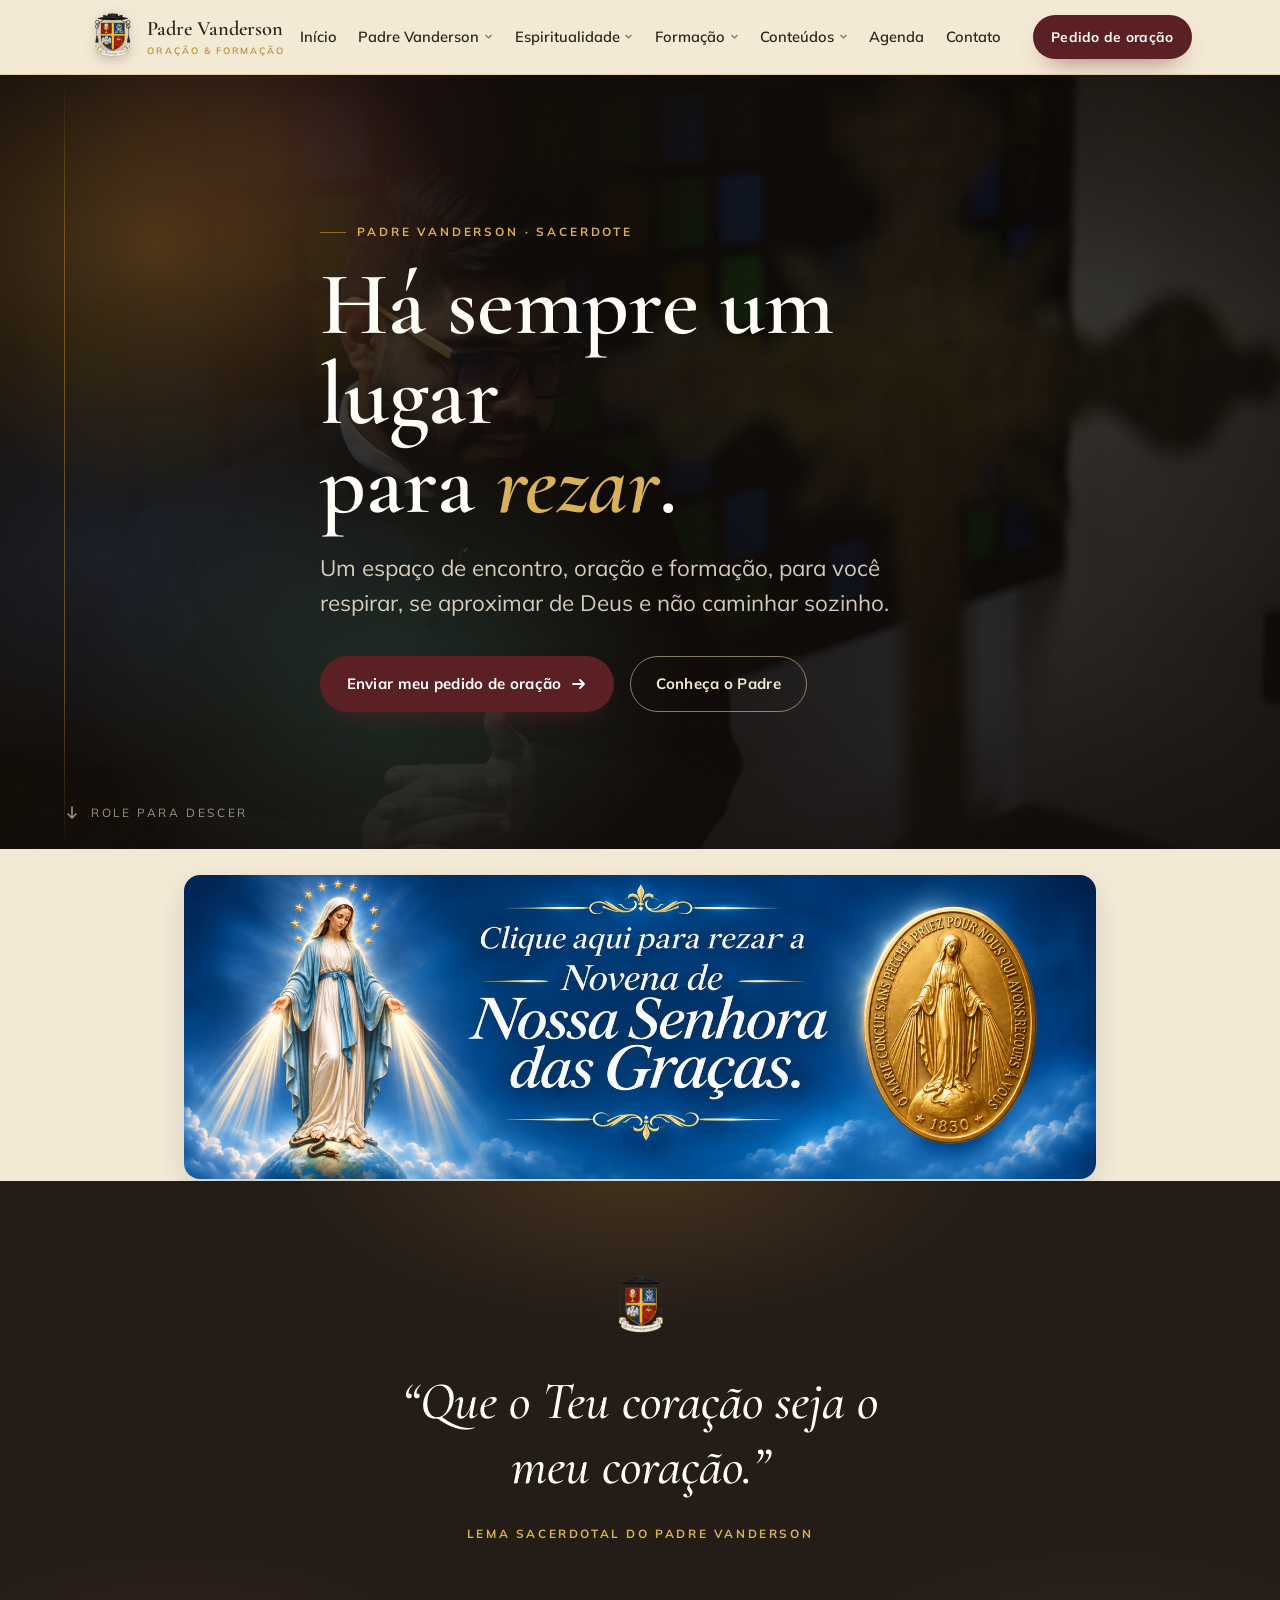
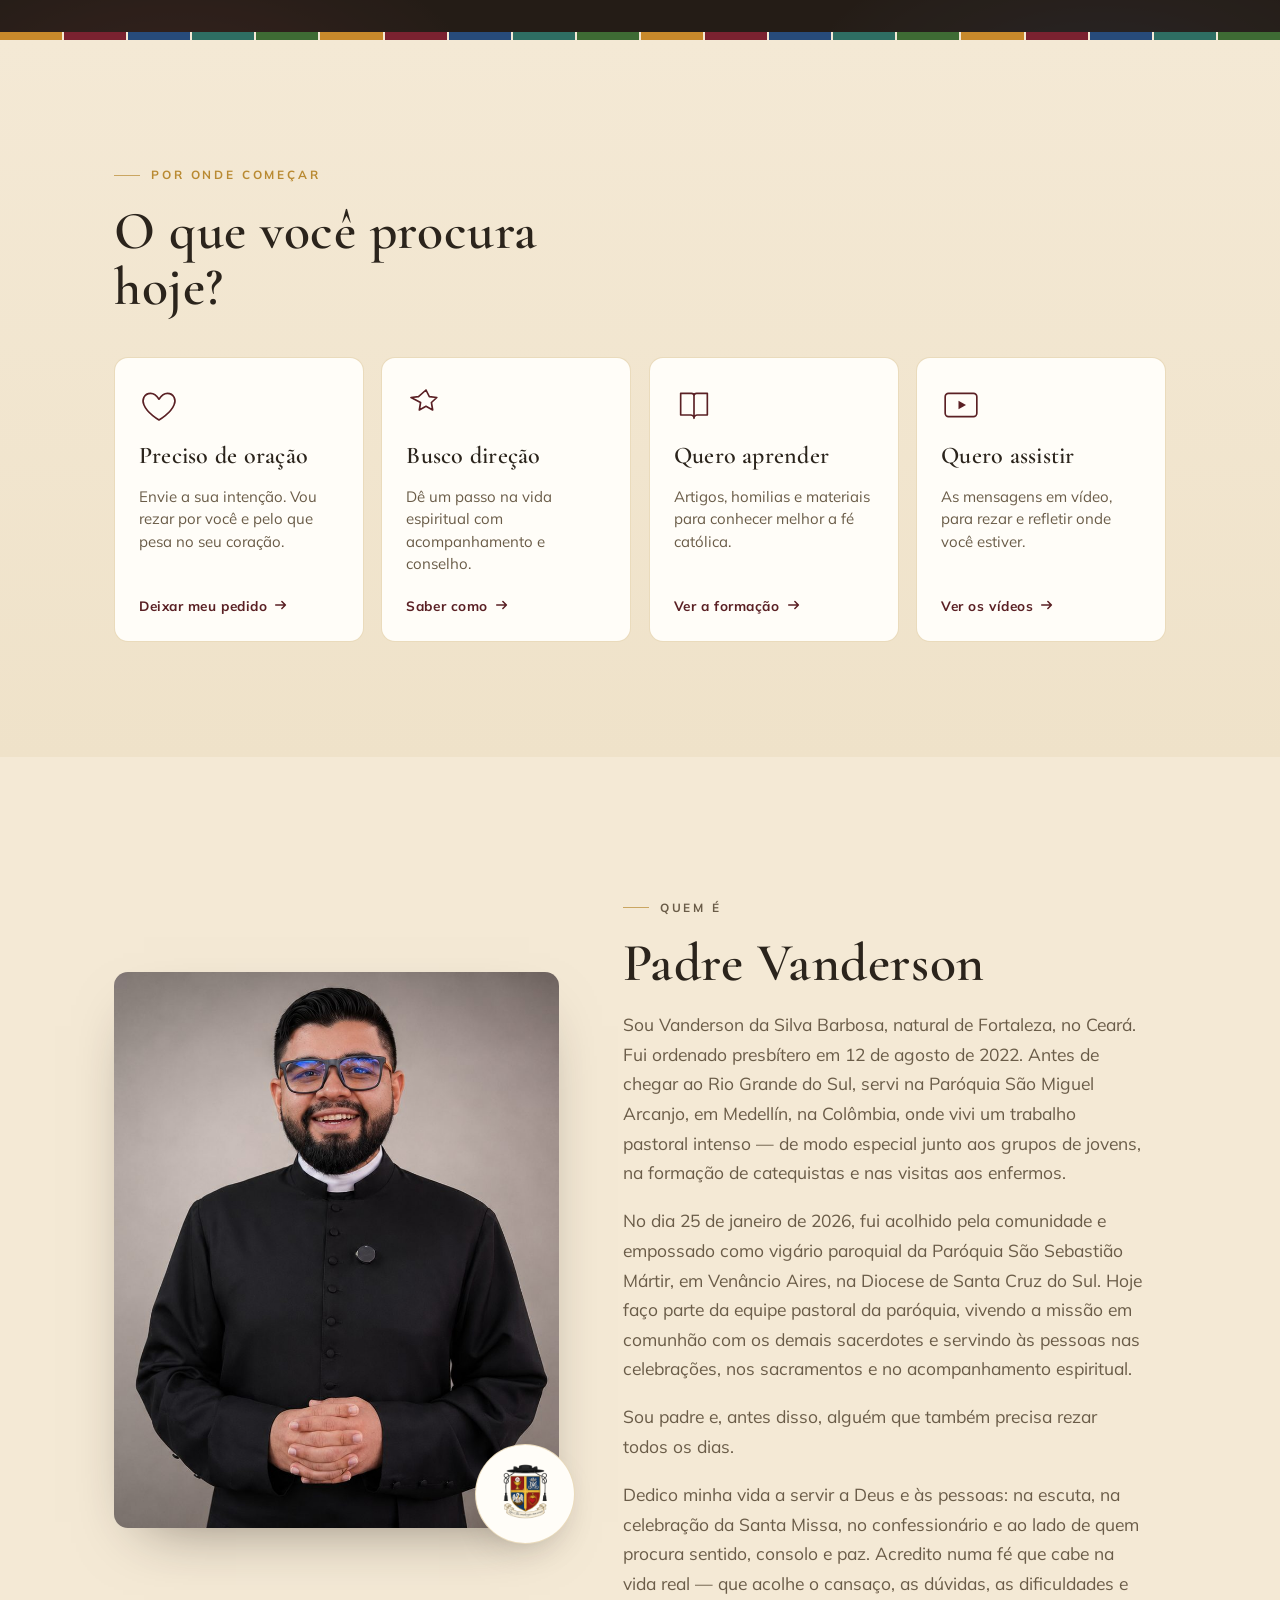
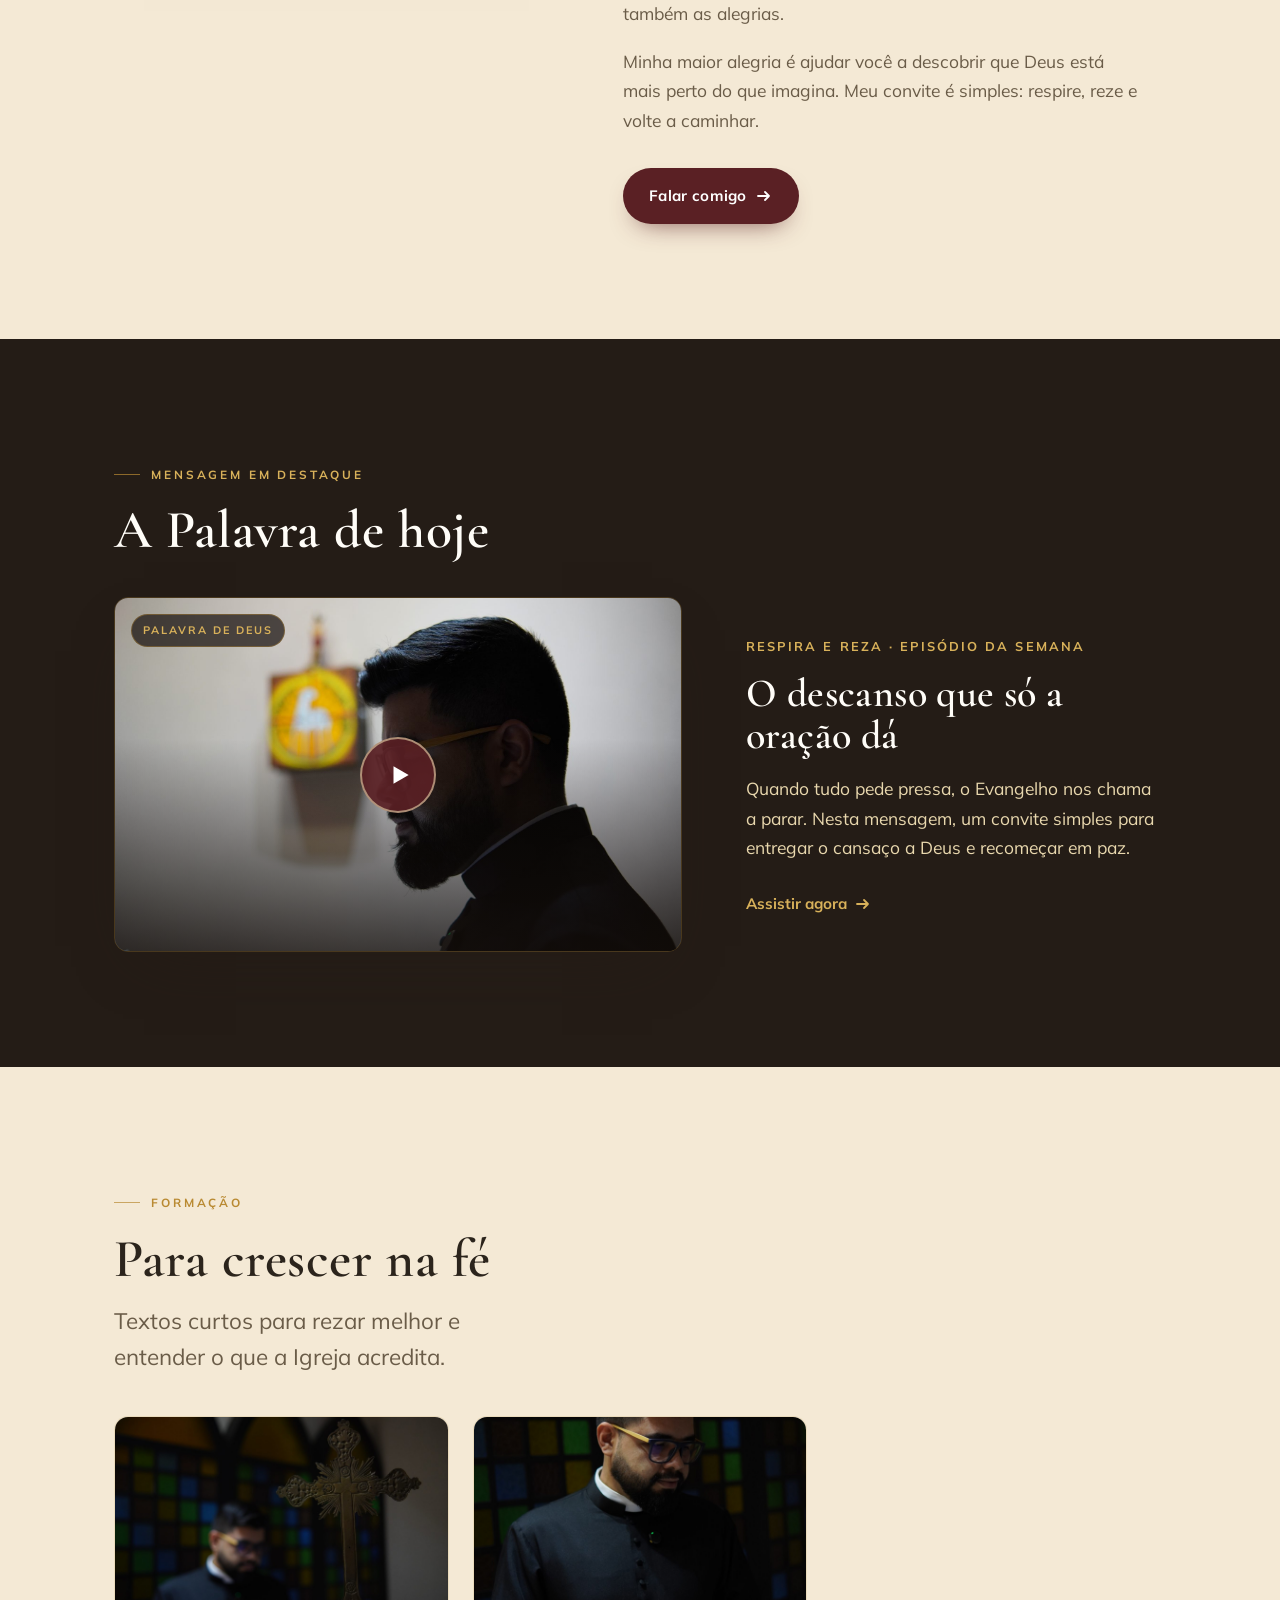
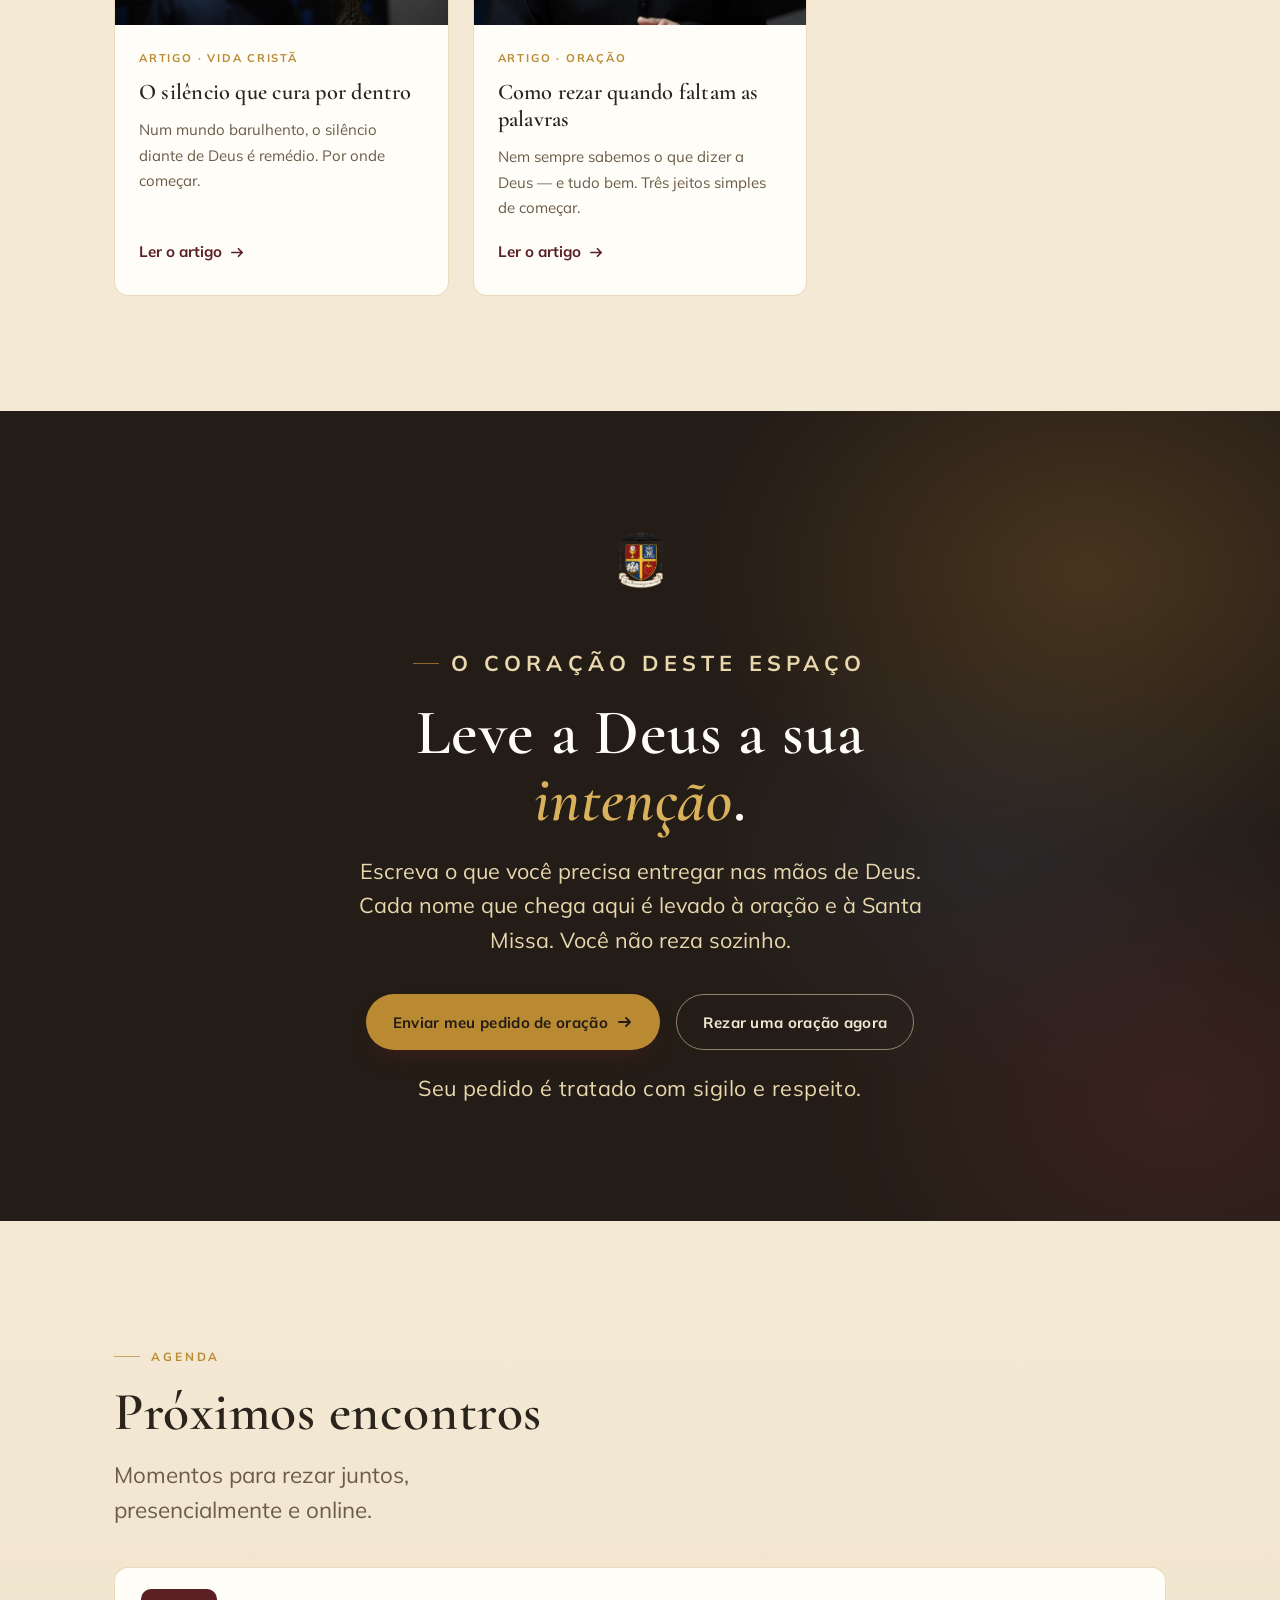
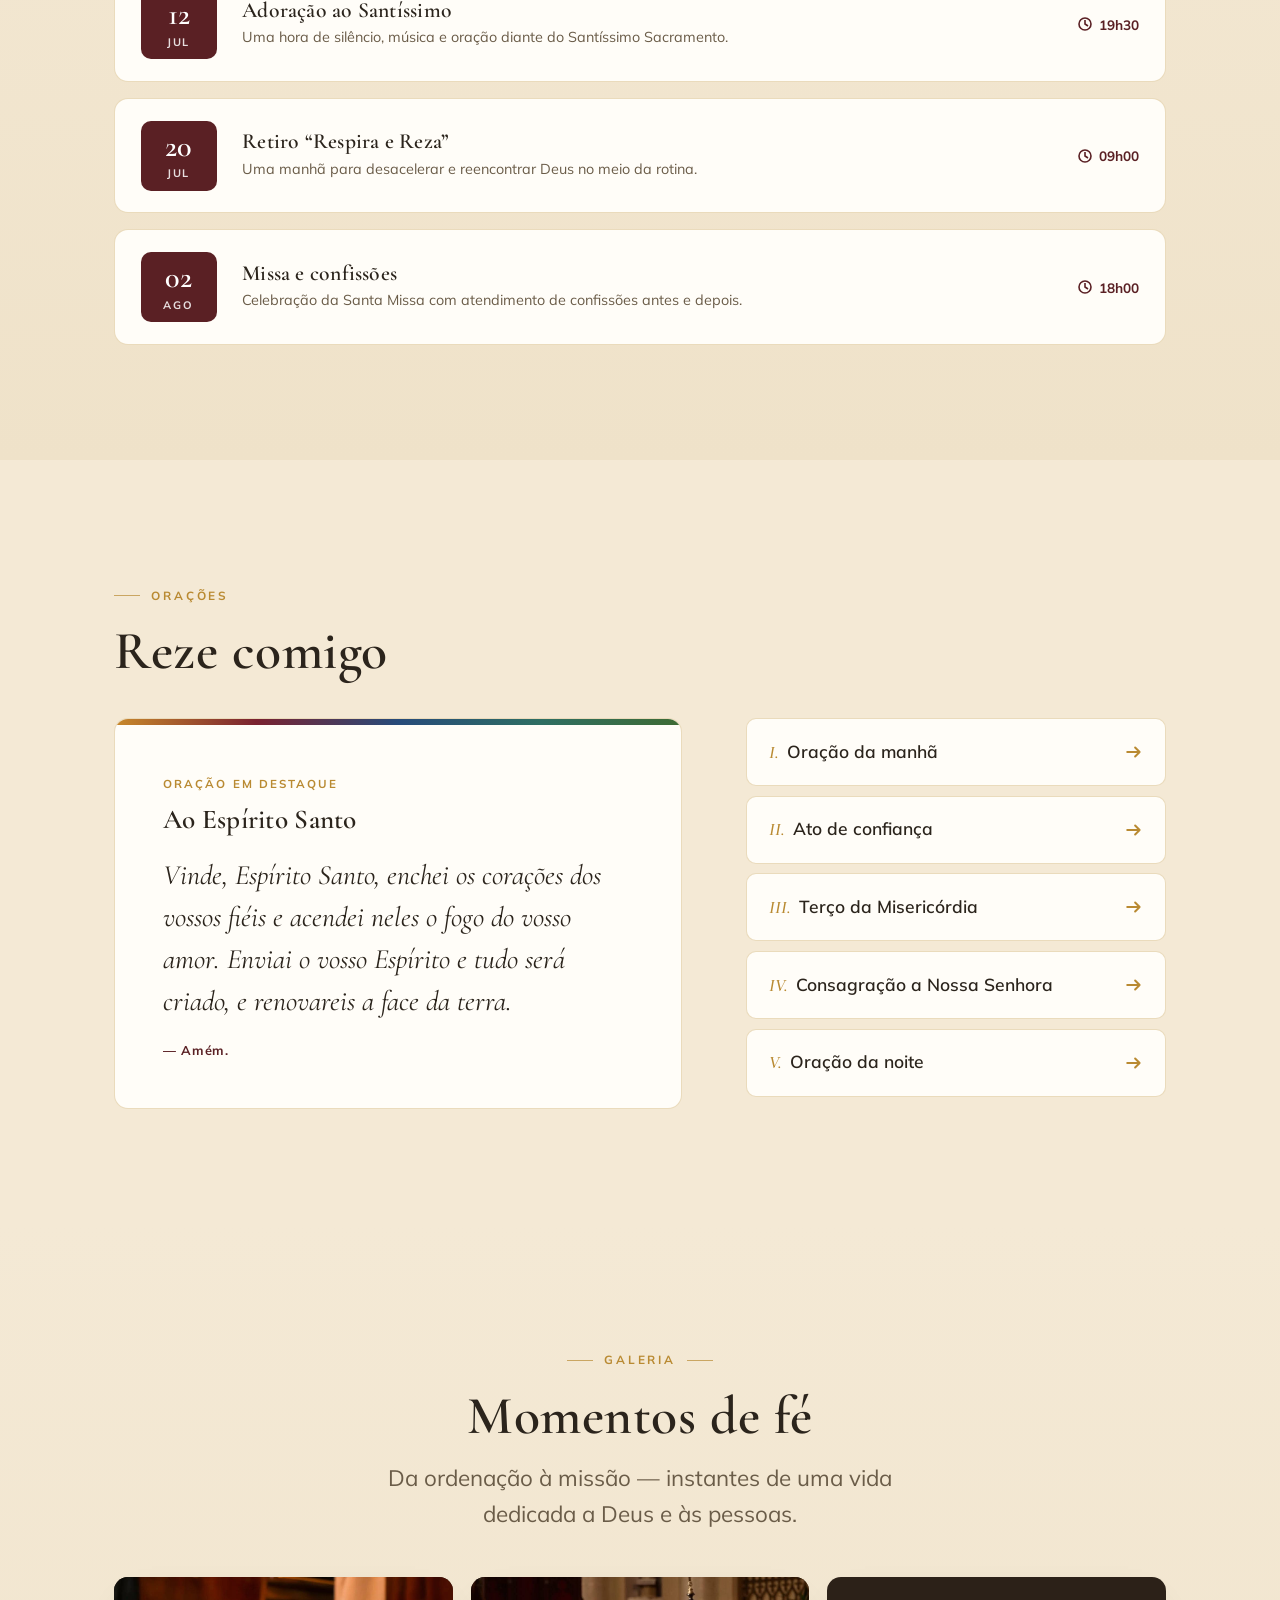
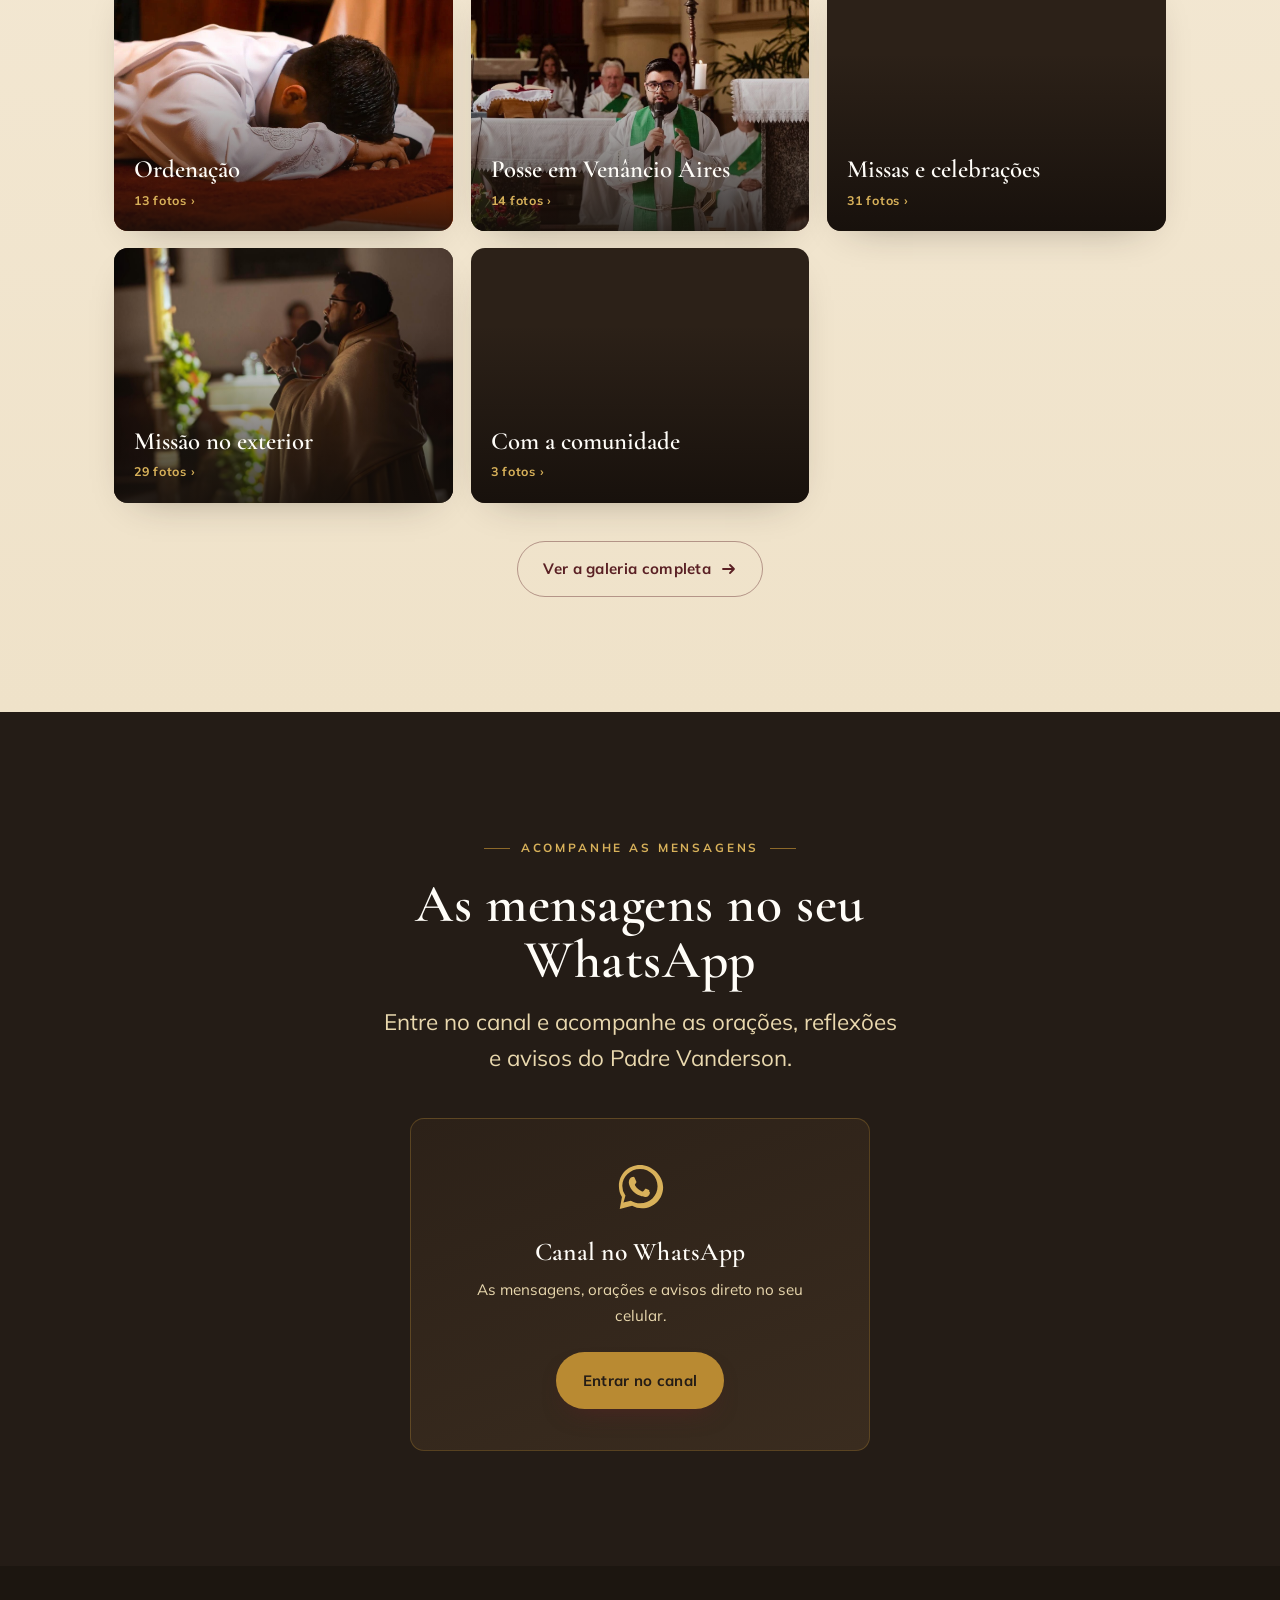
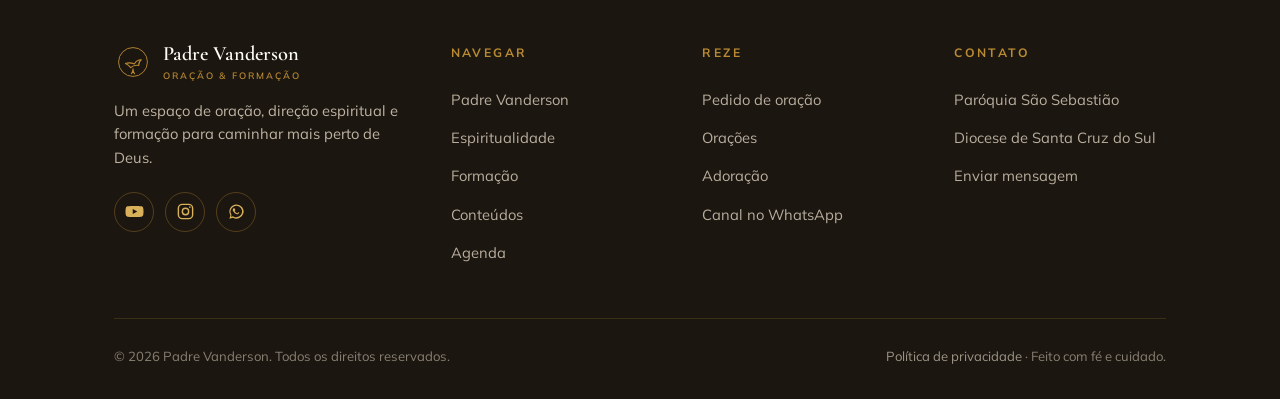
<file: index.html>
<!DOCTYPE html>
<html lang="pt-BR">
<head>
<meta charset="UTF-8">
<meta name="viewport" content="width=device-width, initial-scale=1.0">
<title>Padre Vanderson · Oração, encontro e formação</title>
<meta name="description" content="O espaço do Padre Vanderson: um lugar de oração, direção espiritual e formação para caminhar mais perto de Deus. Deixe aqui o seu pedido de oração.">
<link rel="preconnect" href="https://fonts.googleapis.com">
<link rel="preconnect" href="https://fonts.gstatic.com" crossorigin>
<link href="https://fonts.googleapis.com/css2?family=Cormorant+Garamond:ital,wght@0,500;0,600;1,500;1,600&family=Mulish:wght@400;500;600;700;800&display=swap" rel="stylesheet">
<link rel="stylesheet" href="styles.css">
<link rel="icon" type="image/png" href="assets/img/brasao-escudo.png">
</head>
<body>

<!-- símbolos SVG reutilizáveis -->
<svg width="0" height="0" style="position:absolute" aria-hidden="true">
  <symbol id="dove" viewBox="0 0 100 100">
    <g fill="none" stroke="currentColor" stroke-width="3.2" stroke-linecap="round" stroke-linejoin="round">
      <path d="M22 56c10-4 20-3 30 1 4-9 13-14 23-14-6 4-9 11-9 19-10-2-20 1-27 8-5-6-11-11-17-14z"/>
      <path d="M50 76c0 6-2 12-6 17M50 76c0 6 2 12 6 17M50 76c0 7 0 13 0 19"/>
      <circle cx="70" cy="59" r="1.6" fill="currentColor" stroke="none"/>
    </g>
  </symbol>
  <symbol id="dove-circle" viewBox="0 0 100 100">
    <circle cx="50" cy="50" r="38" fill="none" stroke="currentColor" stroke-width="2.4"/>
    <g fill="none" stroke="currentColor" stroke-width="2.8" stroke-linecap="round" stroke-linejoin="round">
      <path d="M30 54c8-3 16-2 24 1 3-7 10-11 18-11-5 3-7 9-7 15-8-1-16 1-21 6-4-5-9-9-14-11z"/>
      <path d="M50 68c0 5-1 9-4 13M50 68c0 5 1 9 4 13"/>
    </g>
  </symbol>
  <symbol id="crest-line" viewBox="0 0 100 100">
    <g fill="none" stroke="currentColor" stroke-width="3.2" stroke-linecap="round" stroke-linejoin="round">
      <path d="M24 18 H76 V50 C76 71 61 83 50 89 C39 83 24 71 24 50 Z"/>
      <path d="M50 18 V86"/>
      <path d="M25 45 H75"/>
    </g>
  </symbol>
</svg>

<!-- ============================ CABEÇALHO ============================ -->
<header class="site-header" id="topo">
  <nav class="nav" aria-label="Principal">
    <a class="brand" href="#topo" aria-label="Padre Vanderson — início">
      <img class="brand__crest" src="assets/img/brasao.png" alt="Brasão do Padre Vanderson" width="48" height="58">
      <span class="brand__name">Padre Vanderson<small>Oração &amp; Formação</small></span>
    </a>

    <ul class="nav-menu">
      <li><a class="nav-link" href="#topo">Início</a></li>
      <li class="has-drop">
        <a class="nav-link" href="#conheca">Padre Vanderson
          <svg class="chev" viewBox="0 0 12 12" aria-hidden="true"><path d="M2 4l4 4 4-4" fill="none" stroke="currentColor" stroke-width="1.6"/></svg>
        </a>
        <ul class="drop">
          <li><a href="#conheca"><!--@sobre_eyebrow-->Quem é<!--/@--></a></li>
          <li><a href="#conheca">Trajetória vocacional</a></li>
          <li><a href="#conheca">Missão</a></li>
        </ul>
      </li>
      <li class="has-drop">
        <a class="nav-link" href="#oracoes">Espiritualidade
          <svg class="chev" viewBox="0 0 12 12" aria-hidden="true"><path d="M2 4l4 4 4-4" fill="none" stroke="currentColor" stroke-width="1.6"/></svg>
        </a>
        <ul class="drop">
          <li><a href="#acessos">Direção espiritual</a></li>
          <li><a href="#oracoes">Orações</a></li>
          <li><a href="https://consagra.lovable.app/" target="_blank" rel="noopener">Consagração total à Virgem Maria</a></li>
          <li><a href="novena/">Novena a N. Sra. das Graças</a></li>
          <li><a href="pedido.html">Pedido de oração</a></li>
        </ul>
      </li>
      <li class="has-drop">
        <a class="nav-link" href="#formacao">Formação
          <svg class="chev" viewBox="0 0 12 12" aria-hidden="true"><path d="M2 4l4 4 4-4" fill="none" stroke="currentColor" stroke-width="1.6"/></svg>
        </a>
        <ul class="drop">
          <li><a href="#formacao">Artigos</a></li>
          <li><a href="#destaque">Homilias</a></li>
          <li><a href="#formacao">Materiais gratuitos</a></li>
        </ul>
      </li>
      <li class="has-drop">
        <a class="nav-link" href="#destaque">Conteúdos
          <svg class="chev" viewBox="0 0 12 12" aria-hidden="true"><path d="M2 4l4 4 4-4" fill="none" stroke="currentColor" stroke-width="1.6"/></svg>
        </a>
        <ul class="drop">
          <li><a href="https://www.youtube.com/channel/UCvTfDBISUCdvA43TUDEplZA" target="_blank" rel="noopener">Vídeos</a></li>
          <li><a href="#receba">Áudios</a></li>
          <li><a href="#galeria">Fotos</a></li>
        </ul>
      </li>
      <li><a class="nav-link" href="#agenda">Agenda</a></li>
      <li><a class="nav-link" href="#contato">Contato</a></li>
    </ul>

    <div class="nav-cta">
      <a class="btn btn--wine" href="pedido.html">Pedido de oração</a>
    </div>

    <button class="nav-toggle" aria-label="Abrir menu" aria-expanded="false" data-menu-open>
      <svg viewBox="0 0 24 24" fill="none" stroke="currentColor" stroke-width="1.8" aria-hidden="true">
        <path d="M3 6h18M3 12h18M3 18h18" stroke-linecap="round"/>
      </svg>
    </button>
  </nav>
</header>

<!-- menu móvel -->
<div class="mobile-menu" id="mobileMenu" aria-hidden="true">
  <button class="mobile-menu__close" aria-label="Fechar menu" data-menu-close>
    <svg viewBox="0 0 24 24" fill="none" stroke="currentColor" stroke-width="1.8" aria-hidden="true"><path d="M6 6l12 12M18 6L6 18" stroke-linecap="round"/></svg>
  </button>
  <ul>
    <li><a href="#topo" data-menu-close>Início</a></li>
    <li><a href="#conheca" data-menu-close>Padre Vanderson</a>
      <div class="sub"><a href="#conheca" data-menu-close>Quem é</a><a href="#conheca" data-menu-close>Missão</a></div></li>
    <li><a href="#oracoes" data-menu-close>Espiritualidade</a>
      <div class="sub"><a href="#acessos" data-menu-close>Direção espiritual</a><a href="#oracoes" data-menu-close>Orações</a><a href="https://consagra.lovable.app/" target="_blank" rel="noopener" data-menu-close>Consagração total à Virgem Maria</a><a href="novena/" data-menu-close>Novena a N. Sra. das Graças</a><a href="pedido.html" data-menu-close>Pedido de oração</a></div></li>
    <li><a href="#formacao" data-menu-close>Formação</a></li>
    <li><a href="#destaque" data-menu-close>Conteúdos</a>
      <div class="sub"><a href="https://www.youtube.com/channel/UCvTfDBISUCdvA43TUDEplZA" target="_blank" rel="noopener">Vídeos</a><a href="galeria.html">Fotos</a></div></li>
    <li><a href="#agenda" data-menu-close>Agenda</a></li>
    <li><a href="#contato" data-menu-close>Contato</a></li>
  </ul>
  <a class="btn btn--wine" href="pedido.html" data-menu-close>Enviar meu pedido de oração</a>
</div>

<!-- ============================ HERÓI ============================ -->
<section class="hero">
  <div class="hero__media">
    <img src="assets/img/hero.jpg" alt="Padre Vanderson em oração diante do vitral da capela" fetchpriority="high">
  </div>
  <div class="hero__scrim"></div>
  <div class="hero__vitral"></div>
  <div class="hero__caming"></div>

  <div class="container">
    <div class="hero__inner">
      <p class="eyebrow"><!--@hero_eyebrow-->Padre Vanderson · Sacerdote<!--/@--></p>
      <h1 class="hero__title"><!--@hero_title-->Há sempre um lugar<br>para <em>rezar</em>.<!--/@--></h1>
      <p class="hero__sub"><!--@hero_sub-->Um espaço de encontro, oração e formação, para você respirar, se aproximar de Deus e não caminhar sozinho.<!--/@--></p>
      <div class="hero__actions">
        <a class="btn btn--wine" href="pedido.html">Enviar meu pedido de oração
          <svg class="arrow" width="16" height="16" viewBox="0 0 16 16" fill="none" aria-hidden="true"><path d="M2 8h11M9 4l4 4-4 4" stroke="currentColor" stroke-width="1.8" stroke-linecap="round" stroke-linejoin="round"/></svg>
        </a>
        <a class="btn btn--ghost" href="#conheca">Conheça o Padre</a>
      </div>
    </div>
  </div>

  <div class="hero__foot">
    <svg viewBox="0 0 16 16" fill="none" aria-hidden="true"><path d="M8 2v11M4 9l4 4 4-4" stroke="currentColor" stroke-width="1.6" stroke-linecap="round" stroke-linejoin="round"/></svg>
    Role para descer
  </div>
</section>
<section class="section-banner">
  <div class="container">
    <a href="novena/" aria-label="Clique aqui para rezar a Novena de Nossa Senhora das Graças">
      <img src="assets/img/banner-novena.jpg" alt="Clique aqui para rezar a Novena de Nossa Senhora das Graças" loading="lazy">
    </a>
  </div>
</section>

<!-- ============================ GRAVAÇÕES DA NOVENA ============================ -->
<section class="section-videohoje" data-galeria-wrap hidden style="padding:48px 0">
  <div class="container" style="text-align:center">
    <p style="font-family:'Cormorant Garamond',serif;font-size:1.9rem;color:#b3924c;margin:0 0 8px">Gravações da Novena</p>
    <p style="color:#6d6049;margin:0 0 24px">Reveja a oração de cada dia de Nossa Senhora das Graças</p>
    <div id="galeria-novena"></div>
  </div>
</section>

<!-- ============================ LEMA SACERDOTAL ============================ -->
<section class="lema" id="lema">
  <div class="lema__glow"></div>
  <div class="container lema__inner reveal">
    <img class="lema__mark" src="assets/img/brasao.png" alt="" aria-hidden="true">
    <p class="lema__text"><!--@lema_text-->“Que o Teu coração seja o meu coração.”<!--/@--></p>
    <p class="lema__cite"><!--@lema_cite-->Lema sacerdotal do Padre Vanderson<!--/@--></p>
  </div>
</section>

<div class="glass-ribbon" aria-hidden="true"><i></i><i></i><i></i><i></i><i></i><i></i><i></i><i></i><i></i><i></i><i></i><i></i><i></i><i></i><i></i><i></i><i></i><i></i><i></i><i></i></div>

<!-- ============================ ACESSOS RÁPIDOS ============================ -->
<section class="section band-ivory-2" id="acessos">
  <div class="container">
    <div class="section-head reveal">
      <p class="eyebrow">Por onde começar</p>
      <h2 class="h2">O que você procura hoje?</h2>
    </div>
    <div class="quick__grid">
      <a class="qcard reveal" href="pedido.html">
        <svg class="qcard__icon" viewBox="0 0 48 48" fill="none" stroke="currentColor" stroke-width="2" aria-hidden="true"><path d="M24 42s-14-8-18-18C3 18 6 10 14 10c5 0 8 4 10 7 2-3 5-7 10-7 8 0 11 8 8 14-4 10-18 18-18 18z" stroke-linejoin="round"/></svg>
        <h3 class="qcard__title">Preciso de oração</h3>
        <p class="qcard__text">Envie a sua intenção. Vou rezar por você e pelo que pesa no seu coração.</p>
        <span class="qcard__go">Deixar meu pedido <svg class="arrow" width="14" height="14" viewBox="0 0 16 16" fill="none" aria-hidden="true"><path d="M2 8h11M9 4l4 4-4 4" stroke="currentColor" stroke-width="1.8" stroke-linecap="round" stroke-linejoin="round"/></svg></span>
      </a>
      <a class="qcard reveal" href="#acessos">
        <svg class="qcard__icon" viewBox="0 0 48 48" fill="none" stroke="currentColor" stroke-width="2" aria-hidden="true"><path d="M24 6l4 8 9 1-6.5 6 1.5 9-8-4.5-8 4.5 1.5-9L6 15l9-1z" stroke-linejoin="round"/></svg>
        <h3 class="qcard__title">Busco direção</h3>
        <p class="qcard__text">Dê um passo na vida espiritual com acompanhamento e conselho.</p>
        <span class="qcard__go">Saber como <svg class="arrow" width="14" height="14" viewBox="0 0 16 16" fill="none" aria-hidden="true"><path d="M2 8h11M9 4l4 4-4 4" stroke="currentColor" stroke-width="1.8" stroke-linecap="round" stroke-linejoin="round"/></svg></span>
      </a>
      <a class="qcard reveal" href="#formacao">
        <svg class="qcard__icon" viewBox="0 0 48 48" fill="none" stroke="currentColor" stroke-width="2" aria-hidden="true"><path d="M8 10h13a3 3 0 0 1 3 3v27a4 4 0 0 0-4-4H8zM40 10H27a3 3 0 0 0-3 3v27a4 4 0 0 1 4-4h12z" stroke-linejoin="round"/></svg>
        <h3 class="qcard__title">Quero aprender</h3>
        <p class="qcard__text">Artigos, homilias e materiais para conhecer melhor a fé católica.</p>
        <span class="qcard__go">Ver a formação <svg class="arrow" width="14" height="14" viewBox="0 0 16 16" fill="none" aria-hidden="true"><path d="M2 8h11M9 4l4 4-4 4" stroke="currentColor" stroke-width="1.8" stroke-linecap="round" stroke-linejoin="round"/></svg></span>
      </a>
      <a class="qcard reveal" href="#destaque">
        <svg class="qcard__icon" viewBox="0 0 48 48" fill="none" stroke="currentColor" stroke-width="2" aria-hidden="true"><rect x="5" y="10" width="38" height="28" rx="4"/><path d="M21 19l9 5-9 5z" fill="currentColor" stroke="none"/></svg>
        <h3 class="qcard__title">Quero assistir</h3>
        <p class="qcard__text">As mensagens em vídeo, para rezar e refletir onde você estiver.</p>
        <span class="qcard__go">Ver os vídeos <svg class="arrow" width="14" height="14" viewBox="0 0 16 16" fill="none" aria-hidden="true"><path d="M2 8h11M9 4l4 4-4 4" stroke="currentColor" stroke-width="1.8" stroke-linecap="round" stroke-linejoin="round"/></svg></span>
      </a>
    </div>
  </div>
</section>

<!-- ============================ CONHEÇA O PADRE ============================ -->
<section class="section band-ivory" id="conheca">
  <div class="container about__grid">
    <div class="about__media reveal">
      <img src="assets/img/retrato-sorriso.jpg" alt="Retrato do Padre Vanderson sorrindo">
      <span class="badge"><img src="assets/img/brasao.png" alt="" aria-hidden="true"></span>
    </div>
    <div class="about__body reveal">
      <p class="eyebrow">Quem é</p>
      <h2 class="h2">Padre Vanderson</h2>
      <p>Sou Vanderson da Silva Barbosa, natural de Fortaleza, no Ceará. Fui ordenado presbítero em 12 de agosto de 2022. Antes de chegar ao Rio Grande do Sul, servi na Paróquia São Miguel Arcanjo, em Medellín, na Colômbia, onde vivi um trabalho pastoral intenso — de modo especial junto aos grupos de jovens, na formação de catequistas e nas visitas aos enfermos.</p>
<p>No dia 25 de janeiro de 2026, fui acolhido pela comunidade e empossado como vigário paroquial da Paróquia São Sebastião Mártir, em Venâncio Aires, na Diocese de Santa Cruz do Sul. Hoje faço parte da equipe pastoral da paróquia, vivendo a missão em comunhão com os demais sacerdotes e servindo às pessoas nas celebrações, nos sacramentos e no acompanhamento espiritual.</p>
<p>Sou padre e, antes disso, alguém que também precisa rezar todos os dias.</p>
<p>Dedico minha vida a servir a Deus e às pessoas: na escuta, na celebração da Santa Missa, no confessionário e ao lado de quem procura sentido, consolo e paz. Acredito numa fé que cabe na vida real — que acolhe o cansaço, as dúvidas, as dificuldades e também as alegrias.</p>
<p>Minha maior alegria é ajudar você a descobrir que Deus está mais perto do que imagina. Meu convite é simples: respire, reze e volte a caminhar.</p>
      <a class="btn btn--wine" href="pedido.html">Falar comigo
        <svg class="arrow" width="16" height="16" viewBox="0 0 16 16" fill="none" aria-hidden="true"><path d="M2 8h11M9 4l4 4-4 4" stroke="currentColor" stroke-width="1.8" stroke-linecap="round" stroke-linejoin="round"/></svg>
      </a>
    </div>
  </div>
</section>

<!-- ============================ MENSAGEM EM DESTAQUE ============================ -->
<section class="section band-brown" id="destaque">
  <div class="container">
    <div class="section-head reveal">
      <p class="eyebrow"><!--@palavra_eyebrow-->Mensagem em destaque<!--/@--></p>
      <h2 class="h2"><!--@palavra_titulo-->A Palavra de hoje<!--/@--></h2>
    </div>
    <div class="featured__grid">
      <a class="video-card reveal" href="https://www.youtube.com/channel/UCvTfDBISUCdvA43TUDEplZA" target="_blank" rel="noopener" aria-label="Assistir à mensagem em destaque">
        <img src="assets/img/espirito-santo.jpg" alt="Padre Vanderson diante do ícone do Espírito Santo">
        <div class="video-card__scrim"></div>
        <span class="video-card__tag">Palavra de Deus</span>
        <span class="video-card__play"><svg viewBox="0 0 24 24" fill="currentColor" aria-hidden="true"><path d="M6 4l14 8-14 8z"/></svg></span>
      </a>
      <div class="featured__body reveal">
        <span class="kicker"><!--@palavra_kicker-->Respira e Reza · Episódio da semana<!--/@--></span>
        <h3><!--@palavra_h3-->O descanso que só a oração dá<!--/@--></h3>
        <p><!--@palavra_texto-->Quando tudo pede pressa, o Evangelho nos chama a parar. Nesta mensagem, um convite simples para entregar o cansaço a Deus e recomeçar em paz.<!--/@--></p>
        <a class="textlink" href="https://www.youtube.com/channel/UCvTfDBISUCdvA43TUDEplZA" target="_blank" rel="noopener">Assistir agora
          <svg class="arrow" width="16" height="16" viewBox="0 0 16 16" fill="none" aria-hidden="true"><path d="M2 8h11M9 4l4 4-4 4" stroke="currentColor" stroke-width="1.8" stroke-linecap="round" stroke-linejoin="round"/></svg>
        </a>
      </div>
    </div>
  </div>
</section>

<!-- ============================ FORMAÇÃO ============================ -->
<section class="section band-ivory" id="formacao">
  <div class="container">
    <div class="section-head reveal">
      <p class="eyebrow">Formação</p>
      <h2 class="h2">Para crescer na fé</h2>
      <p class="lead">Textos curtos para rezar melhor e entender o que a Igreja acredita.</p>
    </div>
    <div class="cards" id="artigos-home">
      
    </div>
  </div>
</section>

<!-- ============================ PEDIDO DE ORAÇÃO ============================ -->
<section class="section prayer" id="pedido">
  <div class="prayer__vitral"></div>
  <div class="container prayer__inner reveal">
    <img class="prayer__mark" src="assets/img/brasao.png" alt="" aria-hidden="true">
    <p class="eyebrow" style="justify-content:center">O coração deste espaço</p>
    <h2>Leve a Deus a sua <em>intenção</em>.</h2>
    <p>Escreva o que você precisa entregar nas mãos de Deus. Cada nome que chega aqui é levado à oração e à Santa Missa. Você não reza sozinho.</p>
    <div class="prayer__actions">
      <a class="btn btn--gold" href="pedido.html">Enviar meu pedido de oração
        <svg class="arrow" width="16" height="16" viewBox="0 0 16 16" fill="none" aria-hidden="true"><path d="M2 8h11M9 4l4 4-4 4" stroke="currentColor" stroke-width="1.8" stroke-linecap="round" stroke-linejoin="round"/></svg>
      </a>
      <a class="btn btn--ghost" href="#oracoes">Rezar uma oração agora</a>
    </div>
    <p class="prayer__note">Seu pedido é tratado com sigilo e respeito.</p>
  </div>
</section>

<!-- ============================ AGENDA ============================ -->
<section class="section band-ivory-2" id="agenda">
  <div class="container">
    <div class="section-head reveal">
      <p class="eyebrow">Agenda</p>
      <h2 class="h2">Próximos encontros</h2>
      <p class="lead">Momentos para rezar juntos, presencialmente e online.</p>
    </div>
    <div class="agenda__list">
<article class="event reveal">
<div class="event__date"><b>12</b><span>Jul</span></div>
<div class="event__info">
<h3>Adoração ao Santíssimo</h3>
<p>Uma hora de silêncio, música e oração diante do Santíssimo Sacramento.</p>
</div>
<div class="event__meta">
<svg viewBox="0 0 16 16" fill="none" stroke="currentColor" stroke-width="1.6" aria-hidden="true"><path d="M8 4v4l3 2"/><circle cx="8" cy="8" r="6"/></svg>19h30
</div>
</article>
<article class="event reveal">
<div class="event__date"><b>20</b><span>Jul</span></div>
<div class="event__info">
<h3>Retiro “Respira e Reza”</h3>
<p>Uma manhã para desacelerar e reencontrar Deus no meio da rotina.</p>
</div>
<div class="event__meta">
<svg viewBox="0 0 16 16" fill="none" stroke="currentColor" stroke-width="1.6" aria-hidden="true"><path d="M8 4v4l3 2"/><circle cx="8" cy="8" r="6"/></svg>09h00
</div>
</article>
<article class="event reveal">
<div class="event__date"><b>02</b><span>Ago</span></div>
<div class="event__info">
<h3>Missa e confissões</h3>
<p>Celebração da Santa Missa com atendimento de confissões antes e depois.</p>
</div>
<div class="event__meta">
<svg viewBox="0 0 16 16" fill="none" stroke="currentColor" stroke-width="1.6" aria-hidden="true"><path d="M8 4v4l3 2"/><circle cx="8" cy="8" r="6"/></svg>18h00
</div>
</article>

    </div>
  </div>
</section>

<!-- ============================ ORAÇÕES ============================ -->
<section class="section band-ivory" id="oracoes">
  <div class="container">
    <div class="section-head reveal">
      <p class="eyebrow">Orações</p>
      <h2 class="h2">Reze comigo</h2>
    </div>
    <div class="prayers__grid">
      <div class="prayer-feature reveal">
        <span class="tag"><!--@oracoes_destaque_tag-->Oração em destaque<!--/@--></span>
        <h3><!--@oracoes_destaque_titulo-->Ao Espírito Santo<!--/@--></h3>
        <p class="prayer-feature__text">Vinde, Espírito Santo, enchei os corações dos vossos fiéis e acendei neles o fogo do vosso amor. Enviai o vosso Espírito e tudo será criado, e renovareis a face da terra.
          <span>— Amém.</span>
        </p>
      </div>
      <ul class="prayer-list reveal">
<li><a href="#"><span><i class="n">I.</i> Oração da manhã</span><svg viewBox="0 0 16 16" fill="none" stroke="currentColor" stroke-width="1.8" aria-hidden="true"><path d="M2 8h11M9 4l4 4-4 4" stroke-linecap="round" stroke-linejoin="round"/></svg></a></li>
<li><a href="#"><span><i class="n">II.</i> Ato de confiança</span><svg viewBox="0 0 16 16" fill="none" stroke="currentColor" stroke-width="1.8" aria-hidden="true"><path d="M2 8h11M9 4l4 4-4 4" stroke-linecap="round" stroke-linejoin="round"/></svg></a></li>
<li><a href="#"><span><i class="n">III.</i> Terço da Misericórdia</span><svg viewBox="0 0 16 16" fill="none" stroke="currentColor" stroke-width="1.8" aria-hidden="true"><path d="M2 8h11M9 4l4 4-4 4" stroke-linecap="round" stroke-linejoin="round"/></svg></a></li>
<li><a href="#"><span><i class="n">IV.</i> Consagração a Nossa Senhora</span><svg viewBox="0 0 16 16" fill="none" stroke="currentColor" stroke-width="1.8" aria-hidden="true"><path d="M2 8h11M9 4l4 4-4 4" stroke-linecap="round" stroke-linejoin="round"/></svg></a></li>
<li><a href="#"><span><i class="n">V.</i> Oração da noite</span><svg viewBox="0 0 16 16" fill="none" stroke="currentColor" stroke-width="1.8" aria-hidden="true"><path d="M2 8h11M9 4l4 4-4 4" stroke-linecap="round" stroke-linejoin="round"/></svg></a></li>
</ul>
    </div>
  </div>
</section>

<!-- ============================ GALERIA ============================ -->
<section class="section band-ivory-2" id="galeria">
  <div class="container">
    <div class="section-head section-head--center reveal">
      <p class="eyebrow">Galeria</p>
      <h2 class="h2">Momentos de fé</h2>
      <p class="lead">Da ordenação à missão — instantes de uma vida dedicada a Deus e às pessoas.</p>
    </div>
    <div class="gallery__albums reveal" id="galleryAlbums"></div>
    <div class="gallery__more reveal">
      <a class="btn btn--ghost-dark" href="galeria.html">Ver a galeria completa
        <svg class="arrow" width="16" height="16" viewBox="0 0 16 16" fill="none" aria-hidden="true"><path d="M2 8h11M9 4l4 4-4 4" stroke="currentColor" stroke-width="1.8" stroke-linecap="round" stroke-linejoin="round"/></svg>
      </a>
    </div>
    <noscript><p style="text-align:center;color:var(--ink-soft);margin-top:2rem">Ative o JavaScript para ver a galeria de fotos.</p></noscript>
  </div>
</section>

<!-- ============================ RECEBA AS MENSAGENS ============================ -->
<section class="section band-brown" id="receba">
  <div class="container">
    <div class="section-head section-head--center reveal">
      <p class="eyebrow"><!--@whats_eyebrow-->Acompanhe as mensagens<!--/@--></p>
      <h2 class="h2"><!--@whats_titulo-->As mensagens no seu WhatsApp<!--/@--></h2>
      <p class="lead"><!--@whats_lead-->Entre no canal e acompanhe as orações, reflexões e avisos do Padre Vanderson.<!--/@--></p>
    </div>
    <div class="whatsapp-card whatsapp-card--center reveal">
      <svg class="wa" viewBox="0 0 32 32" fill="currentColor" aria-hidden="true"><path d="M16 3C9 3 3.5 8.5 3.5 15.5c0 2.3.6 4.5 1.8 6.4L4 29l7.3-1.9c1.8 1 3.8 1.5 5.9 1.5 6.9 0 12.5-5.5 12.5-12.5S23 3 16 3zm0 22.7c-1.8 0-3.6-.5-5.1-1.4l-.4-.2-4.3 1.1 1.2-4.2-.3-.4a10 10 0 0 1-1.6-5.4C5.6 9.9 10.2 5.3 16 5.3s10.4 4.6 10.4 10.2S21.8 25.7 16 25.7zm5.7-7.6c-.3-.2-1.8-.9-2.1-1-.3-.1-.5-.2-.7.2s-.8 1-1 1.2c-.2.2-.4.2-.7.1-1.8-.9-3-1.6-4.2-3.6-.3-.5.3-.5.8-1.6.1-.2 0-.4 0-.6s-.7-1.7-1-2.3c-.3-.6-.5-.5-.7-.5h-.6c-.2 0-.6.1-.9.4-1.2 1.2-1.5 2.6-1 4.3.9 2.9 3.1 5.2 6.2 6.4 2.6 1 3.1.8 3.7.8.9-.1 1.8-.8 2.1-1.5.3-.7.3-1.4.2-1.5-.1-.2-.3-.3-.6-.5z"/></svg>
      <h3><!--@whats_card_titulo-->Canal no WhatsApp<!--/@--></h3>
      <p><!--@whats_card_texto-->As mensagens, orações e avisos direto no seu celular.<!--/@--></p>
      <a class="btn btn--gold" href="https://whatsapp.com/channel/0029VaDxDVgDzgTH6yd3kF20" target="_blank" rel="noopener">Entrar no canal</a>
    </div>
  </div>
</section>

<!-- ============================ RODAPÉ ============================ -->
<footer class="site-footer" id="contato">
  <div class="container">
    <div class="footer__top">
      <div class="footer__brand">
        <a class="brand" href="#topo" aria-label="Padre Vanderson">
          <svg class="brand__mark" aria-hidden="true"><use href="#dove-circle"></use></svg>
          <span class="brand__name">Padre Vanderson<small>Oração &amp; Formação</small></span>
        </a>
        <p>Um espaço de oração, direção espiritual e formação para caminhar mais perto de Deus.</p>
        <div class="footer__social">
          <a href="https://www.youtube.com/channel/UCvTfDBISUCdvA43TUDEplZA" target="_blank" rel="noopener" aria-label="YouTube"><svg viewBox="0 0 24 24" fill="currentColor" aria-hidden="true"><path d="M23 7.5a3 3 0 0 0-2.1-2.1C19 5 12 5 12 5s-7 0-8.9.4A3 3 0 0 0 1 7.5 31 31 0 0 0 .6 12 31 31 0 0 0 1 16.5a3 3 0 0 0 2.1 2.1C5 19 12 19 12 19s7 0 8.9-.4a3 3 0 0 0 2.1-2.1 31 31 0 0 0 .4-4.5 31 31 0 0 0-.4-4.5zM9.8 15.3V8.7l5.7 3.3z"/></svg></a>
          <a href="https://www.instagram.com/padrevanderson" target="_blank" rel="noopener" aria-label="Instagram"><svg viewBox="0 0 24 24" fill="none" stroke="currentColor" stroke-width="1.8" aria-hidden="true"><rect x="3" y="3" width="18" height="18" rx="5"/><circle cx="12" cy="12" r="4"/><circle cx="17.5" cy="6.5" r="1" fill="currentColor" stroke="none"/></svg></a>
          <a href="https://whatsapp.com/channel/0029VaDxDVgDzgTH6yd3kF20" target="_blank" rel="noopener" aria-label="Canal no WhatsApp"><svg viewBox="0 0 24 24" fill="currentColor" aria-hidden="true"><path d="M12 3a9 9 0 0 0-7.7 13.6L3 21l4.5-1.2A9 9 0 1 0 12 3zm0 16.3c-1.4 0-2.8-.4-4-1.1l-.3-.2-2.7.7.7-2.6-.2-.3A7.3 7.3 0 1 1 12 19.3zm4.1-5.5c-.2-.1-1.3-.7-1.6-.7-.2-.1-.4-.1-.5.1l-.7.9c-.1.2-.3.2-.5.1a6 6 0 0 1-3-2.6c-.2-.4.2-.4.6-1.2v-.5l-.7-1.7c-.2-.4-.4-.4-.5-.4h-.5c-.2 0-.5 0-.7.3-.9.9-1.1 2.1-.4 3.4a8 8 0 0 0 4.6 4c.4.1.8.1 1.1 0 .6-.1 1.3-.6 1.5-1.1.2-.5.2-1 .1-1.1z"/></svg></a>
        </div>
      </div>
      <div class="footer__col">
        <h4>Navegar</h4>
        <ul>
          <li><a href="#conheca">Padre Vanderson</a></li>
          <li><a href="#oracoes">Espiritualidade</a></li>
          <li><a href="#formacao">Formação</a></li>
          <li><a href="#destaque">Conteúdos</a></li>
          <li><a href="#agenda">Agenda</a></li>
        </ul>
      </div>
      <div class="footer__col">
        <h4>Reze</h4>
        <ul>
          <li><a href="pedido.html">Pedido de oração</a></li>
          <li><a href="#oracoes">Orações</a></li>
          <li><a href="#agenda">Adoração</a></li>
          <li><a href="https://whatsapp.com/channel/0029VaDxDVgDzgTH6yd3kF20" target="_blank" rel="noopener">Canal no WhatsApp</a></li>
        </ul>
      </div>
      <div class="footer__col">
        <h4>Contato</h4>
        <ul>
          <li><a href="https://www.instagram.com/paroquiassm/" target="_blank" rel="noopener">Paróquia São Sebastião</a></li>
          <li><a href="https://diocesesantacruz.com.br/" target="_blank" rel="noopener">Diocese de Santa Cruz do Sul</a></li>
          <li><a href="pedido.html">Enviar mensagem</a></li>
        </ul>
      </div>
    </div>
    <div class="footer__bottom">
      <span>© 2026 Padre Vanderson. Todos os direitos reservados.</span>
      <span><a href="#">Política de privacidade</a> · Feito com fé e cuidado.</span>
    </div>
  </div>
</footer>

<script src="videos-data.js"></script>
<script src="galeria-novena.js"></script>
<script src="galeria-data.js"></script>
<script src="artigos-data.js"></script>
<script src="artigos.js"></script>
<script src="main.js"></script>
<script src="https://identity.netlify.com/v1/netlify-identity-widget.js"></script>
<script>if(window.netlifyIdentity){window.netlifyIdentity.on("init",function(u){if(!u){window.netlifyIdentity.on("login",function(){document.location.href="/admin/";});}});}</script>
</body>
</html>
</file>
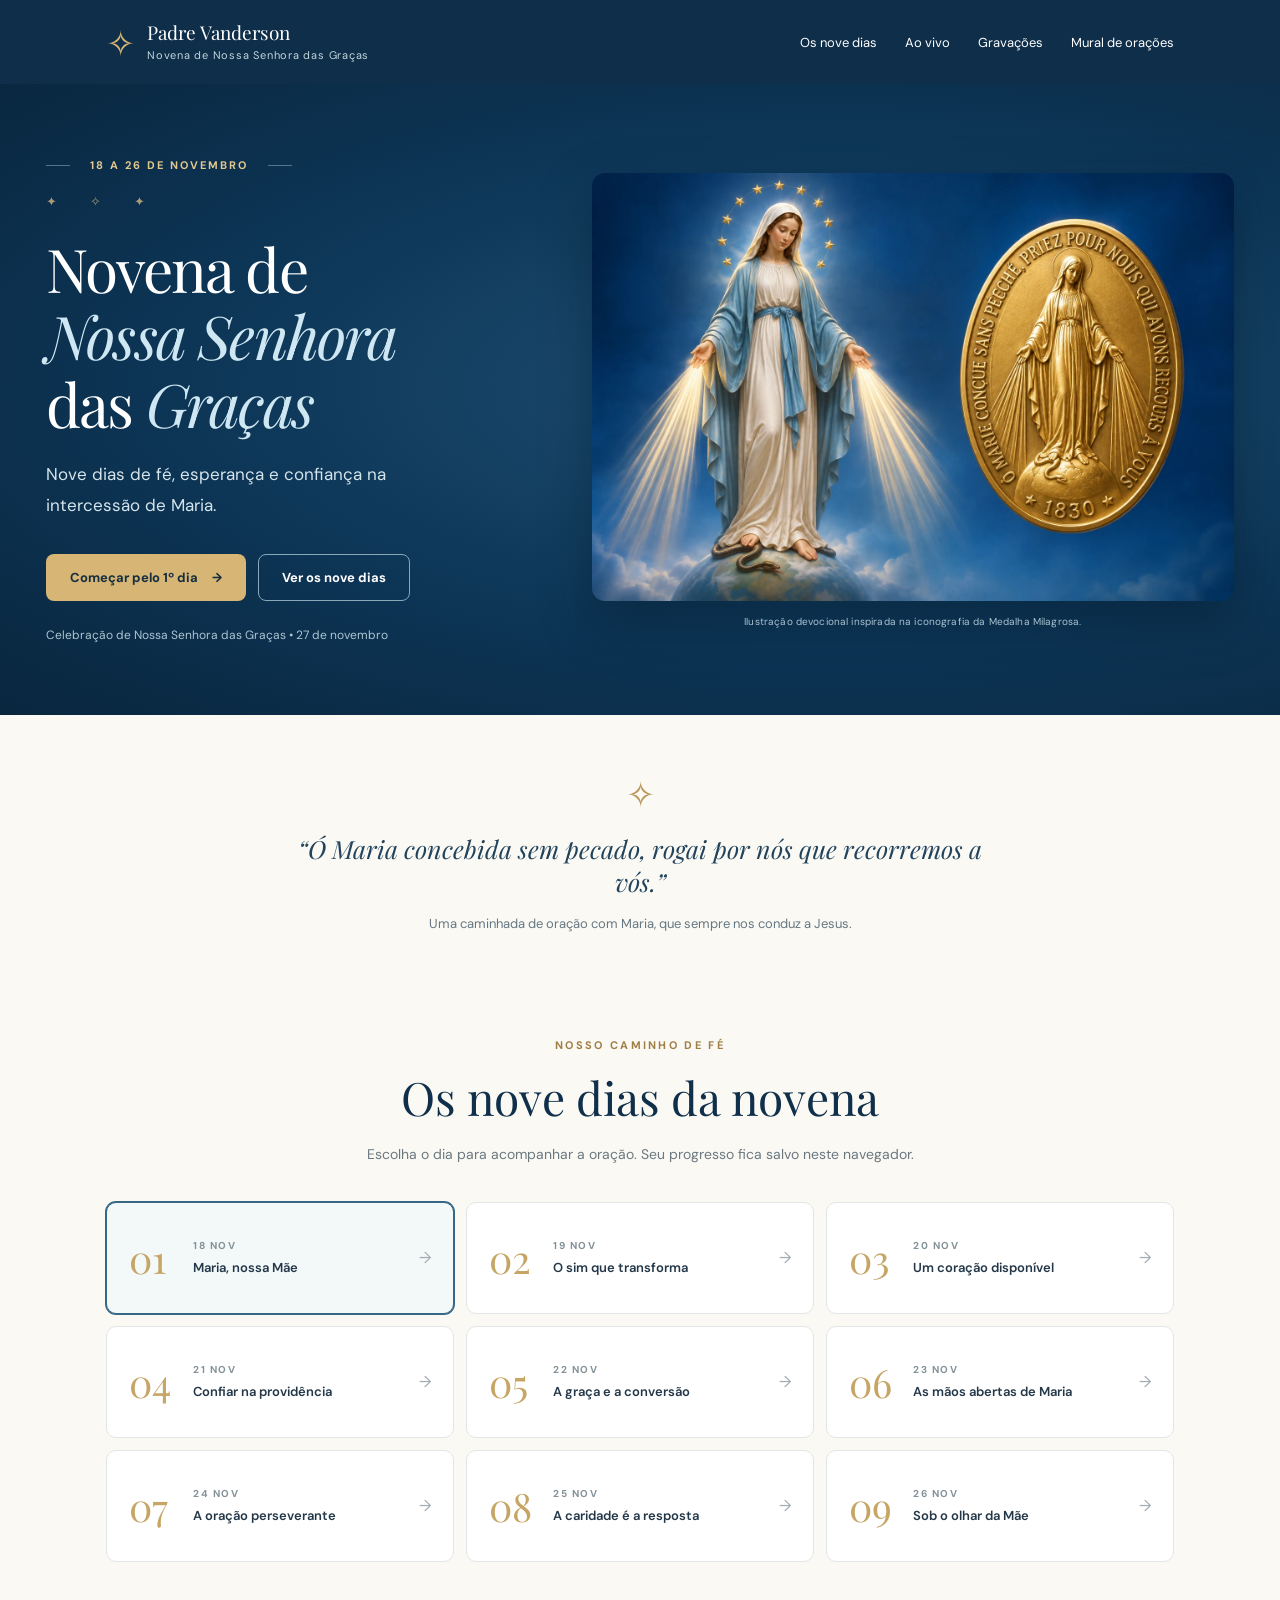
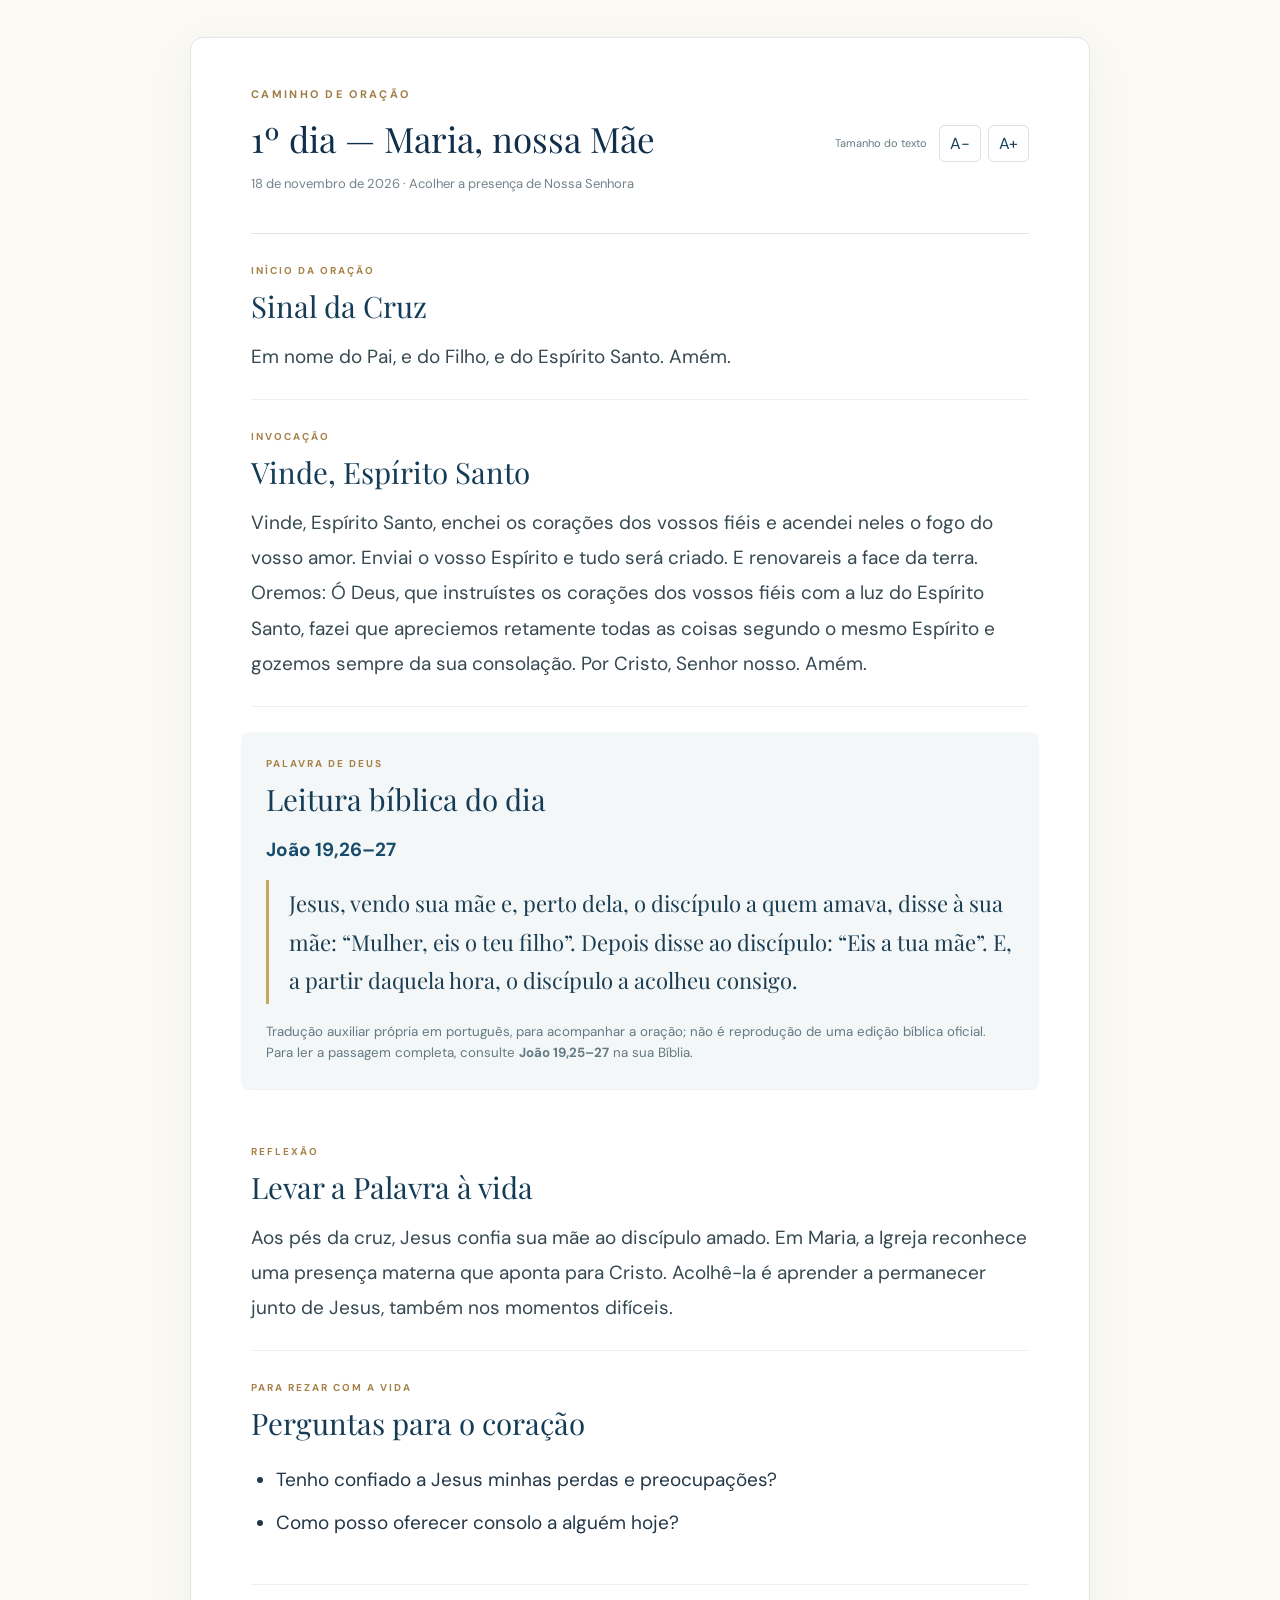
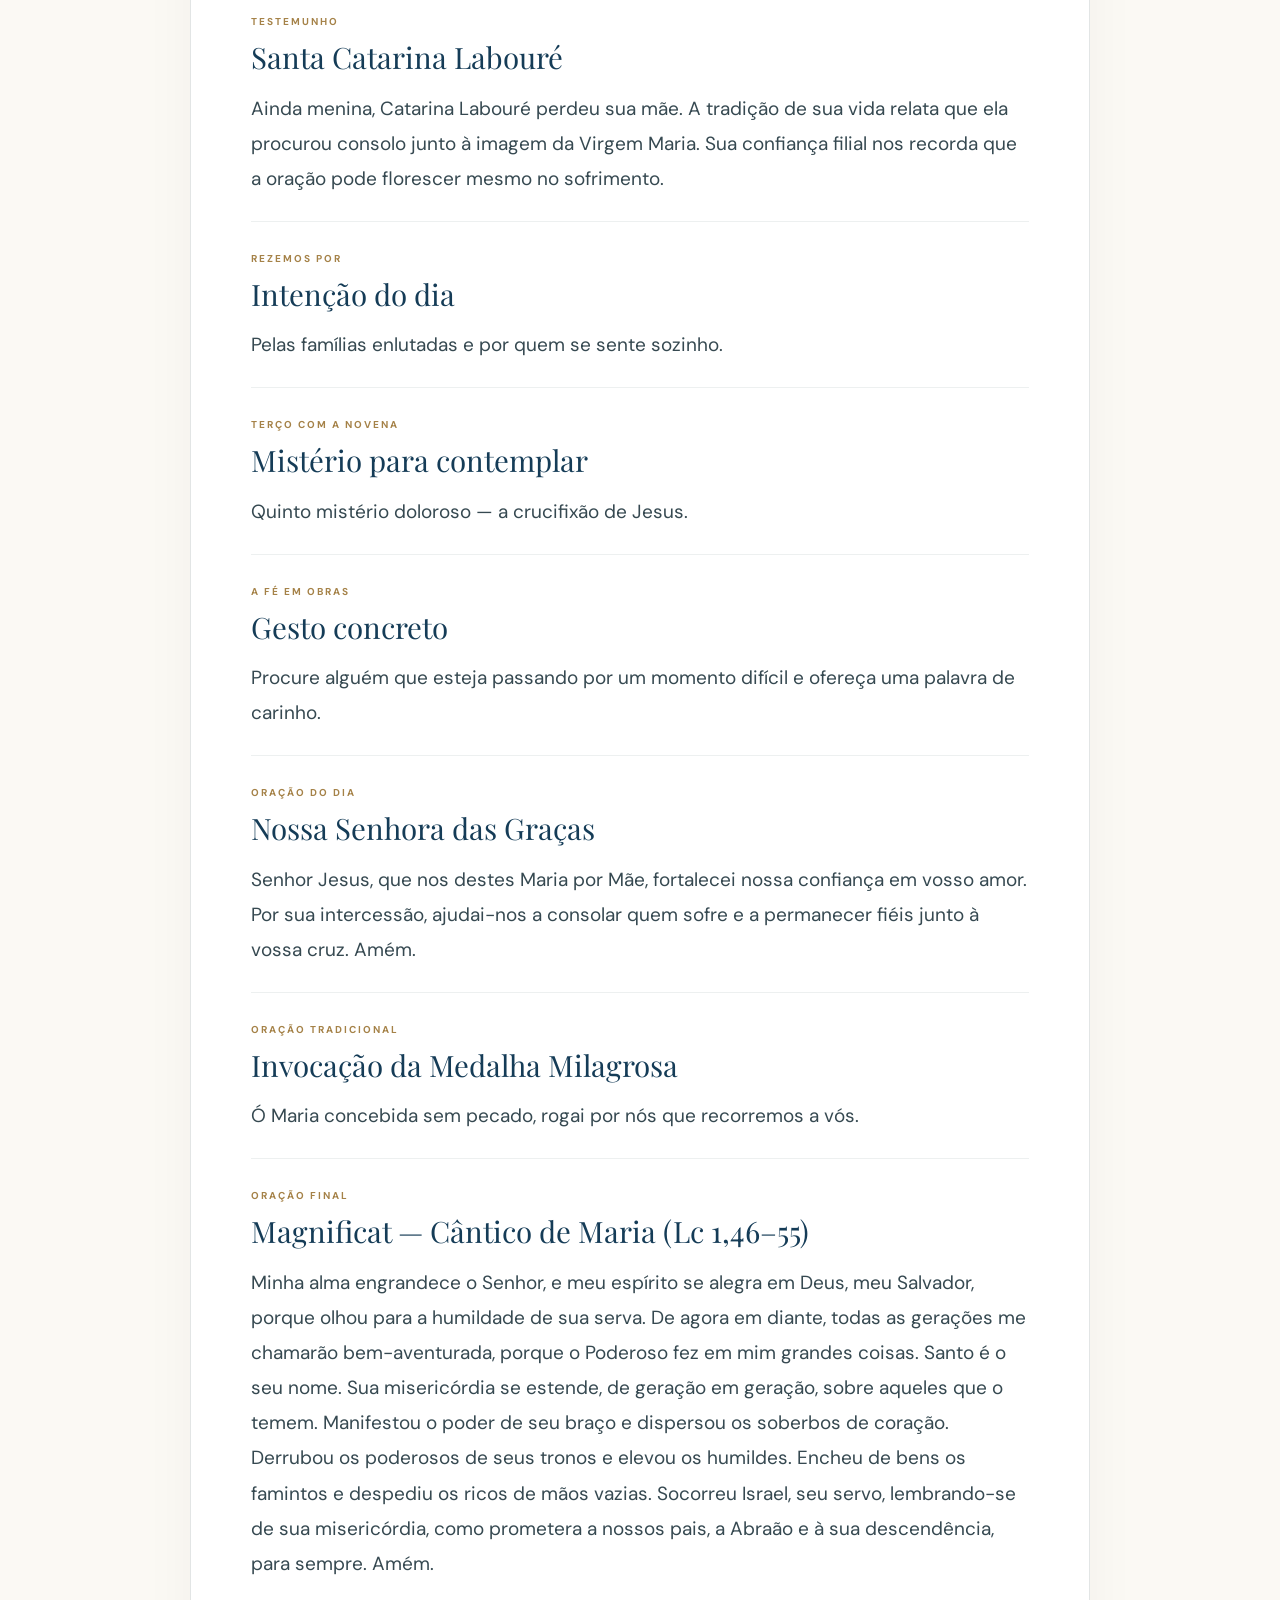
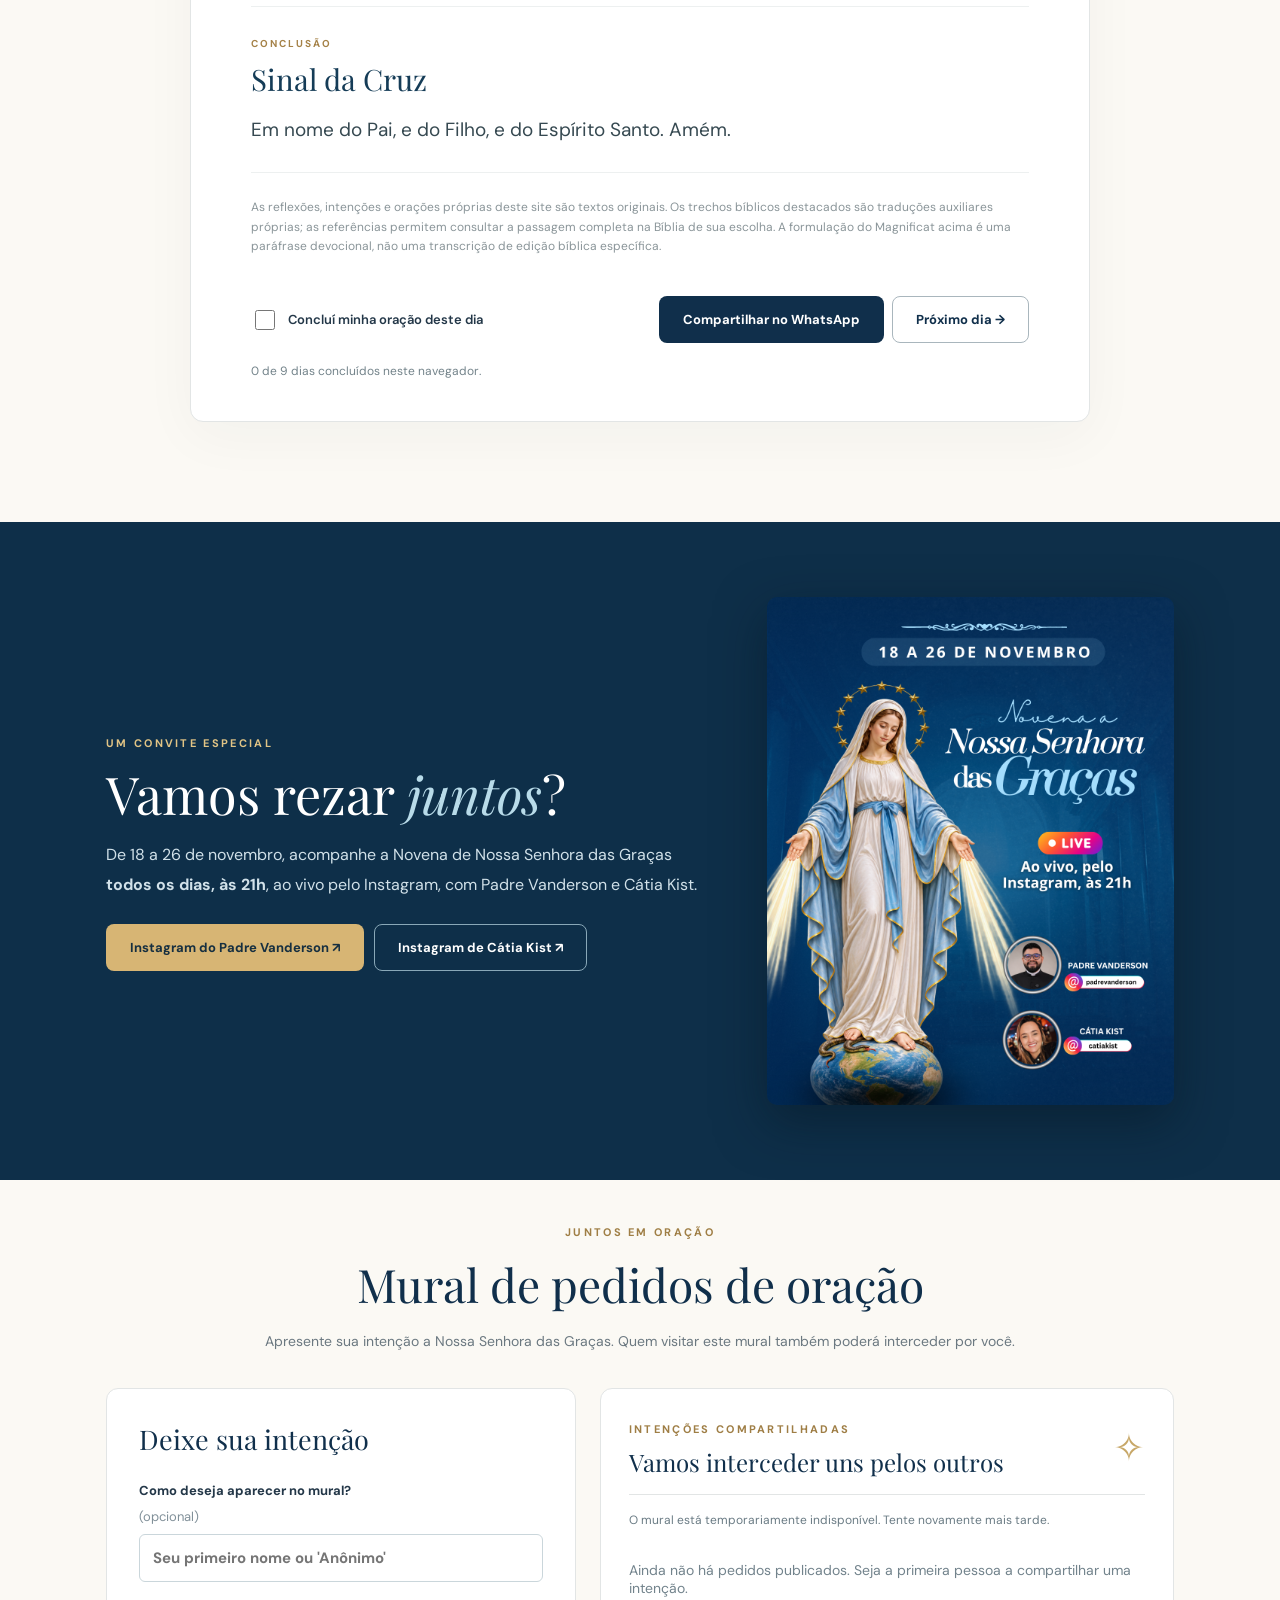
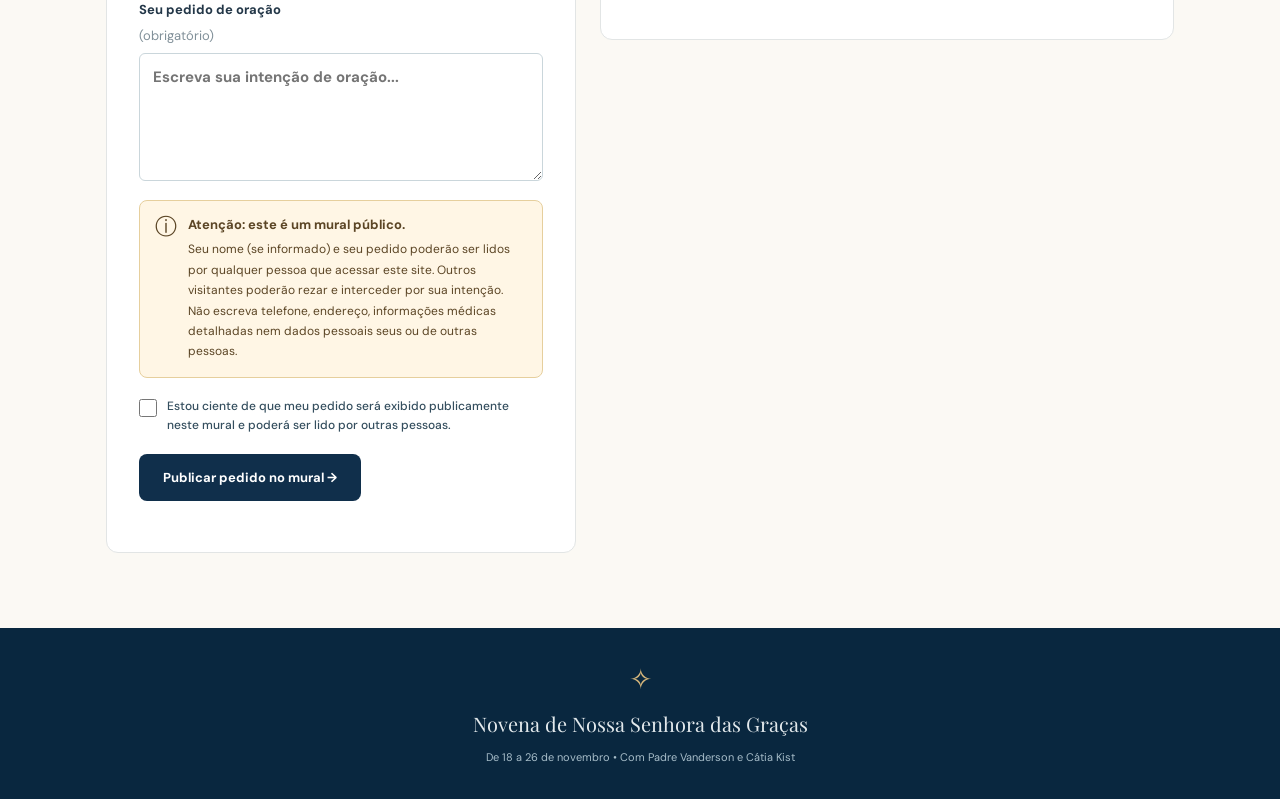
<file: novena/index.html>
<!doctype html>
<html lang="pt-BR">
<head>
  <meta charset="UTF-8" />
  <meta name="viewport" content="width=device-width, initial-scale=1" />
  <meta name="theme-color" content="#103653" />
  <meta name="description" content="Novena de Nossa Senhora das Graças, de 18 a 26 de novembro. Reze os nove dias e acompanhe ao vivo com Padre Vanderson e Cátia Kist, às 21h." />
  <title>Novena de Nossa Senhora das Graças | Padre Vanderson</title>
  <meta property="og:type" content="website" />
  <meta property="og:title" content="Novena de Nossa Senhora das Graças | Padre Vanderson" />
  <meta property="og:description" content="De 18 a 26 de novembro, reze conosco os nove dias da novena e acompanhe as lives às 21h." />
  <!-- Ao publicar, atualize og:image com a URL absoluta de sua hospedagem para melhorar a prévia no WhatsApp. -->
  <meta property="og:image" content="assets/nossa-senhora-medalha-milagrosa.png" />
  <link rel="preconnect" href="https://fonts.googleapis.com" />
  <link rel="preconnect" href="https://fonts.gstatic.com" crossorigin />
  <link href="https://fonts.googleapis.com/css2?family=DM+Sans:wght@400;500;600;700&family=Playfair+Display:ital,wght@0,400;0,500;0,600;1,400;1,500&display=swap" rel="stylesheet" />
  <link rel="stylesheet" href="styles.css" />
  <script src="content.js" defer></script>
  <script src="script.js" defer></script>
</head>
<body>
  <header class="topbar">
    <div class="shell topbar-inner">
      <a class="brand" href="?" aria-label="Página inicial da novena"><span class="brand-mark">✧</span><span>Padre Vanderson <small>Novena de Nossa Senhora das Graças</small></span></a>
      <nav aria-label="Menu"><a href="#dias">Os nove dias</a><a href="#ao-vivo">Ao vivo</a><a href="#gravacoes">Gravações</a><a href="#pedido">Mural de orações</a></nav>
    </div>
  </header>
  <main>
    <section class="hero">
      <div class="shell hero-inner">
        <div class="hero-copy">
          <div class="eyebrow"><span class="eyebrow-line"></span> 18 A 26 DE NOVEMBRO <span class="eyebrow-line"></span></div>
          <div class="hero-ornament" aria-hidden="true">✦ &nbsp; ✧ &nbsp; ✦</div>
          <h1>Novena de<br><em>Nossa Senhora</em><br>das <em>Graças</em></h1>
          <p class="hero-sub">Nove dias de fé, esperança e confiança na intercessão de Maria.</p>
          <div class="hero-actions"><button id="todayButton" class="button button-gold">Rezar o dia de hoje <span aria-hidden="true">→</span></button><a href="#dias" class="button button-outline">Ver os nove dias</a></div>
          <div class="hero-note">Celebração de Nossa Senhora das Graças • 27 de novembro</div>
        </div>
        <figure class="hero-art">
          <picture>
            <source srcset="assets/nossa-senhora-medalha-milagrosa.webp" type="image/webp" />
            <img src="assets/nossa-senhora-medalha-milagrosa.png" width="1536" height="1024" fetchpriority="high" decoding="async" alt="Imagem devocional de Nossa Senhora das Graças, com as mãos abertas irradiando luz, doze estrelas e uma representação dourada da Medalha Milagrosa ao lado." />
          </picture>
          <figcaption>Ilustração devocional inspirada na iconografia da Medalha Milagrosa.</figcaption>
        </figure>
      </div>
    </section>
    <section class="intro shell" aria-label="Convite">
      <div class="intro-symbol">✧</div>
      <p>“Ó Maria concebida sem pecado, rogai por nós que recorremos a vós.”</p>
      <span>Uma caminhada de oração com Maria, que sempre nos conduz a Jesus.</span>
    </section>
    <section id="dias" class="section shell">
      <div class="section-heading"><span class="kicker">NOSSO CAMINHO DE FÉ</span><h2>Os nove dias da novena</h2><p>Escolha o dia para acompanhar a oração. Seu progresso fica salvo neste navegador.</p></div>
      <div id="daysGrid" class="days-grid" aria-label="Selecionar dia"></div>
    </section>
    <section id="oracao" class="prayer-wrap shell" aria-live="polite">
      <div class="prayer-top"><div><span class="kicker">CAMINHO DE ORAÇÃO</span><h2 id="prayerTitle">Primeiro dia</h2><p id="prayerDate"></p></div><div class="font-tools"><span>Tamanho do texto</span><button id="smallerFont" aria-label="Diminuir o texto">A−</button><button id="largerFont" aria-label="Aumentar o texto">A+</button></div></div>
      <div class="prayer-body" id="prayerBody"></div>
      <div class="prayer-footer"><label class="complete"><input id="completed" type="checkbox" /><span>Concluí minha oração deste dia</span></label><div class="prayer-actions"><button id="shareDay" class="button button-blue">Compartilhar no WhatsApp</button><button id="nextDay" class="button button-outline-dark">Próximo dia →</button></div></div>
      <p id="progressText" class="progress-text"></p>
    </section>
    <section id="ao-vivo" class="live-section">
      <div class="shell live-layout"><div class="live-copy"><span class="kicker light">UM CONVITE ESPECIAL</span><h2>Vamos rezar <em>juntos</em>?</h2><p>De 18 a 26 de novembro, acompanhe a Novena de Nossa Senhora das Graças <strong>todos os dias, às 21h</strong>, ao vivo pelo Instagram, com Padre Vanderson e Cátia Kist.</p><div class="live-buttons"><a class="button button-gold" href="https://www.instagram.com/padrevanderson/" target="_blank" rel="noopener noreferrer">Instagram do Padre Vanderson ↗</a><a class="button button-outline" href="https://www.instagram.com/catiakist/" target="_blank" rel="noopener noreferrer">Instagram de Cátia Kist ↗</a></div></div><img src="assets/convite-novena.png" alt="Convite da Novena de Nossa Senhora das Graças, com Padre Vanderson e Cátia Kist: 18 a 26 de novembro, às 21h, pelo Instagram" loading="lazy" /></div>
    </section>
    <section id="gravacoes" class="section shell" data-galeria-wrap hidden>
      <div class="section-heading"><span class="kicker">ASSISTA QUANDO QUISER</span><h2>Gravações da novena</h2><p>Reveja a oração de cada dia. Os vídeos vão sendo publicados conforme a novena avança.</p></div>
      <div id="galeria-novena"></div>
    </section>
    <section id="pedido" class="section shell mural-section">
      <div class="section-heading"><span class="kicker">JUNTOS EM ORAÇÃO</span><h2>Mural de pedidos de oração</h2><p>Apresente sua intenção a Nossa Senhora das Graças. Quem visitar este mural também poderá interceder por você.</p></div>
      <div class="mural-layout">
        <form id="requestForm" class="request-form">
          <h3>Deixe sua intenção</h3>
          <label>Como deseja aparecer no mural? <span>(opcional)</span><input name="nome" maxlength="60" placeholder="Seu primeiro nome ou 'Anônimo'" /></label>
          <label>Seu pedido de oração <span>(obrigatório)</span><textarea name="pedido" minlength="10" maxlength="700" rows="5" required placeholder="Escreva sua intenção de oração..."></textarea></label>
          <div class="public-warning" role="note"><span aria-hidden="true">ⓘ</span><div><strong>Atenção: este é um mural público.</strong><p>Seu nome (se informado) e seu pedido poderão ser lidos por qualquer pessoa que acessar este site. Outros visitantes poderão rezar e interceder por sua intenção. Não escreva telefone, endereço, informações médicas detalhadas nem dados pessoais seus ou de outras pessoas.</p></div></div>
          <label class="consent-check"><input name="consentimento" type="checkbox" required /><span>Estou ciente de que meu pedido será exibido publicamente neste mural e poderá ser lido por outras pessoas.</span></label>
          <div class="hidden-trap" aria-hidden="true"><label>Deixe em branco<input name="website" tabindex="-1" autocomplete="off" /></label></div>
          <button class="button button-blue" type="submit">Publicar pedido no mural →</button>
          <p id="requestStatus" role="status" aria-live="polite"></p>
        </form>
        <div class="mural-board"><div class="mural-header"><div><span class="kicker">INTENÇÕES COMPARTILHADAS</span><h3>Vamos interceder uns pelos outros</h3></div><span class="mural-symbol">✧</span></div><div id="muralStatus" class="mural-info"></div><div id="muralPosts" class="mural-posts"></div></div>
      </div>
    </section>
  </main>
  <footer class="footer"><div class="shell"><span>✧</span><p>Novena de Nossa Senhora das Graças</p><small>De 18 a 26 de novembro • Com Padre Vanderson e Cátia Kist</small></div></footer>
<script src="/videos-data.js"></script>
<script src="/galeria-novena.js"></script>
</body>
</html>
</file>
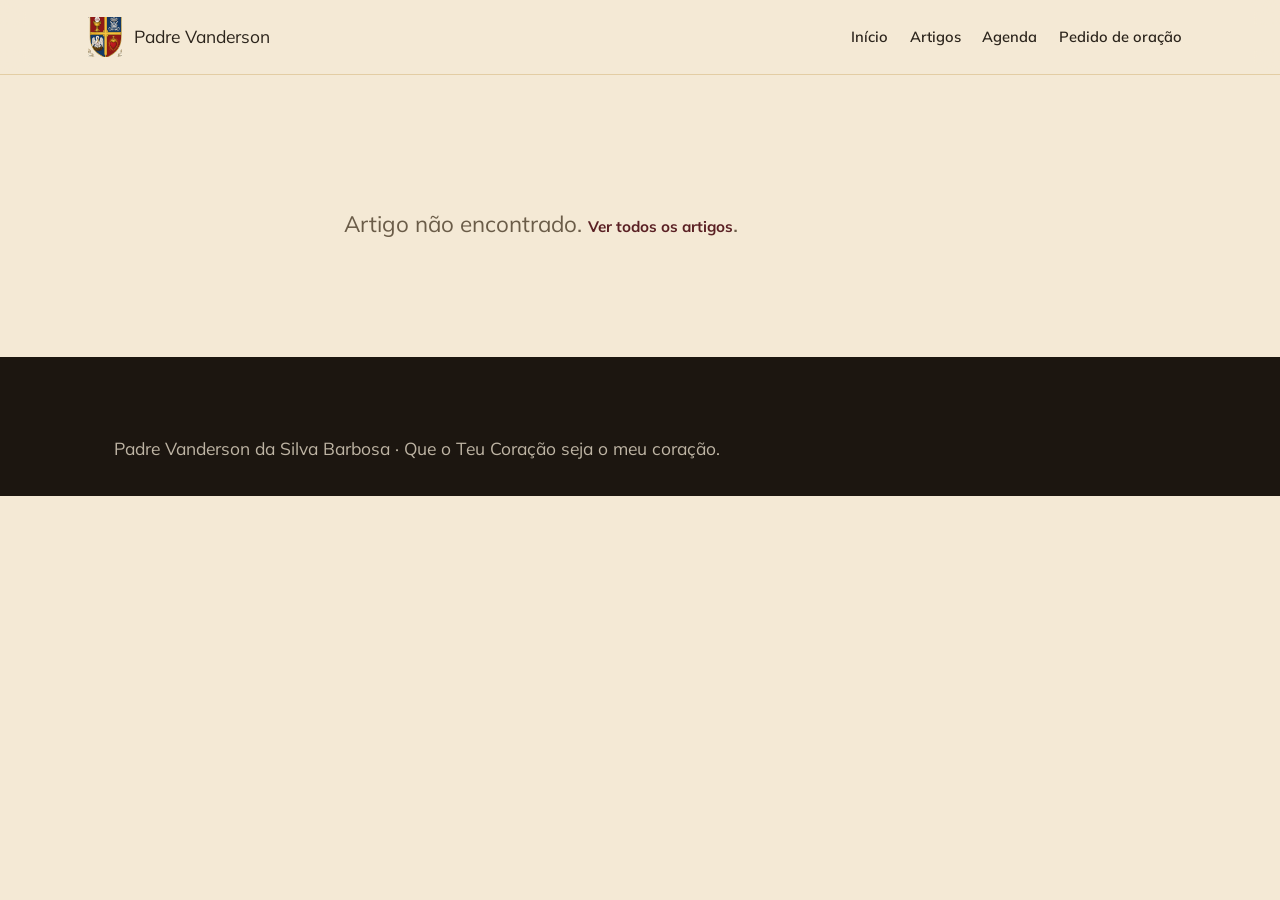
<file: artigo.html>
<!doctype html>
<html lang="pt-BR">
<head>
<meta charset="utf-8">
<meta name="viewport" content="width=device-width, initial-scale=1.0">
<title>Artigo · Padre Vanderson</title>
<link rel="preconnect" href="https://fonts.googleapis.com">
<link rel="preconnect" href="https://fonts.gstatic.com" crossorigin>
<link href="https://fonts.googleapis.com/css2?family=Cormorant+Garamond:ital,wght@0,500;0,600;1,500;1,600&family=Mulish:wght@400;500;600;700;800&display=swap" rel="stylesheet">
<link rel="stylesheet" href="styles.css">
<link rel="icon" type="image/png" href="assets/img/brasao-escudo.png">
</head>
<body>
<header class="site-header">
  <nav class="nav" aria-label="Principal">
    <a class="brand" href="index.html" aria-label="Padre Vanderson — início">
      <img src="assets/img/brasao-escudo.png" alt="" width="34" height="40">
      <span>Padre Vanderson</span>
    </a>
    <ul class="nav-menu">
      <li><a class="nav-link" href="index.html">Início</a></li>
      <li><a class="nav-link" href="artigos.html">Artigos</a></li>
      <li><a class="nav-link" href="index.html#agenda">Agenda</a></li>
      <li><a class="nav-link" href="pedido.html">Pedido de oração</a></li>
    </ul>
  </nav>
</header>
<main>
  <section class="section band-ivory">
    <div class="container container--narrow">
      <article id="artigo-conteudo"><p class="lead">Carregando&hellip;</p></article>
    </div>
  </section>
</main>
<footer class="site-footer"><div class="container"><p>Padre Vanderson da Silva Barbosa &middot; Que o Teu Cora&ccedil;&atilde;o seja o meu cora&ccedil;&atilde;o.</p></div></footer><script src="artigos-data.js"></script><script src="artigos.js"></script><script src="main.js"></script></body></html>
</file>
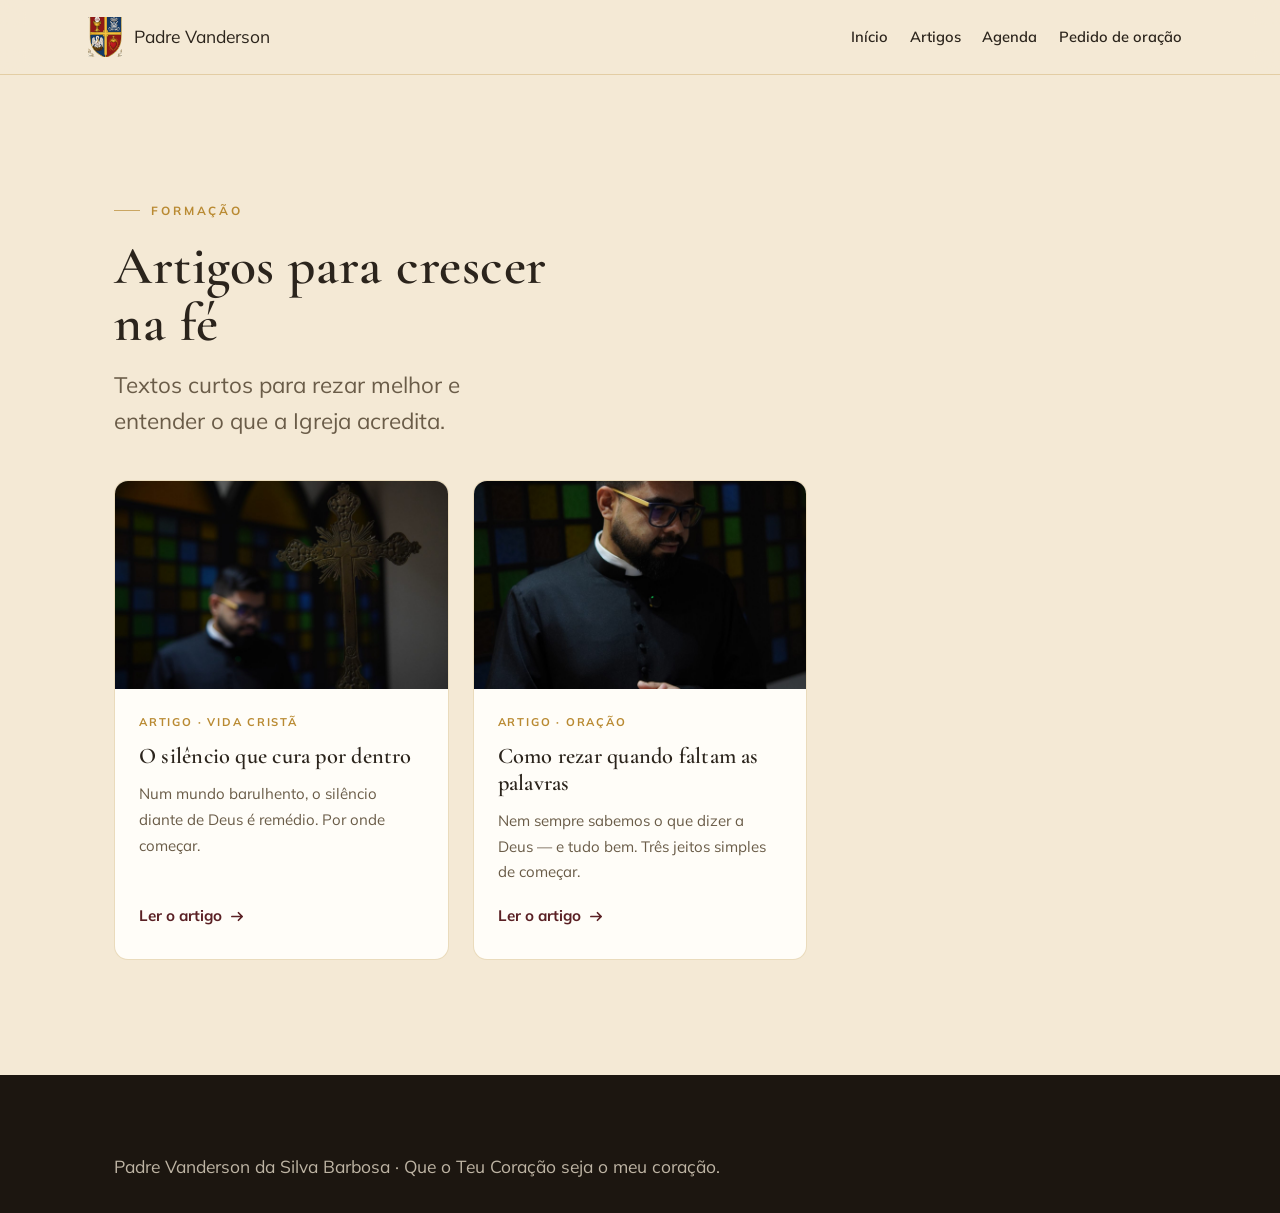
<file: artigos.html>
<!doctype html>
<html lang="pt-BR">
<head>
<meta charset="utf-8">
<meta name="viewport" content="width=device-width, initial-scale=1.0">
<title>Artigos · Padre Vanderson</title>
<link rel="preconnect" href="https://fonts.googleapis.com">
<link rel="preconnect" href="https://fonts.gstatic.com" crossorigin>
<link href="https://fonts.googleapis.com/css2?family=Cormorant+Garamond:ital,wght@0,500;0,600;1,500;1,600&family=Mulish:wght@400;500;600;700;800&display=swap" rel="stylesheet">
<link rel="stylesheet" href="styles.css">
<link rel="icon" type="image/png" href="assets/img/brasao-escudo.png">
</head>
<body>
<header class="site-header">
  <nav class="nav" aria-label="Principal">
    <a class="brand" href="index.html" aria-label="Padre Vanderson — início">
      <img src="assets/img/brasao-escudo.png" alt="" width="34" height="40">
      <span>Padre Vanderson</span>
    </a>
    <ul class="nav-menu">
      <li><a class="nav-link" href="index.html">Início</a></li>
      <li><a class="nav-link" href="artigos.html">Artigos</a></li>
      <li><a class="nav-link" href="index.html#agenda">Agenda</a></li>
      <li><a class="nav-link" href="pedido.html">Pedido de oração</a></li>
    </ul>
  </nav>
</header>
<main>
  <section class="section band-ivory">
    <div class="container">
      <div class="section-head">
        <p class="eyebrow">Formação</p>
        <h2 class="h2">Artigos para crescer na fé</h2>
        <p class="lead">Textos curtos para rezar melhor e entender o que a Igreja acredita.</p>
      </div>
      <div class="cards" id="artigos-lista"></div>
    </div>
  </section>
</main>
<footer class="site-footer"><div class="container"><p>Padre Vanderson da Silva Barbosa &middot; Que o Teu Cora&ccedil;&atilde;o seja o meu cora&ccedil;&atilde;o.</p></div></footer><script src="artigos-data.js"></script><script src="artigos.js"></script><script src="main.js"></script></body></html>
</file>
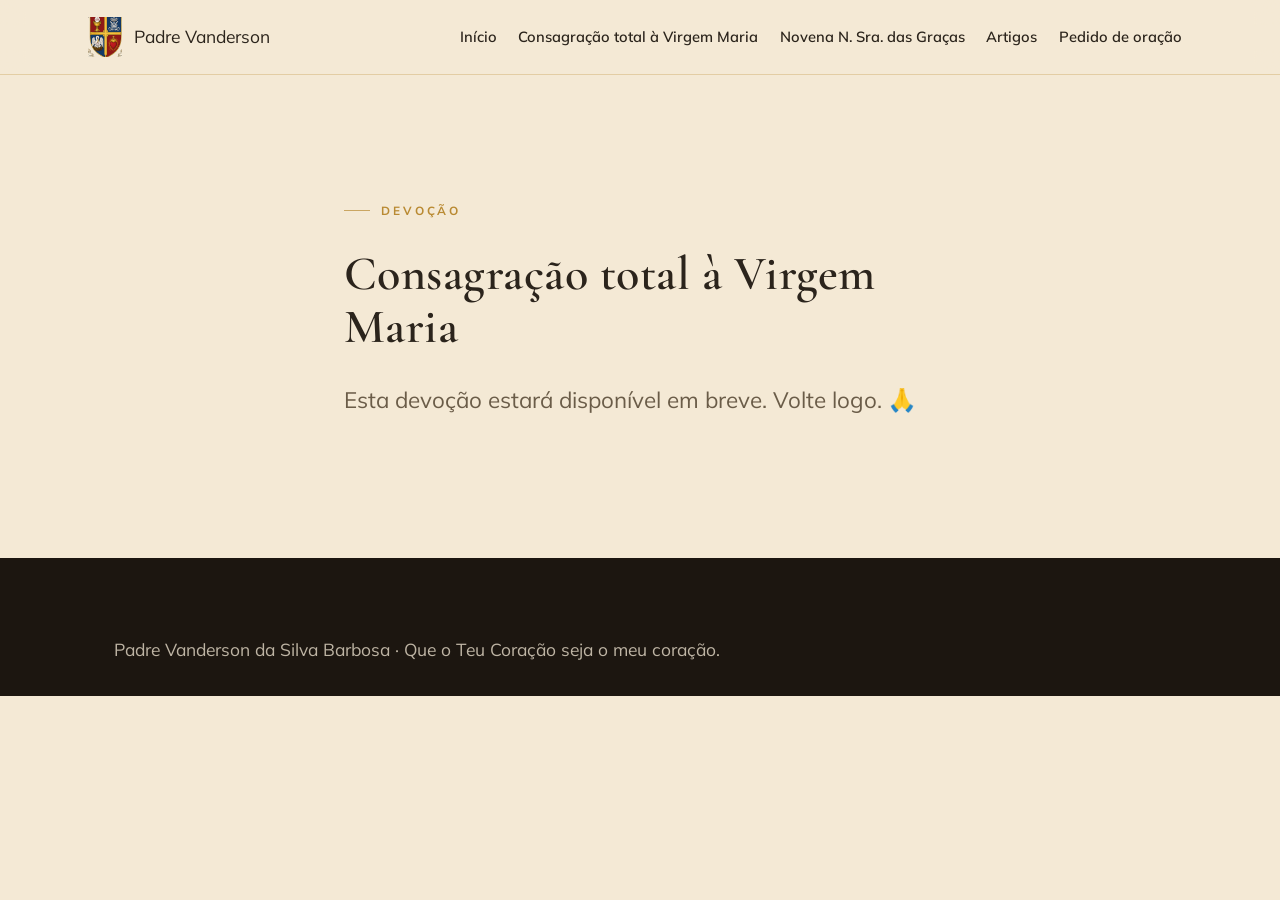
<file: consagracao-sao-miguel.html>
<!doctype html>
<html lang="pt-BR">
<head>
<meta charset="utf-8">
<meta name="viewport" content="width=device-width, initial-scale=1.0">
<title>Consagração total à Virgem Maria · Padre Vanderson</title>
<link rel="preconnect" href="https://fonts.googleapis.com">
<link rel="preconnect" href="https://fonts.gstatic.com" crossorigin>
<link href="https://fonts.googleapis.com/css2?family=Cormorant+Garamond:ital,wght@0,500;0,600;1,500;1,600&family=Mulish:wght@400;500;600;700;800&display=swap" rel="stylesheet">
<link rel="stylesheet" href="styles.css">
<link rel="icon" type="image/png" href="assets/img/brasao-escudo.png">
</head>
<body>
<header class="site-header">
  <nav class="nav" aria-label="Principal">
    <a class="brand" href="index.html" aria-label="Padre Vanderson — início">
      <img src="assets/img/brasao-escudo.png" alt="" width="34" height="40">
      <span>Padre Vanderson</span>
    </a>
    <ul class="nav-menu">
      <li><a class="nav-link" href="index.html">Início</a></li>
      <li><a class="nav-link" href="https://consagra.lovable.app/" target="_blank" rel="noopener">Consagração total à Virgem Maria</a></li>
      <li><a class="nav-link" href="novena/">Novena N. Sra. das Graças</a></li>
      <li><a class="nav-link" href="artigos.html">Artigos</a></li>
      <li><a class="nav-link" href="pedido.html">Pedido de oração</a></li>
    </ul>
  </nav>
</header>
<main>
  <section class="section band-ivory">
    <div class="container container--narrow">
      <article id="devocao"><p class="lead">Carregando&hellip;</p></article>
    </div>
  </section>
</main>
<footer class="site-footer"><div class="container"><p>Padre Vanderson da Silva Barbosa &middot; Que o Teu Cora&ccedil;&atilde;o seja o meu cora&ccedil;&atilde;o.</p></div></footer>
<script src="devocoes-data.js"></script>
<script src="devocoes.js"></script>
<script>renderDevocao('saomiguel');</script>
<script src="main.js"></script>
</body>
</html>
</file>
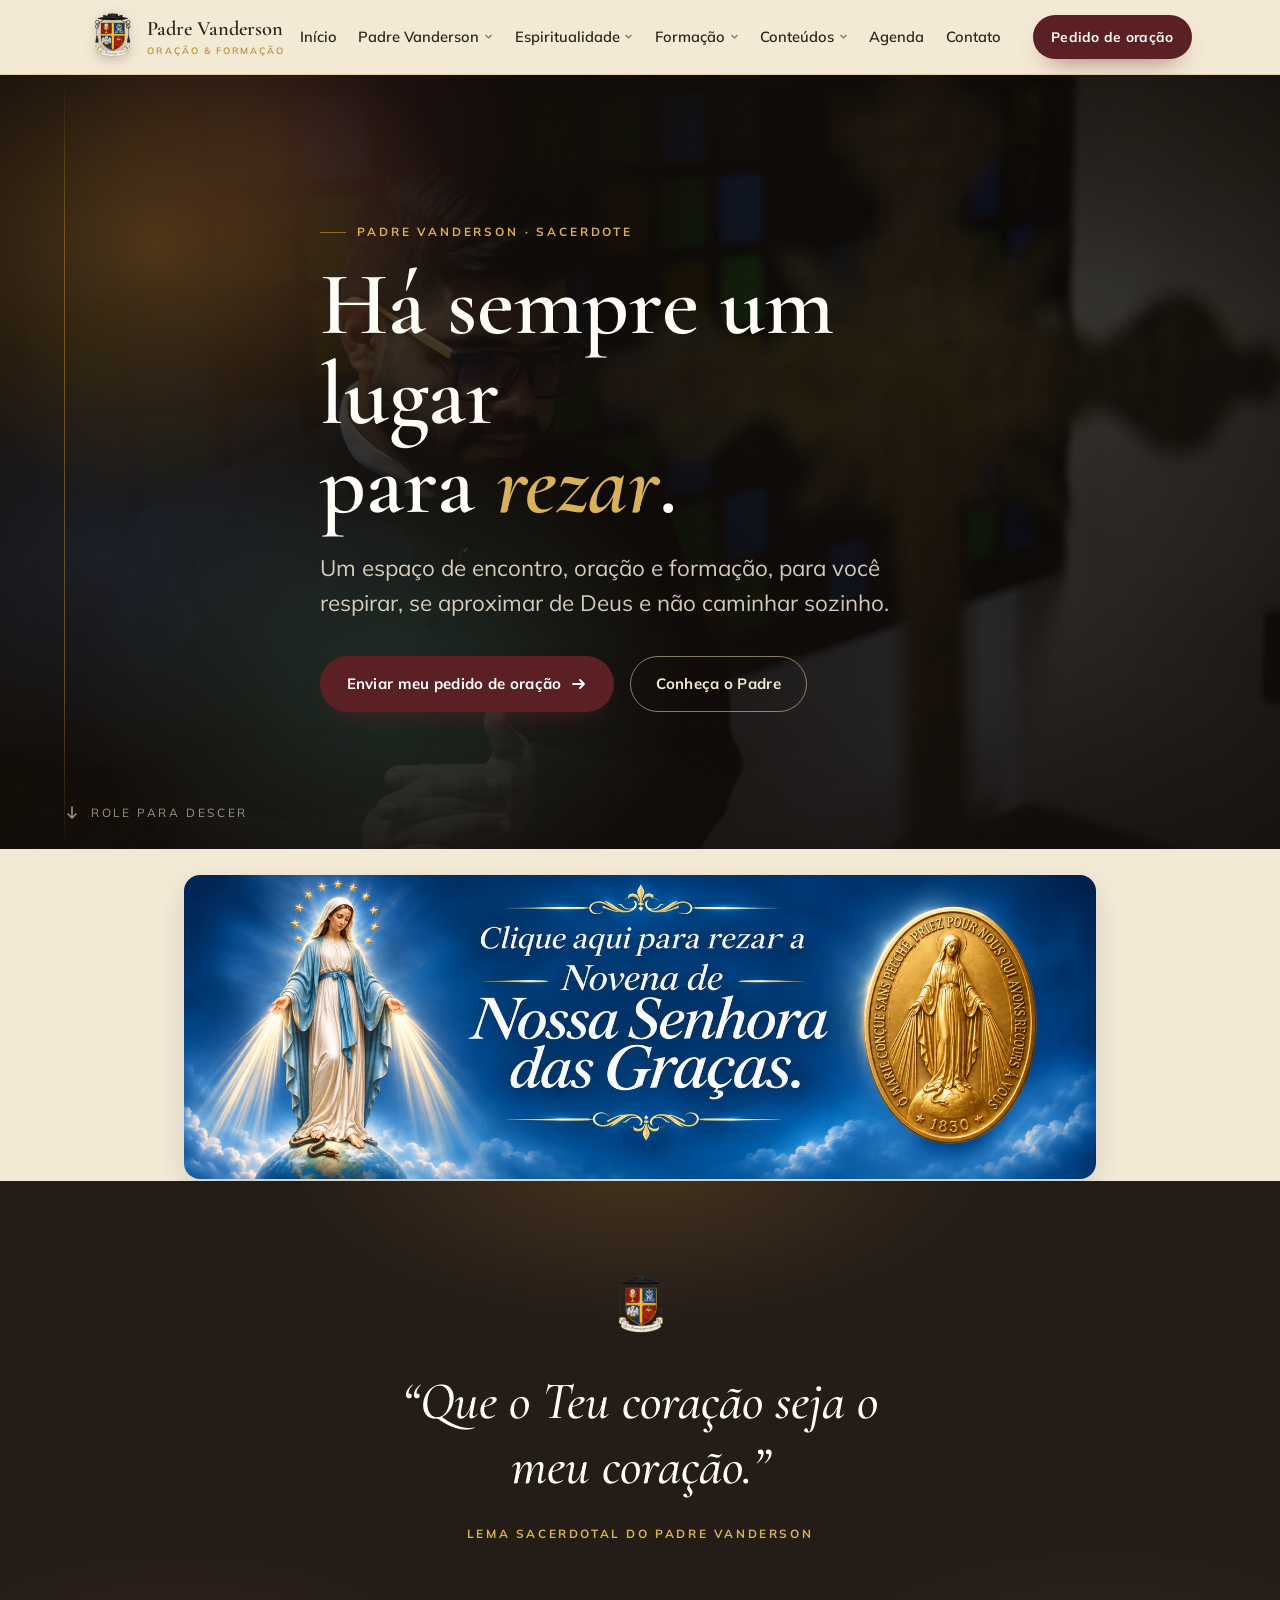
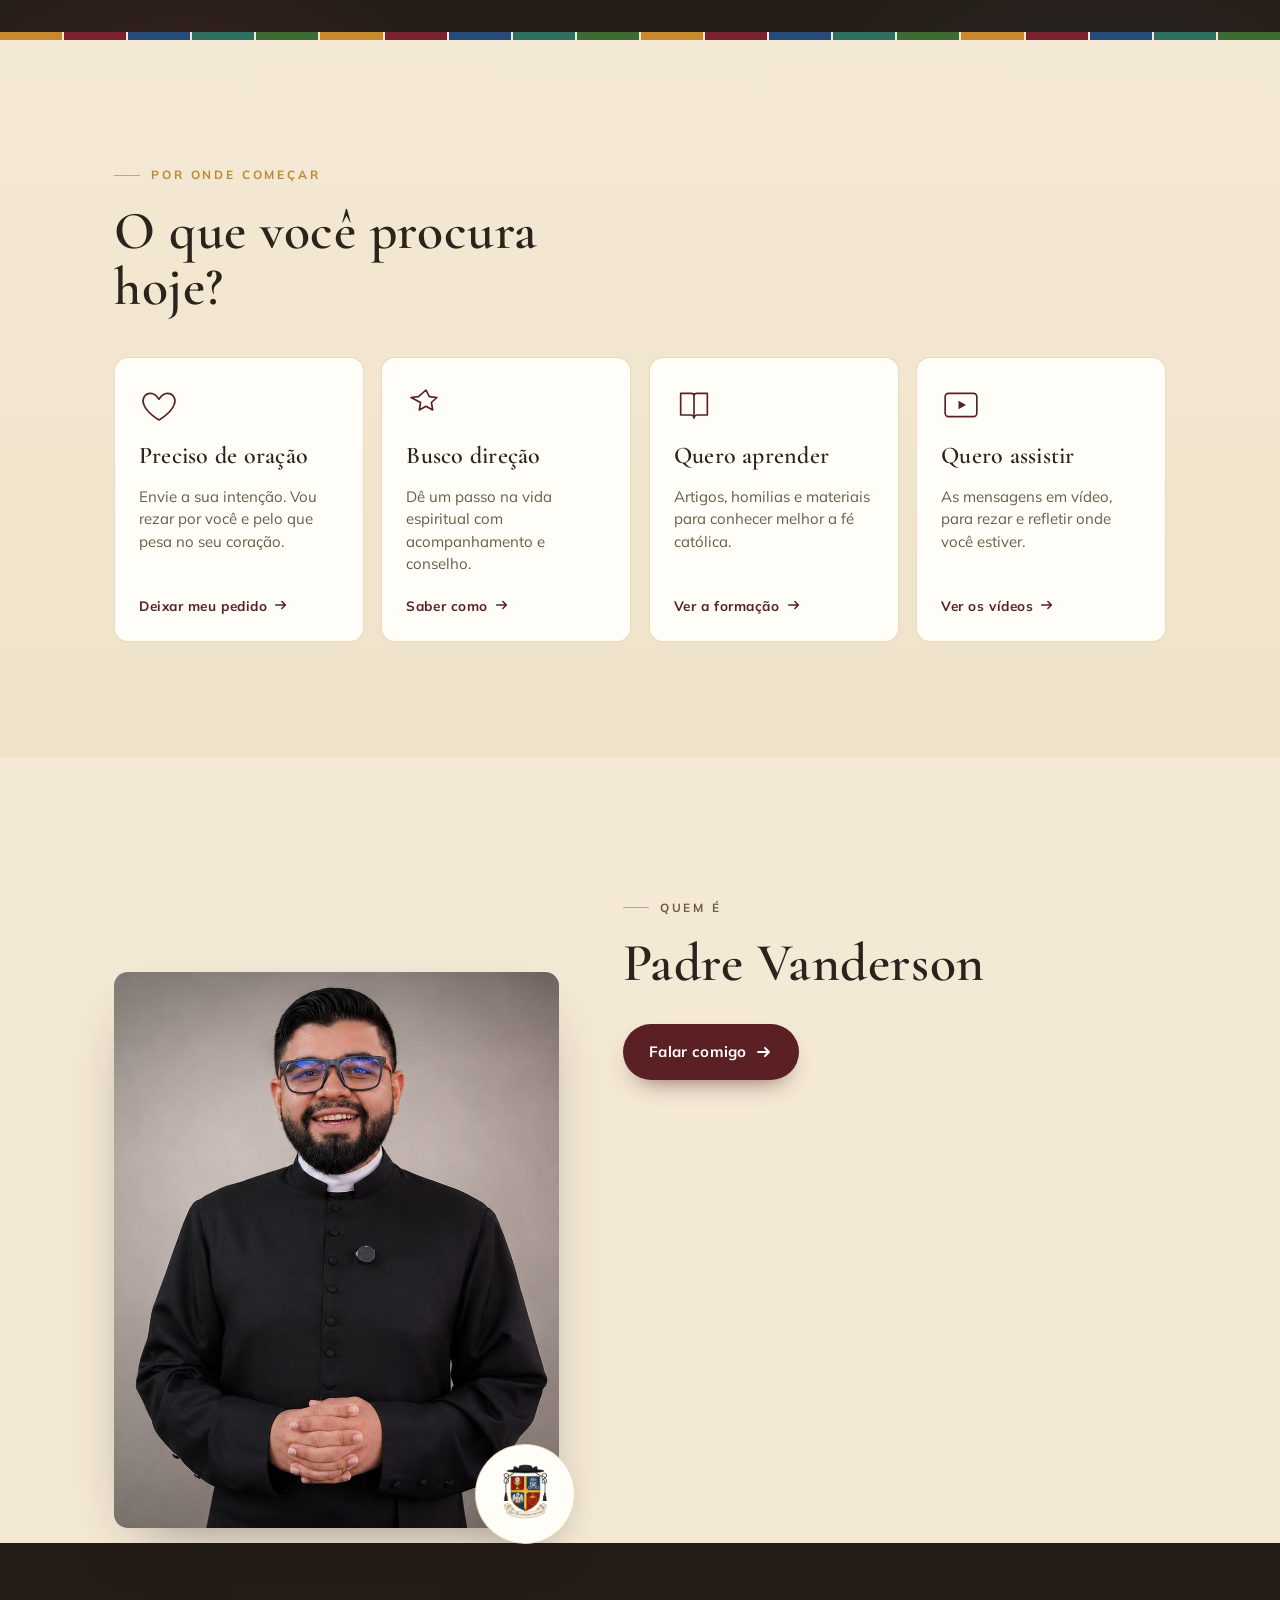
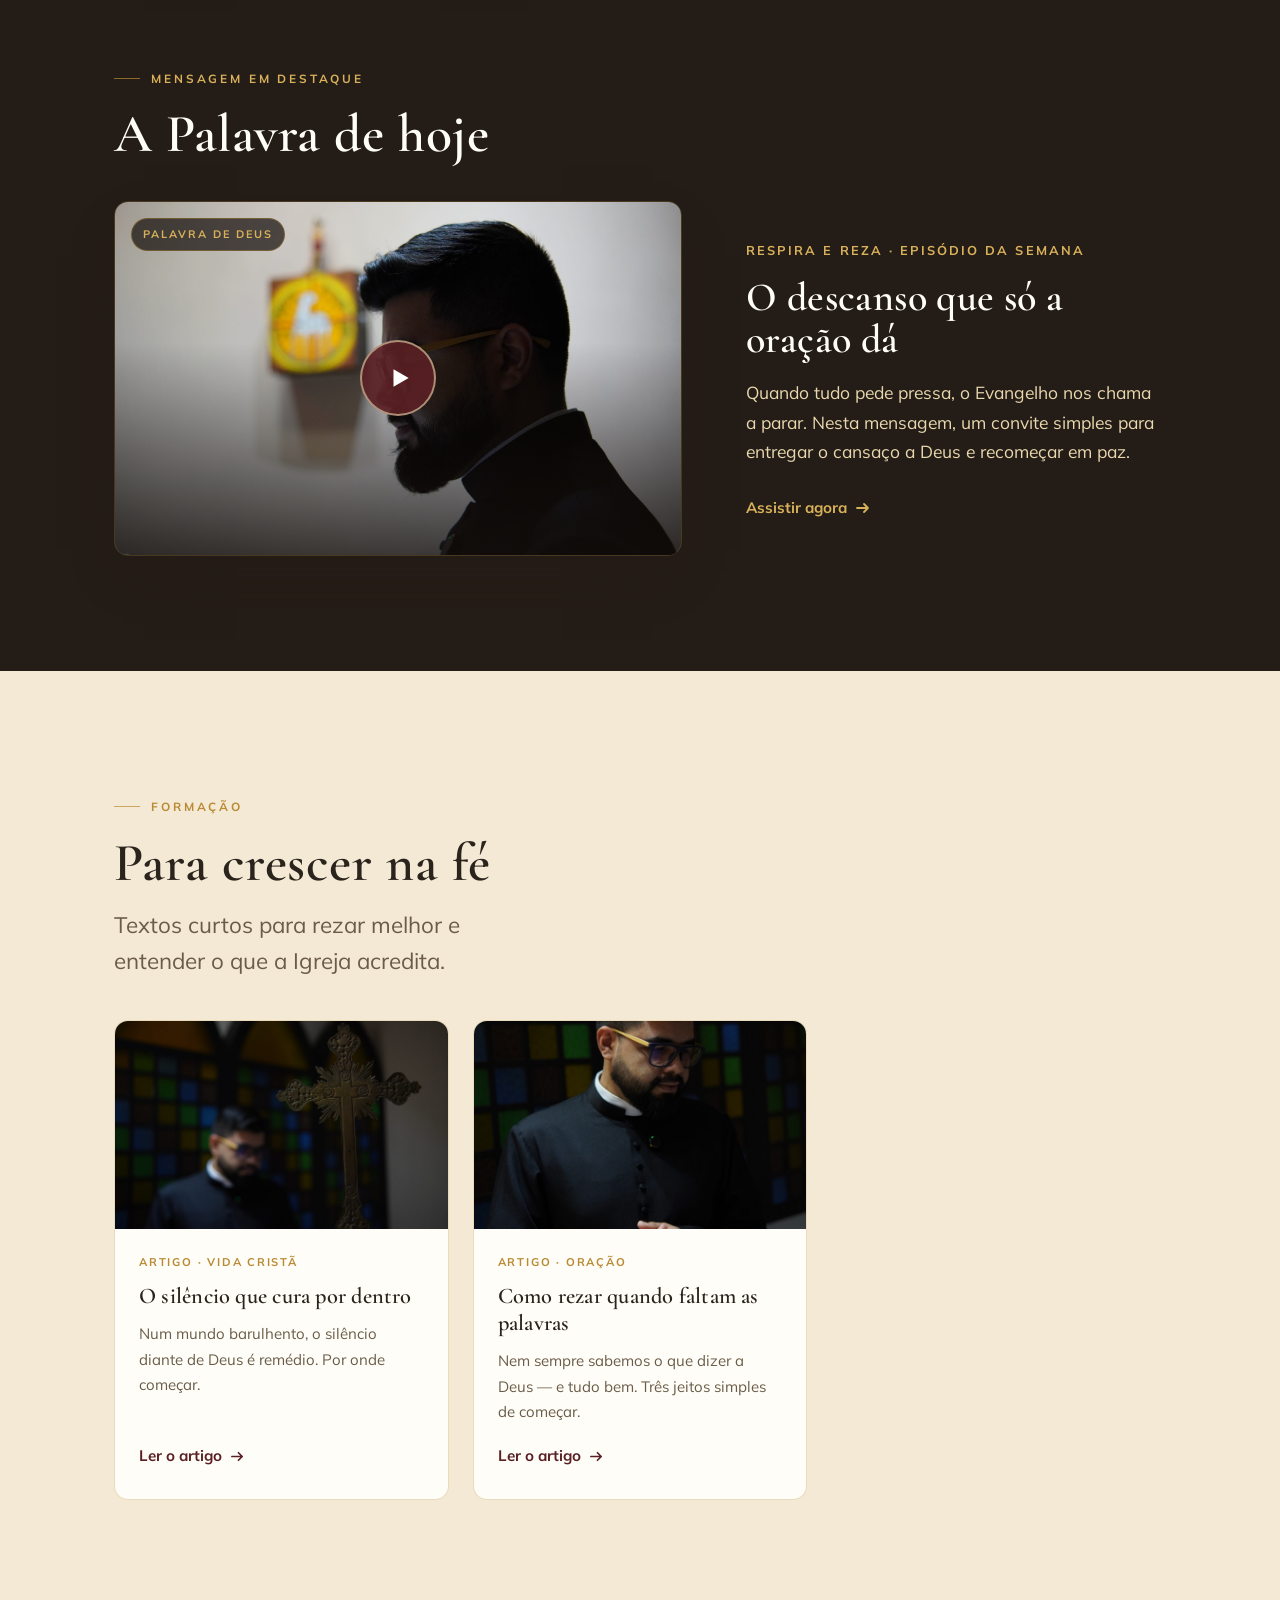
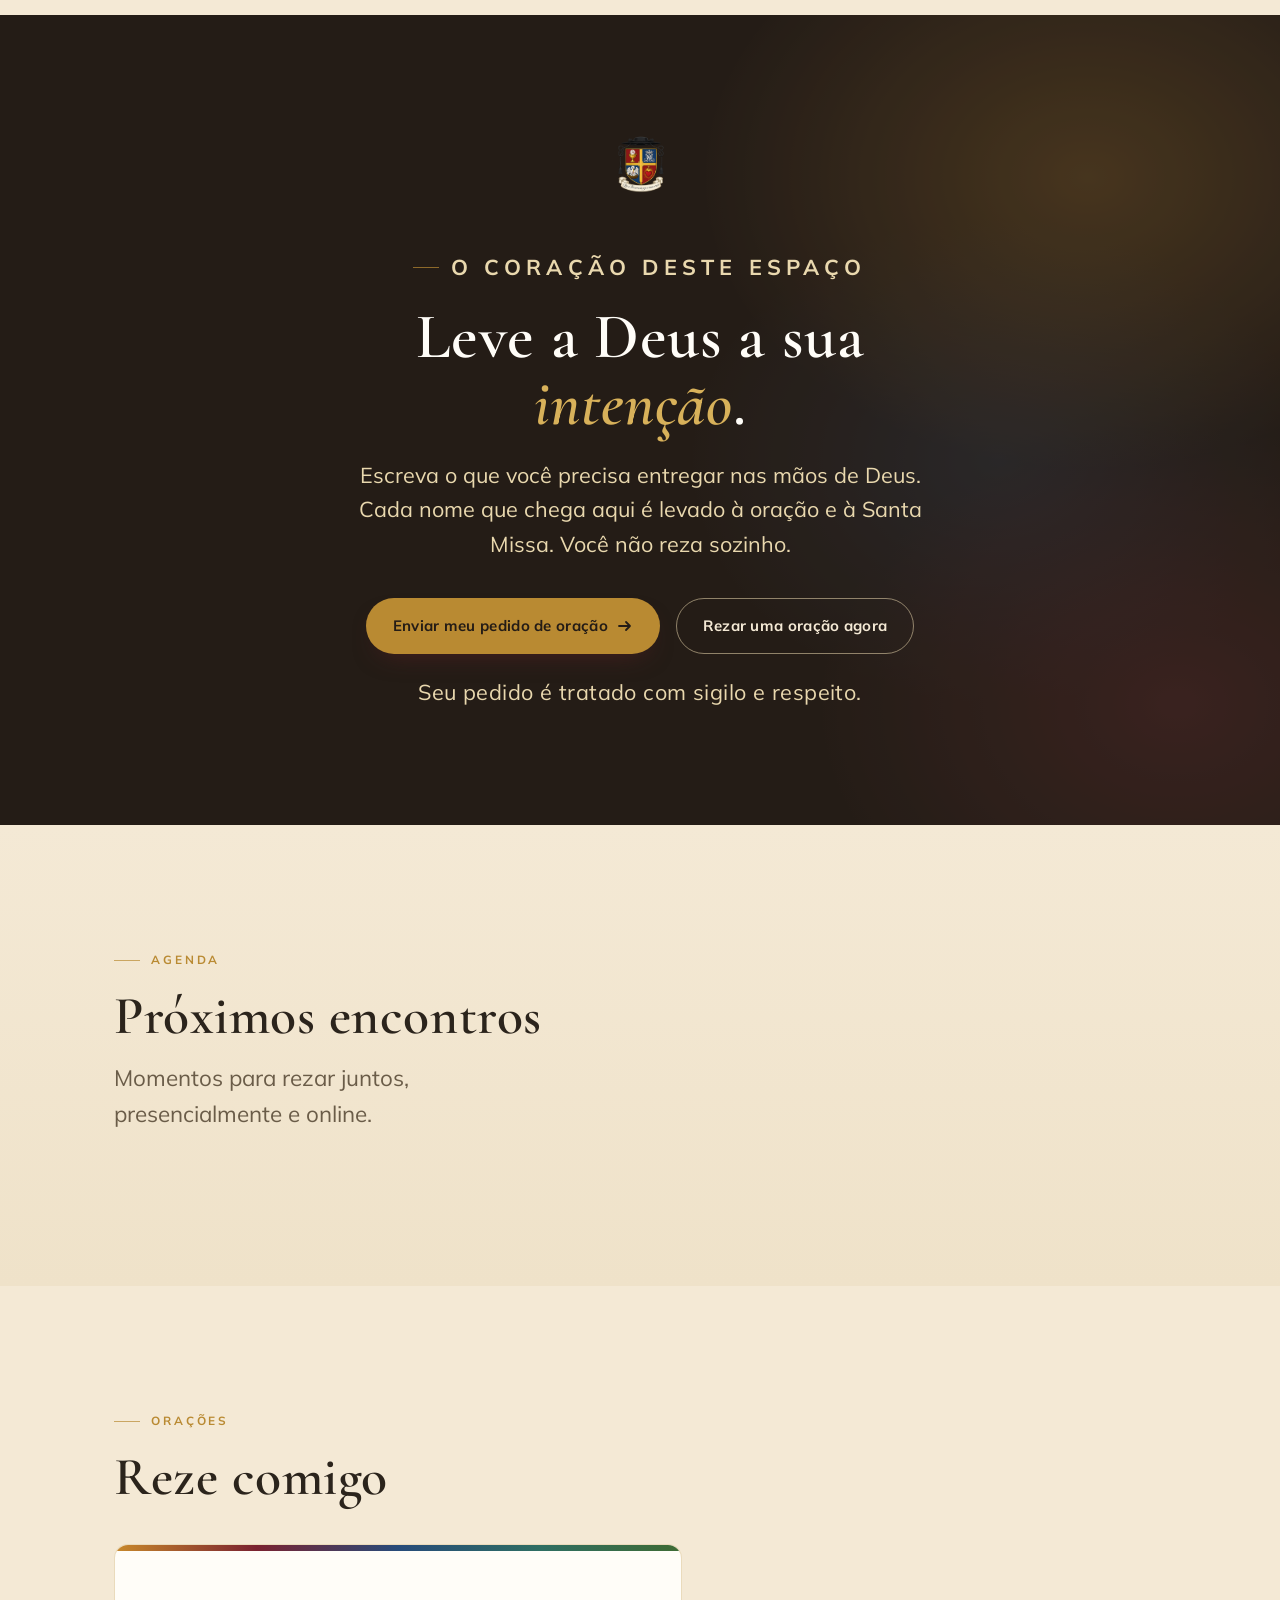
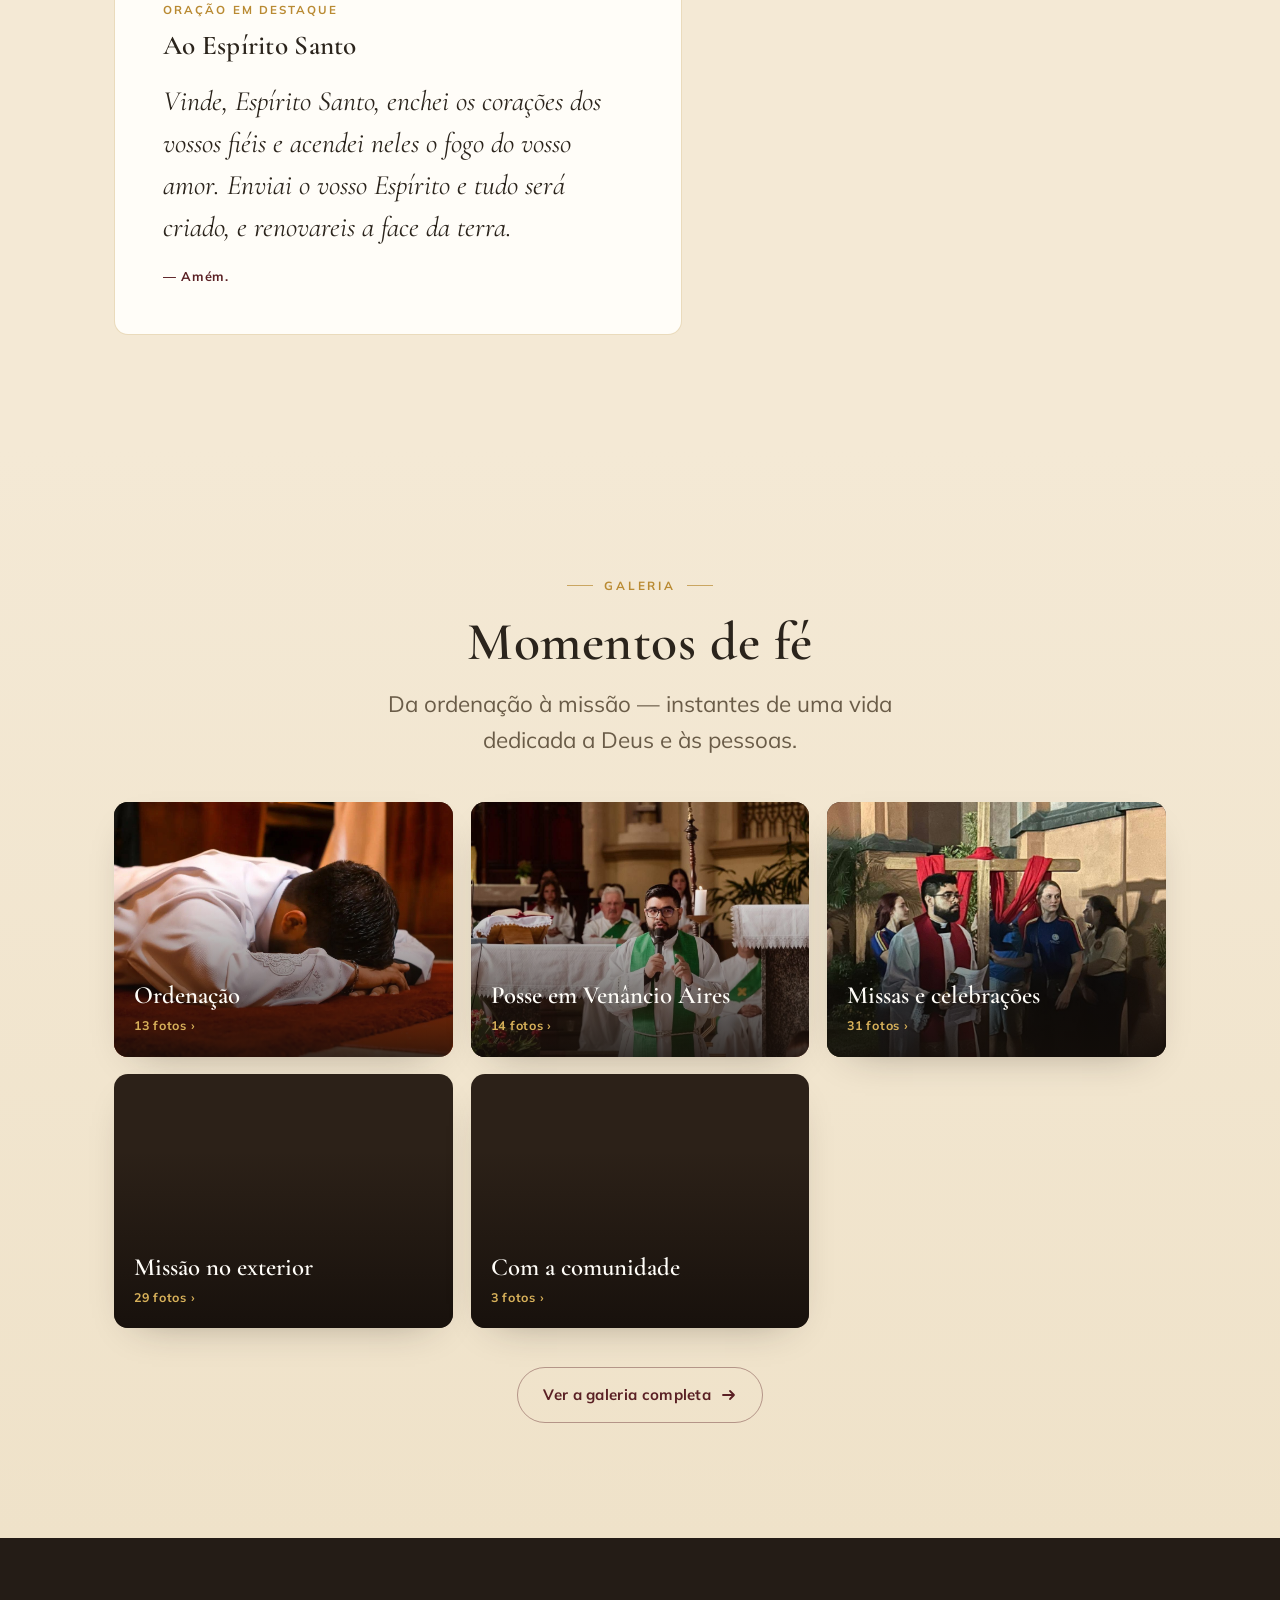
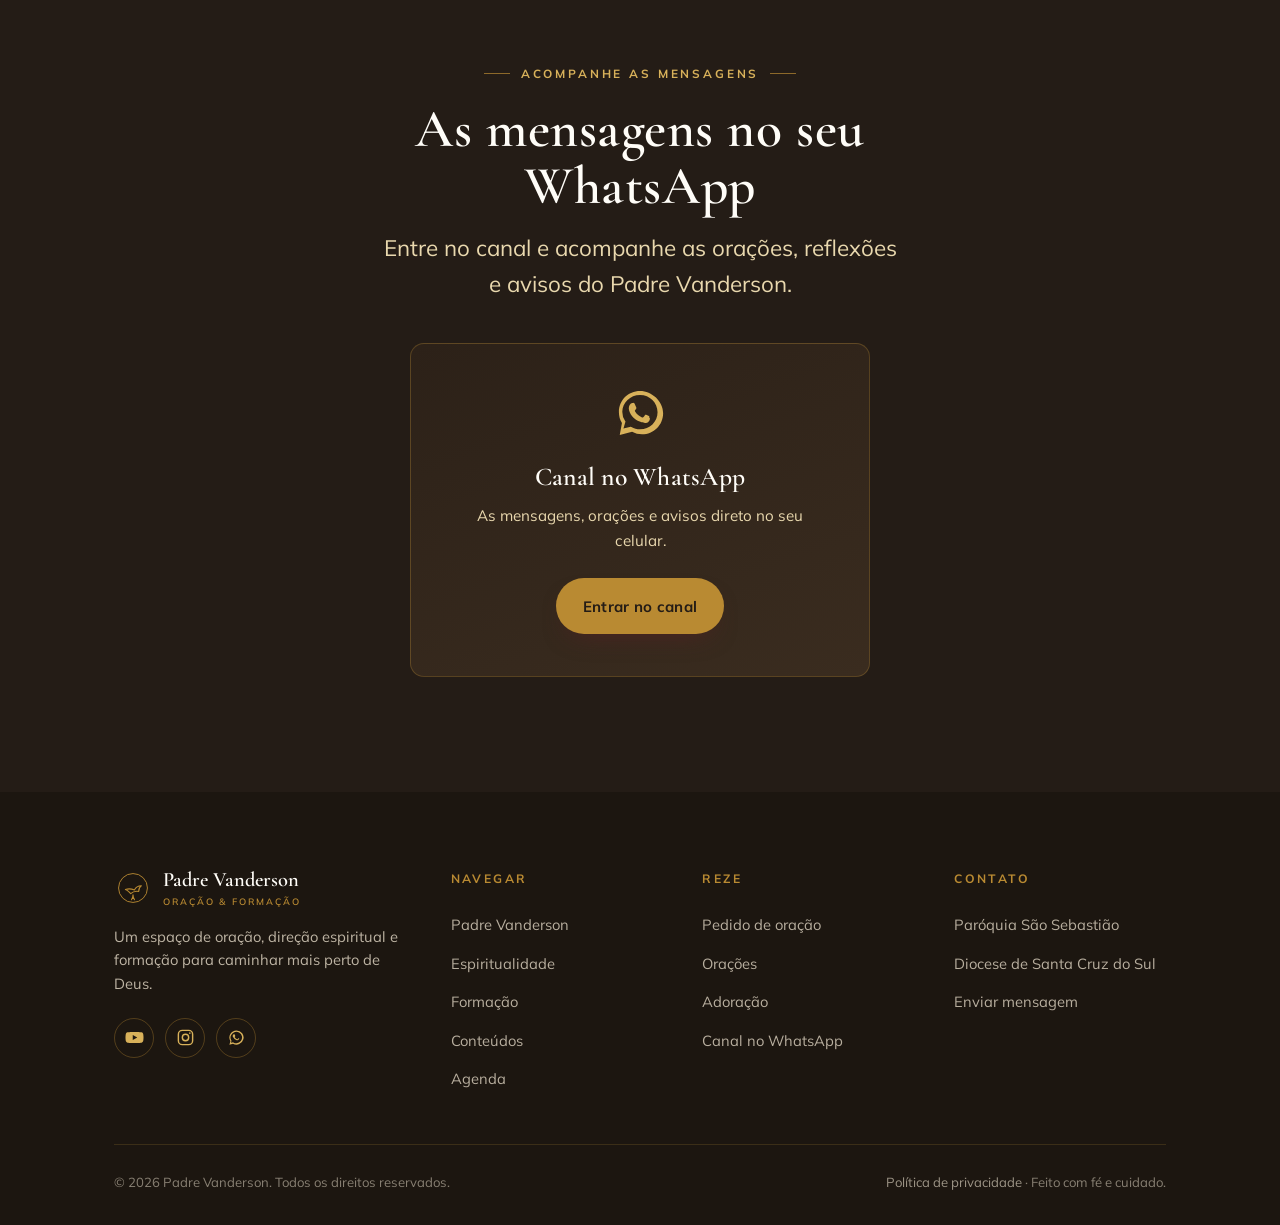
<file: index.src.html>
<!DOCTYPE html>
<html lang="pt-BR">
<head>
<meta charset="UTF-8">
<meta name="viewport" content="width=device-width, initial-scale=1.0">
<title>Padre Vanderson · Oração, encontro e formação</title>
<meta name="description" content="O espaço do Padre Vanderson: um lugar de oração, direção espiritual e formação para caminhar mais perto de Deus. Deixe aqui o seu pedido de oração.">
<link rel="preconnect" href="https://fonts.googleapis.com">
<link rel="preconnect" href="https://fonts.gstatic.com" crossorigin>
<link href="https://fonts.googleapis.com/css2?family=Cormorant+Garamond:ital,wght@0,500;0,600;1,500;1,600&family=Mulish:wght@400;500;600;700;800&display=swap" rel="stylesheet">
<link rel="stylesheet" href="styles.css">
<link rel="icon" type="image/png" href="assets/img/brasao-escudo.png">
</head>
<body>

<!-- símbolos SVG reutilizáveis -->
<svg width="0" height="0" style="position:absolute" aria-hidden="true">
  <symbol id="dove" viewBox="0 0 100 100">
    <g fill="none" stroke="currentColor" stroke-width="3.2" stroke-linecap="round" stroke-linejoin="round">
      <path d="M22 56c10-4 20-3 30 1 4-9 13-14 23-14-6 4-9 11-9 19-10-2-20 1-27 8-5-6-11-11-17-14z"/>
      <path d="M50 76c0 6-2 12-6 17M50 76c0 6 2 12 6 17M50 76c0 7 0 13 0 19"/>
      <circle cx="70" cy="59" r="1.6" fill="currentColor" stroke="none"/>
    </g>
  </symbol>
  <symbol id="dove-circle" viewBox="0 0 100 100">
    <circle cx="50" cy="50" r="38" fill="none" stroke="currentColor" stroke-width="2.4"/>
    <g fill="none" stroke="currentColor" stroke-width="2.8" stroke-linecap="round" stroke-linejoin="round">
      <path d="M30 54c8-3 16-2 24 1 3-7 10-11 18-11-5 3-7 9-7 15-8-1-16 1-21 6-4-5-9-9-14-11z"/>
      <path d="M50 68c0 5-1 9-4 13M50 68c0 5 1 9 4 13"/>
    </g>
  </symbol>
  <symbol id="crest-line" viewBox="0 0 100 100">
    <g fill="none" stroke="currentColor" stroke-width="3.2" stroke-linecap="round" stroke-linejoin="round">
      <path d="M24 18 H76 V50 C76 71 61 83 50 89 C39 83 24 71 24 50 Z"/>
      <path d="M50 18 V86"/>
      <path d="M25 45 H75"/>
    </g>
  </symbol>
</svg>

<!-- ============================ CABEÇALHO ============================ -->
<header class="site-header" id="topo">
  <nav class="nav" aria-label="Principal">
    <a class="brand" href="#topo" aria-label="Padre Vanderson — início">
      <img class="brand__crest" src="assets/img/brasao.png" alt="Brasão do Padre Vanderson" width="48" height="58">
      <span class="brand__name">Padre Vanderson<small>Oração &amp; Formação</small></span>
    </a>

    <ul class="nav-menu">
      <li><a class="nav-link" href="#topo">Início</a></li>
      <li class="has-drop">
        <a class="nav-link" href="#conheca">Padre Vanderson
          <svg class="chev" viewBox="0 0 12 12" aria-hidden="true"><path d="M2 4l4 4 4-4" fill="none" stroke="currentColor" stroke-width="1.6"/></svg>
        </a>
        <ul class="drop">
          <li><a href="#conheca"><!--@sobre_eyebrow-->Quem é<!--/@--></a></li>
          <li><a href="#conheca">Trajetória vocacional</a></li>
          <li><a href="#conheca">Missão</a></li>
        </ul>
      </li>
      <li class="has-drop">
        <a class="nav-link" href="#oracoes">Espiritualidade
          <svg class="chev" viewBox="0 0 12 12" aria-hidden="true"><path d="M2 4l4 4 4-4" fill="none" stroke="currentColor" stroke-width="1.6"/></svg>
        </a>
        <ul class="drop">
          <li><a href="#acessos">Direção espiritual</a></li>
          <li><a href="#oracoes">Orações</a></li>
          <li><a href="https://consagra.lovable.app/" target="_blank" rel="noopener">Consagração total à Virgem Maria</a></li>
          <li><a href="novena/">Novena a N. Sra. das Graças</a></li>
          <li><a href="pedido.html">Pedido de oração</a></li>
        </ul>
      </li>
      <li class="has-drop">
        <a class="nav-link" href="#formacao">Formação
          <svg class="chev" viewBox="0 0 12 12" aria-hidden="true"><path d="M2 4l4 4 4-4" fill="none" stroke="currentColor" stroke-width="1.6"/></svg>
        </a>
        <ul class="drop">
          <li><a href="#formacao">Artigos</a></li>
          <li><a href="#destaque">Homilias</a></li>
          <li><a href="#formacao">Materiais gratuitos</a></li>
        </ul>
      </li>
      <li class="has-drop">
        <a class="nav-link" href="#destaque">Conteúdos
          <svg class="chev" viewBox="0 0 12 12" aria-hidden="true"><path d="M2 4l4 4 4-4" fill="none" stroke="currentColor" stroke-width="1.6"/></svg>
        </a>
        <ul class="drop">
          <li><a href="https://www.youtube.com/channel/UCvTfDBISUCdvA43TUDEplZA" target="_blank" rel="noopener">Vídeos</a></li>
          <li><a href="#receba">Áudios</a></li>
          <li><a href="#galeria">Fotos</a></li>
        </ul>
      </li>
      <li><a class="nav-link" href="#agenda">Agenda</a></li>
      <li><a class="nav-link" href="#contato">Contato</a></li>
    </ul>

    <div class="nav-cta">
      <a class="btn btn--wine" href="pedido.html">Pedido de oração</a>
    </div>

    <button class="nav-toggle" aria-label="Abrir menu" aria-expanded="false" data-menu-open>
      <svg viewBox="0 0 24 24" fill="none" stroke="currentColor" stroke-width="1.8" aria-hidden="true">
        <path d="M3 6h18M3 12h18M3 18h18" stroke-linecap="round"/>
      </svg>
    </button>
  </nav>
</header>

<!-- menu móvel -->
<div class="mobile-menu" id="mobileMenu" aria-hidden="true">
  <button class="mobile-menu__close" aria-label="Fechar menu" data-menu-close>
    <svg viewBox="0 0 24 24" fill="none" stroke="currentColor" stroke-width="1.8" aria-hidden="true"><path d="M6 6l12 12M18 6L6 18" stroke-linecap="round"/></svg>
  </button>
  <ul>
    <li><a href="#topo" data-menu-close>Início</a></li>
    <li><a href="#conheca" data-menu-close>Padre Vanderson</a>
      <div class="sub"><a href="#conheca" data-menu-close>Quem é</a><a href="#conheca" data-menu-close>Missão</a></div></li>
    <li><a href="#oracoes" data-menu-close>Espiritualidade</a>
      <div class="sub"><a href="#acessos" data-menu-close>Direção espiritual</a><a href="#oracoes" data-menu-close>Orações</a><a href="https://consagra.lovable.app/" target="_blank" rel="noopener" data-menu-close>Consagração total à Virgem Maria</a><a href="novena/" data-menu-close>Novena a N. Sra. das Graças</a><a href="pedido.html" data-menu-close>Pedido de oração</a></div></li>
    <li><a href="#formacao" data-menu-close>Formação</a></li>
    <li><a href="#destaque" data-menu-close>Conteúdos</a>
      <div class="sub"><a href="https://www.youtube.com/channel/UCvTfDBISUCdvA43TUDEplZA" target="_blank" rel="noopener">Vídeos</a><a href="galeria.html">Fotos</a></div></li>
    <li><a href="#agenda" data-menu-close>Agenda</a></li>
    <li><a href="#contato" data-menu-close>Contato</a></li>
  </ul>
  <a class="btn btn--wine" href="pedido.html" data-menu-close>Enviar meu pedido de oração</a>
</div>

<!-- ============================ HERÓI ============================ -->
<section class="hero">
  <div class="hero__media">
    <img src="assets/img/hero.jpg" alt="Padre Vanderson em oração diante do vitral da capela" fetchpriority="high">
  </div>
  <div class="hero__scrim"></div>
  <div class="hero__vitral"></div>
  <div class="hero__caming"></div>

  <div class="container">
    <div class="hero__inner">
      <p class="eyebrow"><!--@hero_eyebrow-->Padre Vanderson · Sacerdote<!--/@--></p>
      <h1 class="hero__title"><!--@hero_title-->Há sempre um lugar<br>para <em>rezar</em>.<!--/@--></h1>
      <p class="hero__sub"><!--@hero_sub-->Um espaço de encontro, oração e formação, para você respirar, se aproximar de Deus e não caminhar sozinho.<!--/@--></p>
      <div class="hero__actions">
        <a class="btn btn--wine" href="pedido.html">Enviar meu pedido de oração
          <svg class="arrow" width="16" height="16" viewBox="0 0 16 16" fill="none" aria-hidden="true"><path d="M2 8h11M9 4l4 4-4 4" stroke="currentColor" stroke-width="1.8" stroke-linecap="round" stroke-linejoin="round"/></svg>
        </a>
        <a class="btn btn--ghost" href="#conheca">Conheça o Padre</a>
      </div>
    </div>
  </div>

  <div class="hero__foot">
    <svg viewBox="0 0 16 16" fill="none" aria-hidden="true"><path d="M8 2v11M4 9l4 4 4-4" stroke="currentColor" stroke-width="1.6" stroke-linecap="round" stroke-linejoin="round"/></svg>
    Role para descer
  </div>
</section>
<section class="section-banner">
  <div class="container">
    <a href="novena/" aria-label="Clique aqui para rezar a Novena de Nossa Senhora das Graças">
      <img src="assets/img/banner-novena.jpg" alt="Clique aqui para rezar a Novena de Nossa Senhora das Graças" loading="lazy">
    </a>
  </div>
</section>

<!-- ============================ GRAVAÇÕES DA NOVENA ============================ -->
<section class="section-videohoje" data-galeria-wrap hidden style="padding:48px 0">
  <div class="container" style="text-align:center">
    <p style="font-family:'Cormorant Garamond',serif;font-size:1.9rem;color:#b3924c;margin:0 0 8px">Gravações da Novena</p>
    <p style="color:#6d6049;margin:0 0 24px">Reveja a oração de cada dia de Nossa Senhora das Graças</p>
    <div id="galeria-novena"></div>
  </div>
</section>

<!-- ============================ LEMA SACERDOTAL ============================ -->
<section class="lema" id="lema">
  <div class="lema__glow"></div>
  <div class="container lema__inner reveal">
    <img class="lema__mark" src="assets/img/brasao.png" alt="" aria-hidden="true">
    <p class="lema__text"><!--@lema_text-->“Que o Teu coração seja o meu coração.”<!--/@--></p>
    <p class="lema__cite"><!--@lema_cite-->Lema sacerdotal do Padre Vanderson<!--/@--></p>
  </div>
</section>

<div class="glass-ribbon" aria-hidden="true"><i></i><i></i><i></i><i></i><i></i><i></i><i></i><i></i><i></i><i></i><i></i><i></i><i></i><i></i><i></i><i></i><i></i><i></i><i></i><i></i></div>

<!-- ============================ ACESSOS RÁPIDOS ============================ -->
<section class="section band-ivory-2" id="acessos">
  <div class="container">
    <div class="section-head reveal">
      <p class="eyebrow">Por onde começar</p>
      <h2 class="h2">O que você procura hoje?</h2>
    </div>
    <div class="quick__grid">
      <a class="qcard reveal" href="pedido.html">
        <svg class="qcard__icon" viewBox="0 0 48 48" fill="none" stroke="currentColor" stroke-width="2" aria-hidden="true"><path d="M24 42s-14-8-18-18C3 18 6 10 14 10c5 0 8 4 10 7 2-3 5-7 10-7 8 0 11 8 8 14-4 10-18 18-18 18z" stroke-linejoin="round"/></svg>
        <h3 class="qcard__title">Preciso de oração</h3>
        <p class="qcard__text">Envie a sua intenção. Vou rezar por você e pelo que pesa no seu coração.</p>
        <span class="qcard__go">Deixar meu pedido <svg class="arrow" width="14" height="14" viewBox="0 0 16 16" fill="none" aria-hidden="true"><path d="M2 8h11M9 4l4 4-4 4" stroke="currentColor" stroke-width="1.8" stroke-linecap="round" stroke-linejoin="round"/></svg></span>
      </a>
      <a class="qcard reveal" href="#acessos">
        <svg class="qcard__icon" viewBox="0 0 48 48" fill="none" stroke="currentColor" stroke-width="2" aria-hidden="true"><path d="M24 6l4 8 9 1-6.5 6 1.5 9-8-4.5-8 4.5 1.5-9L6 15l9-1z" stroke-linejoin="round"/></svg>
        <h3 class="qcard__title">Busco direção</h3>
        <p class="qcard__text">Dê um passo na vida espiritual com acompanhamento e conselho.</p>
        <span class="qcard__go">Saber como <svg class="arrow" width="14" height="14" viewBox="0 0 16 16" fill="none" aria-hidden="true"><path d="M2 8h11M9 4l4 4-4 4" stroke="currentColor" stroke-width="1.8" stroke-linecap="round" stroke-linejoin="round"/></svg></span>
      </a>
      <a class="qcard reveal" href="#formacao">
        <svg class="qcard__icon" viewBox="0 0 48 48" fill="none" stroke="currentColor" stroke-width="2" aria-hidden="true"><path d="M8 10h13a3 3 0 0 1 3 3v27a4 4 0 0 0-4-4H8zM40 10H27a3 3 0 0 0-3 3v27a4 4 0 0 1 4-4h12z" stroke-linejoin="round"/></svg>
        <h3 class="qcard__title">Quero aprender</h3>
        <p class="qcard__text">Artigos, homilias e materiais para conhecer melhor a fé católica.</p>
        <span class="qcard__go">Ver a formação <svg class="arrow" width="14" height="14" viewBox="0 0 16 16" fill="none" aria-hidden="true"><path d="M2 8h11M9 4l4 4-4 4" stroke="currentColor" stroke-width="1.8" stroke-linecap="round" stroke-linejoin="round"/></svg></span>
      </a>
      <a class="qcard reveal" href="#destaque">
        <svg class="qcard__icon" viewBox="0 0 48 48" fill="none" stroke="currentColor" stroke-width="2" aria-hidden="true"><rect x="5" y="10" width="38" height="28" rx="4"/><path d="M21 19l9 5-9 5z" fill="currentColor" stroke="none"/></svg>
        <h3 class="qcard__title">Quero assistir</h3>
        <p class="qcard__text">As mensagens em vídeo, para rezar e refletir onde você estiver.</p>
        <span class="qcard__go">Ver os vídeos <svg class="arrow" width="14" height="14" viewBox="0 0 16 16" fill="none" aria-hidden="true"><path d="M2 8h11M9 4l4 4-4 4" stroke="currentColor" stroke-width="1.8" stroke-linecap="round" stroke-linejoin="round"/></svg></span>
      </a>
    </div>
  </div>
</section>

<!-- ============================ CONHEÇA O PADRE ============================ -->
<section class="section band-ivory" id="conheca">
  <div class="container about__grid">
    <div class="about__media reveal">
      <img src="assets/img/retrato-sorriso.jpg" alt="Retrato do Padre Vanderson sorrindo">
      <span class="badge"><img src="assets/img/brasao.png" alt="" aria-hidden="true"></span>
    </div>
    <div class="about__body reveal">
      <p class="eyebrow">Quem é</p>
      <h2 class="h2">Padre Vanderson</h2>
      <!--@@sobre_corpo-->
      <a class="btn btn--wine" href="pedido.html">Falar comigo
        <svg class="arrow" width="16" height="16" viewBox="0 0 16 16" fill="none" aria-hidden="true"><path d="M2 8h11M9 4l4 4-4 4" stroke="currentColor" stroke-width="1.8" stroke-linecap="round" stroke-linejoin="round"/></svg>
      </a>
    </div>
  </div>
</section>

<!-- ============================ MENSAGEM EM DESTAQUE ============================ -->
<section class="section band-brown" id="destaque">
  <div class="container">
    <div class="section-head reveal">
      <p class="eyebrow"><!--@palavra_eyebrow-->Mensagem em destaque<!--/@--></p>
      <h2 class="h2"><!--@palavra_titulo-->A Palavra de hoje<!--/@--></h2>
    </div>
    <div class="featured__grid">
      <a class="video-card reveal" href="https://www.youtube.com/channel/UCvTfDBISUCdvA43TUDEplZA" target="_blank" rel="noopener" aria-label="Assistir à mensagem em destaque">
        <img src="assets/img/espirito-santo.jpg" alt="Padre Vanderson diante do ícone do Espírito Santo">
        <div class="video-card__scrim"></div>
        <span class="video-card__tag">Palavra de Deus</span>
        <span class="video-card__play"><svg viewBox="0 0 24 24" fill="currentColor" aria-hidden="true"><path d="M6 4l14 8-14 8z"/></svg></span>
      </a>
      <div class="featured__body reveal">
        <span class="kicker"><!--@palavra_kicker-->Respira e Reza · Episódio da semana<!--/@--></span>
        <h3><!--@palavra_h3-->O descanso que só a oração dá<!--/@--></h3>
        <p><!--@palavra_texto-->Quando tudo pede pressa, o Evangelho nos chama a parar. Nesta mensagem, um convite simples para entregar o cansaço a Deus e recomeçar em paz.<!--/@--></p>
        <a class="textlink" href="https://www.youtube.com/channel/UCvTfDBISUCdvA43TUDEplZA" target="_blank" rel="noopener">Assistir agora
          <svg class="arrow" width="16" height="16" viewBox="0 0 16 16" fill="none" aria-hidden="true"><path d="M2 8h11M9 4l4 4-4 4" stroke="currentColor" stroke-width="1.8" stroke-linecap="round" stroke-linejoin="round"/></svg>
        </a>
      </div>
    </div>
  </div>
</section>

<!-- ============================ FORMAÇÃO ============================ -->
<section class="section band-ivory" id="formacao">
  <div class="container">
    <div class="section-head reveal">
      <p class="eyebrow">Formação</p>
      <h2 class="h2">Para crescer na fé</h2>
      <p class="lead">Textos curtos para rezar melhor e entender o que a Igreja acredita.</p>
    </div>
    <div class="cards" id="artigos-home">
      
    </div>
  </div>
</section>

<!-- ============================ PEDIDO DE ORAÇÃO ============================ -->
<section class="section prayer" id="pedido">
  <div class="prayer__vitral"></div>
  <div class="container prayer__inner reveal">
    <img class="prayer__mark" src="assets/img/brasao.png" alt="" aria-hidden="true">
    <p class="eyebrow" style="justify-content:center">O coração deste espaço</p>
    <h2>Leve a Deus a sua <em>intenção</em>.</h2>
    <p>Escreva o que você precisa entregar nas mãos de Deus. Cada nome que chega aqui é levado à oração e à Santa Missa. Você não reza sozinho.</p>
    <div class="prayer__actions">
      <a class="btn btn--gold" href="pedido.html">Enviar meu pedido de oração
        <svg class="arrow" width="16" height="16" viewBox="0 0 16 16" fill="none" aria-hidden="true"><path d="M2 8h11M9 4l4 4-4 4" stroke="currentColor" stroke-width="1.8" stroke-linecap="round" stroke-linejoin="round"/></svg>
      </a>
      <a class="btn btn--ghost" href="#oracoes">Rezar uma oração agora</a>
    </div>
    <p class="prayer__note">Seu pedido é tratado com sigilo e respeito.</p>
  </div>
</section>

<!-- ============================ AGENDA ============================ -->
<section class="section band-ivory-2" id="agenda">
  <div class="container">
    <div class="section-head reveal">
      <p class="eyebrow">Agenda</p>
      <h2 class="h2">Próximos encontros</h2>
      <p class="lead">Momentos para rezar juntos, presencialmente e online.</p>
    </div>
    <div class="agenda__list">
<!--LIST:agenda-->

    </div>
  </div>
</section>

<!-- ============================ ORAÇÕES ============================ -->
<section class="section band-ivory" id="oracoes">
  <div class="container">
    <div class="section-head reveal">
      <p class="eyebrow">Orações</p>
      <h2 class="h2">Reze comigo</h2>
    </div>
    <div class="prayers__grid">
      <div class="prayer-feature reveal">
        <span class="tag"><!--@oracoes_destaque_tag-->Oração em destaque<!--/@--></span>
        <h3><!--@oracoes_destaque_titulo-->Ao Espírito Santo<!--/@--></h3>
        <p class="prayer-feature__text">Vinde, Espírito Santo, enchei os corações dos vossos fiéis e acendei neles o fogo do vosso amor. Enviai o vosso Espírito e tudo será criado, e renovareis a face da terra.
          <span>— Amém.</span>
        </p>
      </div>
      <ul class="prayer-list reveal">
<!--LIST:oracoes-->
</ul>
    </div>
  </div>
</section>

<!-- ============================ GALERIA ============================ -->
<section class="section band-ivory-2" id="galeria">
  <div class="container">
    <div class="section-head section-head--center reveal">
      <p class="eyebrow">Galeria</p>
      <h2 class="h2">Momentos de fé</h2>
      <p class="lead">Da ordenação à missão — instantes de uma vida dedicada a Deus e às pessoas.</p>
    </div>
    <div class="gallery__albums reveal" id="galleryAlbums"></div>
    <div class="gallery__more reveal">
      <a class="btn btn--ghost-dark" href="galeria.html">Ver a galeria completa
        <svg class="arrow" width="16" height="16" viewBox="0 0 16 16" fill="none" aria-hidden="true"><path d="M2 8h11M9 4l4 4-4 4" stroke="currentColor" stroke-width="1.8" stroke-linecap="round" stroke-linejoin="round"/></svg>
      </a>
    </div>
    <noscript><p style="text-align:center;color:var(--ink-soft);margin-top:2rem">Ative o JavaScript para ver a galeria de fotos.</p></noscript>
  </div>
</section>

<!-- ============================ RECEBA AS MENSAGENS ============================ -->
<section class="section band-brown" id="receba">
  <div class="container">
    <div class="section-head section-head--center reveal">
      <p class="eyebrow"><!--@whats_eyebrow-->Acompanhe as mensagens<!--/@--></p>
      <h2 class="h2"><!--@whats_titulo-->As mensagens no seu WhatsApp<!--/@--></h2>
      <p class="lead"><!--@whats_lead-->Entre no canal e acompanhe as orações, reflexões e avisos do Padre Vanderson.<!--/@--></p>
    </div>
    <div class="whatsapp-card whatsapp-card--center reveal">
      <svg class="wa" viewBox="0 0 32 32" fill="currentColor" aria-hidden="true"><path d="M16 3C9 3 3.5 8.5 3.5 15.5c0 2.3.6 4.5 1.8 6.4L4 29l7.3-1.9c1.8 1 3.8 1.5 5.9 1.5 6.9 0 12.5-5.5 12.5-12.5S23 3 16 3zm0 22.7c-1.8 0-3.6-.5-5.1-1.4l-.4-.2-4.3 1.1 1.2-4.2-.3-.4a10 10 0 0 1-1.6-5.4C5.6 9.9 10.2 5.3 16 5.3s10.4 4.6 10.4 10.2S21.8 25.7 16 25.7zm5.7-7.6c-.3-.2-1.8-.9-2.1-1-.3-.1-.5-.2-.7.2s-.8 1-1 1.2c-.2.2-.4.2-.7.1-1.8-.9-3-1.6-4.2-3.6-.3-.5.3-.5.8-1.6.1-.2 0-.4 0-.6s-.7-1.7-1-2.3c-.3-.6-.5-.5-.7-.5h-.6c-.2 0-.6.1-.9.4-1.2 1.2-1.5 2.6-1 4.3.9 2.9 3.1 5.2 6.2 6.4 2.6 1 3.1.8 3.7.8.9-.1 1.8-.8 2.1-1.5.3-.7.3-1.4.2-1.5-.1-.2-.3-.3-.6-.5z"/></svg>
      <h3><!--@whats_card_titulo-->Canal no WhatsApp<!--/@--></h3>
      <p><!--@whats_card_texto-->As mensagens, orações e avisos direto no seu celular.<!--/@--></p>
      <a class="btn btn--gold" href="https://whatsapp.com/channel/0029VaDxDVgDzgTH6yd3kF20" target="_blank" rel="noopener">Entrar no canal</a>
    </div>
  </div>
</section>

<!-- ============================ RODAPÉ ============================ -->
<footer class="site-footer" id="contato">
  <div class="container">
    <div class="footer__top">
      <div class="footer__brand">
        <a class="brand" href="#topo" aria-label="Padre Vanderson">
          <svg class="brand__mark" aria-hidden="true"><use href="#dove-circle"></use></svg>
          <span class="brand__name">Padre Vanderson<small>Oração &amp; Formação</small></span>
        </a>
        <p>Um espaço de oração, direção espiritual e formação para caminhar mais perto de Deus.</p>
        <div class="footer__social">
          <a href="https://www.youtube.com/channel/UCvTfDBISUCdvA43TUDEplZA" target="_blank" rel="noopener" aria-label="YouTube"><svg viewBox="0 0 24 24" fill="currentColor" aria-hidden="true"><path d="M23 7.5a3 3 0 0 0-2.1-2.1C19 5 12 5 12 5s-7 0-8.9.4A3 3 0 0 0 1 7.5 31 31 0 0 0 .6 12 31 31 0 0 0 1 16.5a3 3 0 0 0 2.1 2.1C5 19 12 19 12 19s7 0 8.9-.4a3 3 0 0 0 2.1-2.1 31 31 0 0 0 .4-4.5 31 31 0 0 0-.4-4.5zM9.8 15.3V8.7l5.7 3.3z"/></svg></a>
          <a href="https://www.instagram.com/padrevanderson" target="_blank" rel="noopener" aria-label="Instagram"><svg viewBox="0 0 24 24" fill="none" stroke="currentColor" stroke-width="1.8" aria-hidden="true"><rect x="3" y="3" width="18" height="18" rx="5"/><circle cx="12" cy="12" r="4"/><circle cx="17.5" cy="6.5" r="1" fill="currentColor" stroke="none"/></svg></a>
          <a href="https://whatsapp.com/channel/0029VaDxDVgDzgTH6yd3kF20" target="_blank" rel="noopener" aria-label="Canal no WhatsApp"><svg viewBox="0 0 24 24" fill="currentColor" aria-hidden="true"><path d="M12 3a9 9 0 0 0-7.7 13.6L3 21l4.5-1.2A9 9 0 1 0 12 3zm0 16.3c-1.4 0-2.8-.4-4-1.1l-.3-.2-2.7.7.7-2.6-.2-.3A7.3 7.3 0 1 1 12 19.3zm4.1-5.5c-.2-.1-1.3-.7-1.6-.7-.2-.1-.4-.1-.5.1l-.7.9c-.1.2-.3.2-.5.1a6 6 0 0 1-3-2.6c-.2-.4.2-.4.6-1.2v-.5l-.7-1.7c-.2-.4-.4-.4-.5-.4h-.5c-.2 0-.5 0-.7.3-.9.9-1.1 2.1-.4 3.4a8 8 0 0 0 4.6 4c.4.1.8.1 1.1 0 .6-.1 1.3-.6 1.5-1.1.2-.5.2-1 .1-1.1z"/></svg></a>
        </div>
      </div>
      <div class="footer__col">
        <h4>Navegar</h4>
        <ul>
          <li><a href="#conheca">Padre Vanderson</a></li>
          <li><a href="#oracoes">Espiritualidade</a></li>
          <li><a href="#formacao">Formação</a></li>
          <li><a href="#destaque">Conteúdos</a></li>
          <li><a href="#agenda">Agenda</a></li>
        </ul>
      </div>
      <div class="footer__col">
        <h4>Reze</h4>
        <ul>
          <li><a href="pedido.html">Pedido de oração</a></li>
          <li><a href="#oracoes">Orações</a></li>
          <li><a href="#agenda">Adoração</a></li>
          <li><a href="https://whatsapp.com/channel/0029VaDxDVgDzgTH6yd3kF20" target="_blank" rel="noopener">Canal no WhatsApp</a></li>
        </ul>
      </div>
      <div class="footer__col">
        <h4>Contato</h4>
        <ul>
          <li><a href="https://www.instagram.com/paroquiassm/" target="_blank" rel="noopener">Paróquia São Sebastião</a></li>
          <li><a href="https://diocesesantacruz.com.br/" target="_blank" rel="noopener">Diocese de Santa Cruz do Sul</a></li>
          <li><a href="pedido.html">Enviar mensagem</a></li>
        </ul>
      </div>
    </div>
    <div class="footer__bottom">
      <span>© 2026 Padre Vanderson. Todos os direitos reservados.</span>
      <span><a href="#">Política de privacidade</a> · Feito com fé e cuidado.</span>
    </div>
  </div>
</footer>

<script src="videos-data.js"></script>
<script src="galeria-novena.js"></script>
<script src="galeria-data.js"></script>
<script src="artigos-data.js"></script>
<script src="artigos.js"></script>
<script src="main.js"></script>
<script src="https://identity.netlify.com/v1/netlify-identity-widget.js"></script>
<script>if(window.netlifyIdentity){window.netlifyIdentity.on("init",function(u){if(!u){window.netlifyIdentity.on("login",function(){document.location.href="/admin/";});}});}</script>
</body>
</html>
</file>
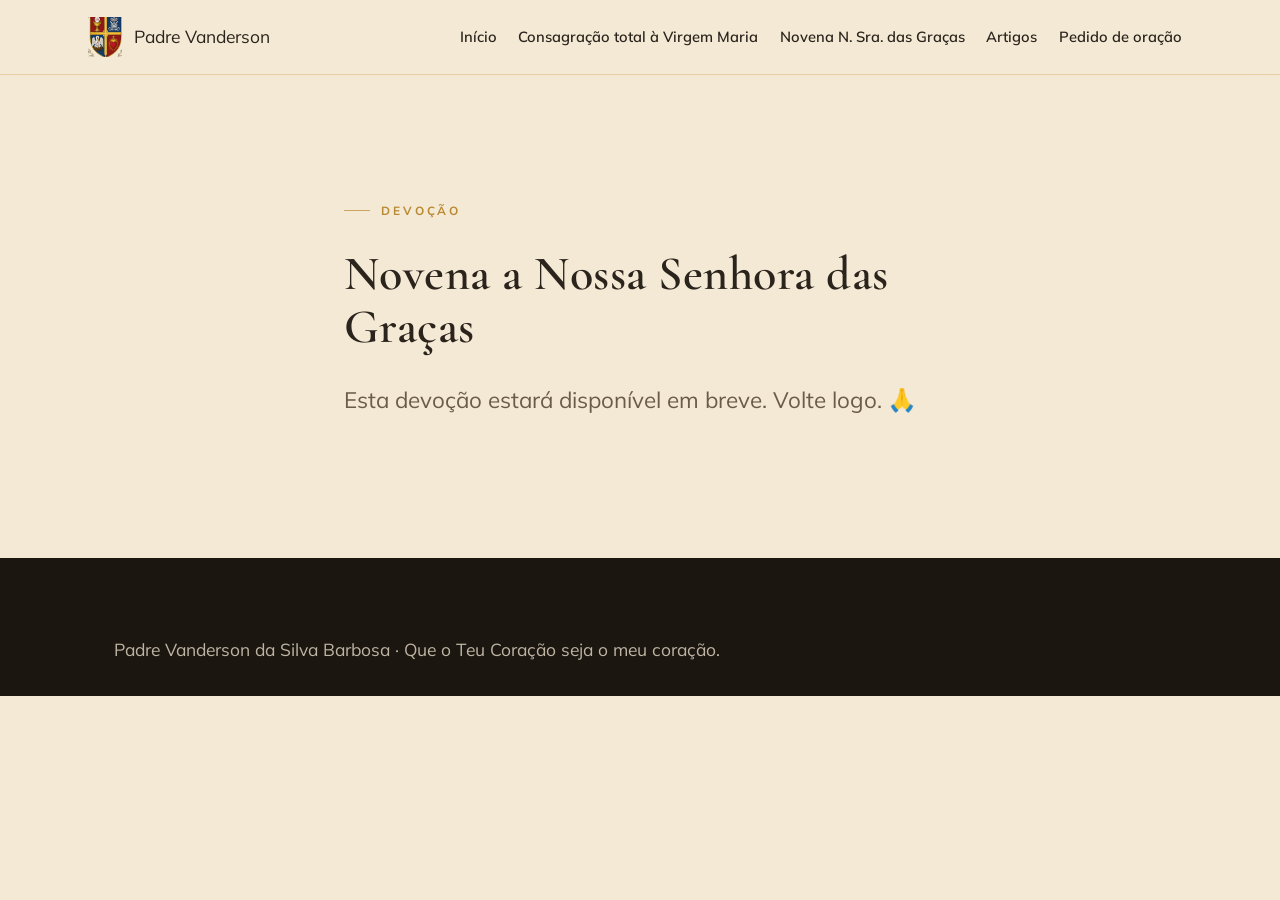
<file: novena-nossa-senhora-das-gracas.html>
<!doctype html>
<html lang="pt-BR">
<head>
<meta charset="utf-8">
<meta name="viewport" content="width=device-width, initial-scale=1.0">
<title>Novena a Nossa Senhora das Graças · Padre Vanderson</title>
<link rel="preconnect" href="https://fonts.googleapis.com">
<link rel="preconnect" href="https://fonts.gstatic.com" crossorigin>
<link href="https://fonts.googleapis.com/css2?family=Cormorant+Garamond:ital,wght@0,500;0,600;1,500;1,600&family=Mulish:wght@400;500;600;700;800&display=swap" rel="stylesheet">
<link rel="stylesheet" href="styles.css">
<link rel="icon" type="image/png" href="assets/img/brasao-escudo.png">
</head>
<body>
<header class="site-header">
  <nav class="nav" aria-label="Principal">
    <a class="brand" href="index.html" aria-label="Padre Vanderson — início">
      <img src="assets/img/brasao-escudo.png" alt="" width="34" height="40">
      <span>Padre Vanderson</span>
    </a>
    <ul class="nav-menu">
      <li><a class="nav-link" href="index.html">Início</a></li>
      <li><a class="nav-link" href="https://consagra.lovable.app/" target="_blank" rel="noopener">Consagração total à Virgem Maria</a></li>
      <li><a class="nav-link" href="novena/">Novena N. Sra. das Graças</a></li>
      <li><a class="nav-link" href="artigos.html">Artigos</a></li>
      <li><a class="nav-link" href="pedido.html">Pedido de oração</a></li>
    </ul>
  </nav>
</header>
<main>
  <section class="section band-ivory">
    <div class="container container--narrow">
      <article id="devocao"><p class="lead">Carregando&hellip;</p></article>
    </div>
  </section>
</main>
<footer class="site-footer"><div class="container"><p>Padre Vanderson da Silva Barbosa &middot; Que o Teu Cora&ccedil;&atilde;o seja o meu cora&ccedil;&atilde;o.</p></div></footer>
<script src="devocoes-data.js"></script>
<script src="devocoes.js"></script>
<script>renderDevocao('novena');</script>
<script src="main.js"></script>
</body>
</html>
</file>
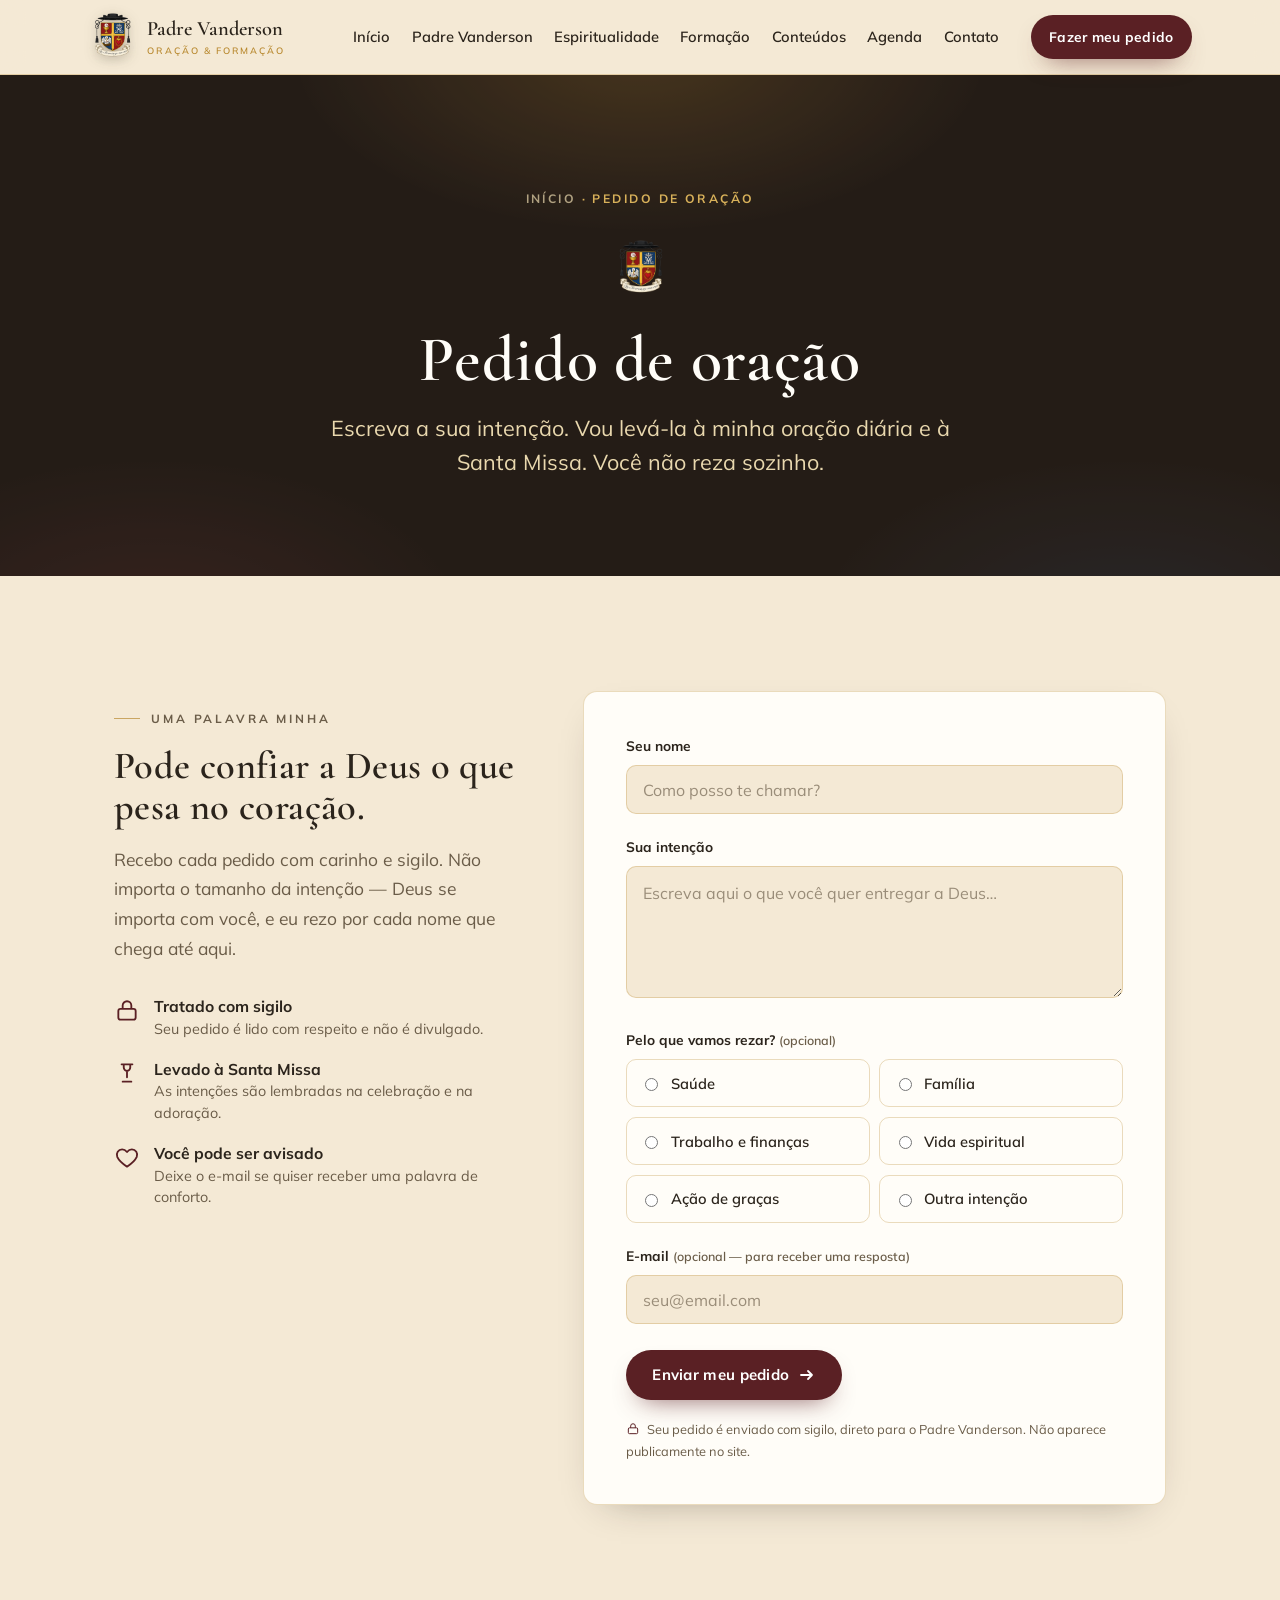
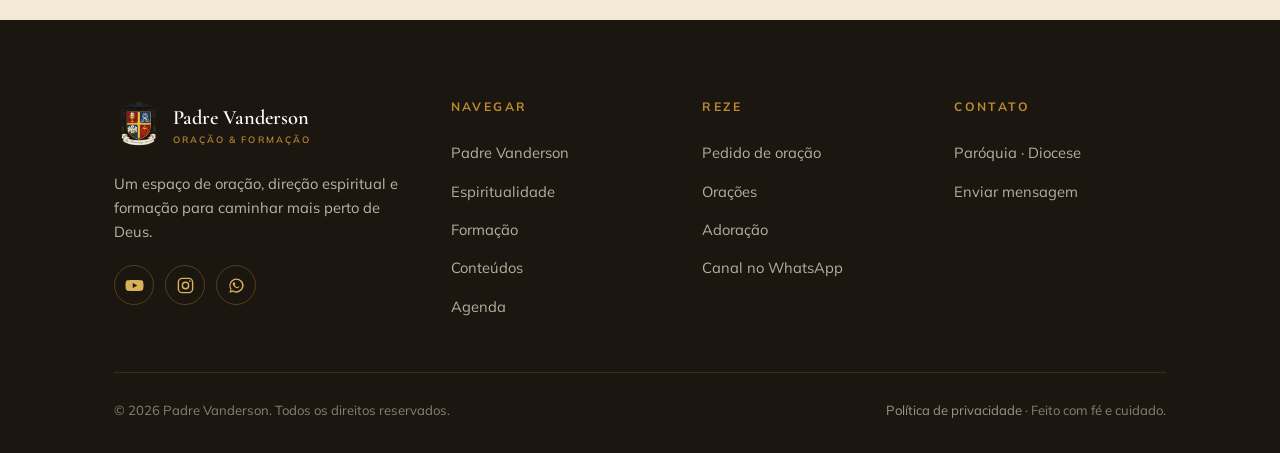
<file: pedido.html>
<!DOCTYPE html>
<html lang="pt-BR">
<head>
<meta charset="UTF-8">
<meta name="viewport" content="width=device-width, initial-scale=1.0">
<title>Pedido de oração · Padre Vanderson</title>
<meta name="description" content="Deixe aqui a sua intenção. Cada pedido de oração é levado à oração diária e à Santa Missa do Padre Vanderson.">
<link rel="preconnect" href="https://fonts.googleapis.com">
<link rel="preconnect" href="https://fonts.gstatic.com" crossorigin>
<link href="https://fonts.googleapis.com/css2?family=Cormorant+Garamond:ital,wght@0,500;0,600;1,500;1,600&family=Mulish:wght@400;500;600;700;800&display=swap" rel="stylesheet">
<link rel="stylesheet" href="styles.css">
<link rel="icon" type="image/png" href="assets/img/brasao-escudo.png">
</head>
<body>

<svg width="0" height="0" style="position:absolute" aria-hidden="true">
  <symbol id="crest-line" viewBox="0 0 100 100">
    <g fill="none" stroke="currentColor" stroke-width="3.2" stroke-linecap="round" stroke-linejoin="round">
      <path d="M24 18 H76 V50 C76 71 61 83 50 89 C39 83 24 71 24 50 Z"/>
      <path d="M50 18 V86"/>
      <path d="M25 45 H75"/>
    </g>
  </symbol>
  <symbol id="dove" viewBox="0 0 100 100">
    <g fill="none" stroke="currentColor" stroke-width="3.2" stroke-linecap="round" stroke-linejoin="round">
      <path d="M22 56c10-4 20-3 30 1 4-9 13-14 23-14-6 4-9 11-9 19-10-2-20 1-27 8-5-6-11-11-17-14z"/>
      <path d="M50 76c0 6-2 12-6 17M50 76c0 6 2 12 6 17M50 76c0 7 0 13 0 19"/>
      <circle cx="70" cy="59" r="1.6" fill="currentColor" stroke="none"/>
    </g>
  </symbol>
</svg>

<!-- ============================ CABEÇALHO ============================ -->
<header class="site-header" id="topo">
  <nav class="nav" aria-label="Principal">
    <a class="brand" href="index.html" aria-label="Padre Vanderson — início">
      <img class="brand__crest" src="assets/img/brasao.png" alt="Brasão do Padre Vanderson" width="48" height="58">
      <span class="brand__name">Padre Vanderson<small>Oração &amp; Formação</small></span>
    </a>

    <ul class="nav-menu">
      <li><a class="nav-link" href="index.html">Início</a></li>
      <li><a class="nav-link" href="index.html#conheca">Padre Vanderson</a></li>
      <li><a class="nav-link" href="index.html#oracoes">Espiritualidade</a></li>
      <li><a class="nav-link" href="index.html#formacao">Formação</a></li>
      <li><a class="nav-link" href="index.html#destaque">Conteúdos</a></li>
      <li><a class="nav-link" href="index.html#agenda">Agenda</a></li>
      <li><a class="nav-link" href="index.html#contato">Contato</a></li>
    </ul>

    <div class="nav-cta">
      <a class="btn btn--wine" href="#formulario">Fazer meu pedido</a>
    </div>

    <button class="nav-toggle" aria-label="Abrir menu" aria-expanded="false" data-menu-open>
      <svg viewBox="0 0 24 24" fill="none" stroke="currentColor" stroke-width="1.8" aria-hidden="true">
        <path d="M3 6h18M3 12h18M3 18h18" stroke-linecap="round"/>
      </svg>
    </button>
  </nav>
</header>

<div class="mobile-menu" id="mobileMenu" aria-hidden="true">
  <button class="mobile-menu__close" aria-label="Fechar menu" data-menu-close>
    <svg viewBox="0 0 24 24" fill="none" stroke="currentColor" stroke-width="1.8" aria-hidden="true"><path d="M6 6l12 12M18 6L6 18" stroke-linecap="round"/></svg>
  </button>
  <ul>
    <li><a href="index.html" data-menu-close>Início</a></li>
    <li><a href="index.html#conheca" data-menu-close>Padre Vanderson</a></li>
    <li><a href="index.html#oracoes" data-menu-close>Espiritualidade</a></li>
    <li><a href="index.html#formacao" data-menu-close>Formação</a></li>
    <li><a href="index.html#destaque" data-menu-close>Conteúdos</a></li>
    <li><a href="index.html#agenda" data-menu-close>Agenda</a></li>
    <li><a href="index.html#contato" data-menu-close>Contato</a></li>
  </ul>
  <a class="btn btn--wine" href="#formulario" data-menu-close>Fazer meu pedido</a>
</div>

<!-- ============================ TOPO DA PÁGINA ============================ -->
<section class="page-hero">
  <div class="page-hero__glow"></div>
  <div class="container">
    <p class="crumb"><a href="index.html">Início</a> · Pedido de oração</p>
    <img class="page-hero__mark" src="assets/img/brasao.png" alt="" aria-hidden="true">
    <h1>Pedido de oração</h1>
    <p>Escreva a sua intenção. Vou levá-la à minha oração diária e à Santa Missa. Você não reza sozinho.</p>
  </div>
</section>

<!-- ============================ FORMULÁRIO ============================ -->
<section class="section band-ivory" id="formulario">
  <div class="container pedido__grid">

    <!-- coluna: mensagem e garantias -->
    <aside class="pedido-aside reveal">
      <p class="eyebrow">Uma palavra minha</p>
      <h2>Pode confiar a Deus o que pesa no coração.</h2>
      <p>Recebo cada pedido com carinho e sigilo. Não importa o tamanho da intenção — Deus se importa com você, e eu rezo por cada nome que chega até aqui.</p>
      <ul class="assur">
        <li>
          <svg viewBox="0 0 24 24" fill="none" stroke="currentColor" stroke-width="1.7" aria-hidden="true"><rect x="4" y="10" width="16" height="10" rx="2"/><path d="M8 10V7a4 4 0 0 1 8 0v3"/></svg>
          <span><b>Tratado com sigilo</b>Seu pedido é lido com respeito e não é divulgado.</span>
        </li>
        <li>
          <svg viewBox="0 0 24 24" fill="none" stroke="currentColor" stroke-width="1.7" aria-hidden="true"><path d="M7 4h10M9 4v3a3 3 0 0 0 6 0V4M12 10v6M8 20h8" stroke-linecap="round"/></svg>
          <span><b>Levado à Santa Missa</b>As intenções são lembradas na celebração e na adoração.</span>
        </li>
        <li>
          <svg viewBox="0 0 24 24" fill="none" stroke="currentColor" stroke-width="1.7" aria-hidden="true"><path d="M12 20s-7-4.5-9-9C1.6 7.5 4 4 7.5 4 10 4 12 6.5 12 6.5S14 4 16.5 4C20 4 22.4 7.5 21 11c-2 4.5-9 9-9 9z" stroke-linejoin="round"/></svg>
          <span><b>Você pode ser avisado</b>Deixe o e-mail se quiser receber uma palavra de conforto.</span>
        </li>
      </ul>
    </aside>

    <!-- coluna: formulário -->
    <div class="reveal">
      <form class="form-card" id="prayerForm" novalidate>
        <input type="hidden" name="_subject" value="Novo pedido de oração (pelo site)">
        <div class="field">
          <label for="nome">Seu nome</label>
          <input type="text" id="nome" name="Nome" placeholder="Como posso te chamar?" required autocomplete="name">
        </div>

        <div class="field">
          <label for="intencao">Sua intenção</label>
          <textarea id="intencao" name="Intenção" placeholder="Escreva aqui o que você quer entregar a Deus…" required></textarea>
        </div>

        <div class="field">
          <label>Pelo que vamos rezar? <span class="opt">(opcional)</span></label>
          <div class="choice">
            <label><input type="radio" name="Assunto" value="Saúde"> Saúde</label>
            <label><input type="radio" name="Assunto" value="Família"> Família</label>
            <label><input type="radio" name="Assunto" value="Trabalho e finanças"> Trabalho e finanças</label>
            <label><input type="radio" name="Assunto" value="Vida espiritual"> Vida espiritual</label>
            <label><input type="radio" name="Assunto" value="Ação de graças"> Ação de graças</label>
            <label><input type="radio" name="Assunto" value="Outra intenção"> Outra intenção</label>
          </div>
        </div>

        <div class="field">
          <label for="email">E-mail <span class="opt">(opcional — para receber uma resposta)</span></label>
          <input type="email" id="email" name="email" placeholder="seu@email.com" autocomplete="email">
        </div>

        <p class="form-error" id="formError" role="alert" hidden></p>
        <div class="form-actions">
          <button class="btn btn--wine" type="submit">Enviar meu pedido
            <svg class="arrow" width="16" height="16" viewBox="0 0 16 16" fill="none" aria-hidden="true"><path d="M2 8h11M9 4l4 4-4 4" stroke="currentColor" stroke-width="1.8" stroke-linecap="round" stroke-linejoin="round"/></svg>
          </button>
        </div>
        <p class="form-note">
          <svg viewBox="0 0 24 24" fill="none" stroke="currentColor" stroke-width="1.7" aria-hidden="true"><rect x="4" y="10" width="16" height="10" rx="2"/><path d="M8 10V7a4 4 0 0 1 8 0v3"/></svg>
          Seu pedido é enviado com sigilo, direto para o Padre Vanderson. Não aparece publicamente no site.
        </p>
      </form>

      <!-- confirmação -->
      <div class="success-panel" id="prayerSuccess" hidden>
        <img class="success-panel__mark" src="assets/img/brasao.png" alt="" aria-hidden="true">
        <h2>Recebi o seu pedido<span id="successName"></span>.</h2>
        <p>Fique em paz: a sua intenção já chegou até mim e entra na minha oração. Que o coração de Deus cuide de você e de quem você ama.</p>
        <div class="form-actions">
          <a class="btn btn--wine" href="index.html">Voltar ao início</a>
          <button class="btn btn--ghost-dark" type="button" id="sendAgain">Enviar outro pedido</button>
        </div>
      </div>
    </div>

  </div>
</section>

<!-- ============================ RODAPÉ ============================ -->
<footer class="site-footer" id="contato">
  <div class="container">
    <div class="footer__top">
      <div class="footer__brand">
        <a class="brand" href="index.html" aria-label="Padre Vanderson">
          <img class="brand__crest" src="assets/img/brasao.png" alt="Brasão do Padre Vanderson" width="48" height="58">
          <span class="brand__name">Padre Vanderson<small>Oração &amp; Formação</small></span>
        </a>
        <p>Um espaço de oração, direção espiritual e formação para caminhar mais perto de Deus.</p>
        <div class="footer__social">
          <a href="https://www.youtube.com/channel/UCvTfDBISUCdvA43TUDEplZA" target="_blank" rel="noopener" aria-label="YouTube"><svg viewBox="0 0 24 24" fill="currentColor" aria-hidden="true"><path d="M23 7.5a3 3 0 0 0-2.1-2.1C19 5 12 5 12 5s-7 0-8.9.4A3 3 0 0 0 1 7.5 31 31 0 0 0 .6 12 31 31 0 0 0 1 16.5a3 3 0 0 0 2.1 2.1C5 19 12 19 12 19s7 0 8.9-.4a3 3 0 0 0 2.1-2.1 31 31 0 0 0 .4-4.5 31 31 0 0 0-.4-4.5zM9.8 15.3V8.7l5.7 3.3z"/></svg></a>
          <a href="https://www.instagram.com/padrevanderson" target="_blank" rel="noopener" aria-label="Instagram"><svg viewBox="0 0 24 24" fill="none" stroke="currentColor" stroke-width="1.8" aria-hidden="true"><rect x="3" y="3" width="18" height="18" rx="5"/><circle cx="12" cy="12" r="4"/><circle cx="17.5" cy="6.5" r="1" fill="currentColor" stroke="none"/></svg></a>
          <a href="https://whatsapp.com/channel/0029VaDxDVgDzgTH6yd3kF20" target="_blank" rel="noopener" aria-label="Canal no WhatsApp"><svg viewBox="0 0 24 24" fill="currentColor" aria-hidden="true"><path d="M12 3a9 9 0 0 0-7.7 13.6L3 21l4.5-1.2A9 9 0 1 0 12 3zm0 16.3c-1.4 0-2.8-.4-4-1.1l-.3-.2-2.7.7.7-2.6-.2-.3A7.3 7.3 0 1 1 12 19.3zm4.1-5.5c-.2-.1-1.3-.7-1.6-.7-.2-.1-.4-.1-.5.1l-.7.9c-.1.2-.3.2-.5.1a6 6 0 0 1-3-2.6c-.2-.4.2-.4.6-1.2v-.5l-.7-1.7c-.2-.4-.4-.4-.5-.4h-.5c-.2 0-.5 0-.7.3-.9.9-1.1 2.1-.4 3.4a8 8 0 0 0 4.6 4c.4.1.8.1 1.1 0 .6-.1 1.3-.6 1.5-1.1.2-.5.2-1 .1-1.1z"/></svg></a>
        </div>
      </div>
      <div class="footer__col">
        <h4>Navegar</h4>
        <ul>
          <li><a href="index.html#conheca">Padre Vanderson</a></li>
          <li><a href="index.html#oracoes">Espiritualidade</a></li>
          <li><a href="index.html#formacao">Formação</a></li>
          <li><a href="index.html#destaque">Conteúdos</a></li>
          <li><a href="index.html#agenda">Agenda</a></li>
        </ul>
      </div>
      <div class="footer__col">
        <h4>Reze</h4>
        <ul>
          <li><a href="pedido.html">Pedido de oração</a></li>
          <li><a href="index.html#oracoes">Orações</a></li>
          <li><a href="index.html#agenda">Adoração</a></li>
          <li><a href="https://whatsapp.com/channel/0029VaDxDVgDzgTH6yd3kF20" target="_blank" rel="noopener">Canal no WhatsApp</a></li>
        </ul>
      </div>
      <div class="footer__col">
        <h4>Contato</h4>
        <ul>
          <li><a href="#">Paróquia · Diocese</a></li>
          <li><a href="pedido.html">Enviar mensagem</a></li>
        </ul>
      </div>
    </div>
    <div class="footer__bottom">
      <span>© 2026 Padre Vanderson. Todos os direitos reservados.</span>
      <span><a href="#">Política de privacidade</a> · Feito com fé e cuidado.</span>
    </div>
  </div>
</footer>

<script src="config.js"></script>
<script src="main.js"></script>
</body>
</html>
</file>
<file: styles.css>
/* =========================================================
   Padre Vanderson — identidade "A luz do vitral"
   Paleta e tipografia definidas no briefing.
   ========================================================= */

:root{
  /* cor */
  --brown-900:#241C16;   /* marrom profundo  */
  --brown-800:#2C2118;
  --brown-700:#3A2C1F;
  --ivory:#F4E9D5;       /* marfim           */
  --ivory-2:#EFE2C9;     /* marfim sombra    */
  --white-warm:#FFFDF8;  /* branco quente    */
  --gold:#B98A32;        /* dourado envelhecido */
  --gold-hi:#D8B15A;
  --gold-soft:#E9D8AE;
  --wine:#5A2024;        /* vinho — cor de ação */
  --wine-700:#471619;
  --ink:#2B241C;         /* texto sobre marfim */
  --ink-soft:#6A5C48;    /* texto suave */
  --line:rgba(185,138,50,.30); /* hairline dourada */

  /* vitral (usado só no herói) */
  --glass-amber:#C8892B;
  --glass-teal:#2E6E63;
  --glass-cobalt:#274B7A;
  --glass-wine:#7A2230;
  --glass-green:#3E6B34;

  /* tipografia */
  --display:"Cormorant Garamond", Georgia, serif;
  --body:"Mulish", system-ui, -apple-system, sans-serif;

  --container:1180px;
  --gutter:clamp(1.25rem, 5vw, 4rem);
  --radius:14px;
  --shadow:0 24px 60px -30px rgba(36,28,22,.55);
  --shadow-soft:0 14px 40px -24px rgba(36,28,22,.45);
}

/* ---------- base ---------- */
*,*::before,*::after{box-sizing:border-box}
html{scroll-behavior:smooth}
@media (prefers-reduced-motion:reduce){html{scroll-behavior:auto}}
body{
  margin:0;
  font-family:var(--body);
  font-size:clamp(1rem,.96rem + .3vw,1.09rem);
  line-height:1.7;
  color:var(--ink);
  background:var(--ivory);
  -webkit-font-smoothing:antialiased;
  text-rendering:optimizeLegibility;
}
img{max-width:100%;display:block}
a{color:inherit;text-decoration:none}
h1,h2,h3{margin:0;font-family:var(--display);font-weight:600;line-height:1.05;letter-spacing:.01em}
p{margin:0}
:focus-visible{outline:2.5px solid var(--gold);outline-offset:3px;border-radius:3px}

.container{max-width:var(--container);margin-inline:auto;padding-inline:var(--gutter)}
.section{padding-block:clamp(4rem,9vw,7.5rem)}

/* bandas de fundo (o ritmo da nave) */
.band-ivory{background:var(--ivory)}
.band-ivory-2{background:linear-gradient(180deg,var(--ivory),var(--ivory-2))}
.band-brown{background:var(--brown-900);color:var(--ivory)}
.band-brown h2,.band-brown h3{color:var(--white-warm)}

/* eyebrow / rótulo litúrgico */
.eyebrow{
  font-family:var(--body);font-weight:700;
  font-size:.74rem;letter-spacing:.24em;text-transform:uppercase;
  color:var(--gold);margin:0 0 1.1rem;
  display:inline-flex;align-items:center;gap:.7rem;
}
.eyebrow::before{content:"";width:26px;height:1px;background:var(--gold);opacity:.7}
.band-brown .eyebrow{color:var(--gold-hi)}

.section-head{max-width:44ch}
.section-head--center{margin-inline:auto;text-align:center;max-width:52ch}
.section-head--center .eyebrow::after{content:"";width:26px;height:1px;background:var(--gold);opacity:.7}
.h2{font-size:clamp(2rem,1.4rem + 2.6vw,3.35rem)}
.lead{font-size:clamp(1.12rem,1.05rem + .5vw,1.4rem);color:var(--ink-soft);margin-top:1rem;line-height:1.6}
.band-brown .lead{color:var(--gold-soft)}

/* ---------- botões ---------- */
.btn{
  --_bg:var(--wine);--_fg:#fff;--_bd:transparent;
  display:inline-flex;align-items:center;gap:.6rem;
  font-family:var(--body);font-weight:700;font-size:.94rem;letter-spacing:.02em;
  padding:.95em 1.7em;border-radius:999px;border:1.5px solid var(--_bd);white-space:nowrap;
  background:var(--_bg);color:var(--_fg);cursor:pointer;
  transition:transform .25s ease, box-shadow .25s ease, background .25s ease, color .25s ease;
  box-shadow:0 12px 26px -14px rgba(90,32,36,.8);
}
.btn:hover{transform:translateY(-2px);box-shadow:0 18px 32px -14px rgba(90,32,36,.9)}
.btn:active{transform:translateY(0)}
.btn .arrow{transition:transform .25s ease}
.btn:hover .arrow{transform:translateX(3px)}
.btn--wine{--_bg:var(--wine);--_fg:#fff}
.btn--wine:hover{background:var(--wine-700)}
.btn--gold{--_bg:var(--gold);--_fg:#241C16}
.btn--gold:hover{background:var(--gold-hi)}
.btn--ghost{--_bg:transparent;--_fg:var(--ivory);--_bd:rgba(233,216,174,.55);box-shadow:none}
.btn--ghost:hover{background:rgba(233,216,174,.12);color:#fff}
.btn--ghost-dark{--_bg:transparent;--_fg:var(--wine);--_bd:rgba(90,32,36,.4);box-shadow:none}
.btn--ghost-dark:hover{background:rgba(90,32,36,.07)}

.textlink{display:inline-flex;align-items:center;gap:.5rem;font-weight:700;color:var(--wine);font-size:.95rem}
.band-brown .textlink{color:var(--gold-hi)}
.textlink .arrow{transition:transform .25s ease}
.textlink:hover .arrow{transform:translateX(4px)}

/* ============================================================
   CABEÇALHO
   ============================================================ */
.site-header{position:sticky;top:0;z-index:60;
  background:rgba(244,233,213,.82);backdrop-filter:blur(12px);
  border-bottom:1px solid var(--line);
  transition:background .3s ease,box-shadow .3s ease}
.site-header.is-scrolled{background:rgba(244,233,213,.96);box-shadow:0 10px 30px -22px rgba(36,28,22,.6)}
.nav{display:flex;align-items:center;gap:1rem;
  height:74px;max-width:var(--container);margin-inline:auto;padding-inline:clamp(1.25rem,3vw,2.5rem)}
.brand{display:flex;align-items:center;gap:.7rem;margin-right:auto}
.brand__mark{width:38px;height:38px;flex:none;color:var(--gold)}
.brand__crest{height:58px;width:auto;flex:none;display:block;
  filter:drop-shadow(0 3px 6px rgba(36,28,22,.28))}
.brand__name{font-family:var(--display);font-weight:600;font-size:1.28rem;line-height:1.08;
  color:var(--ink);white-space:nowrap}
.brand__name small{display:block;font-family:var(--body);font-weight:600;
  font-size:.58rem;letter-spacing:.22em;text-transform:uppercase;color:var(--gold);margin-top:.34rem;white-space:nowrap}

.nav-menu{display:flex;align-items:center;gap:.1rem;list-style:none;margin:0;padding:0}
.nav-menu > li{position:relative}
.nav-link{display:inline-flex;align-items:center;gap:.3rem;white-space:nowrap;
  padding:.55rem .62rem;font-weight:600;font-size:.92rem;color:var(--ink);border-radius:8px;
  transition:color .2s ease,background .2s ease}
.nav-link:hover{color:var(--wine);background:rgba(185,138,50,.1)}
.nav-link .chev{width:9px;height:9px;opacity:.6}
.has-drop > .drop{
  position:absolute;top:calc(100% + 8px);left:0;min-width:214px;
  background:var(--white-warm);border:1px solid var(--line);border-radius:12px;
  padding:.5rem;box-shadow:var(--shadow-soft);
  opacity:0;visibility:hidden;transform:translateY(6px);transition:.22s ease;list-style:none;margin:0}
.has-drop:hover > .drop,.has-drop:focus-within > .drop{opacity:1;visibility:visible;transform:translateY(0)}
.drop a{display:block;padding:.55rem .8rem;border-radius:8px;font-size:.9rem;font-weight:600;color:var(--ink)}
.drop a:hover{background:rgba(185,138,50,.12);color:var(--wine)}
.nav-cta{margin-left:.4rem}
.nav-cta .btn{padding:.7em 1.25em;font-size:.86rem}

.nav-toggle{display:none;background:none;border:0;cursor:pointer;padding:.4rem;color:var(--ink)}
.nav-toggle svg{width:26px;height:26px}

/* ============================================================
   HERÓI — a assinatura: luz de vitral
   ============================================================ */
.hero{position:relative;min-height:clamp(560px,88vh,860px);display:flex;align-items:center;
  overflow:hidden;background:var(--brown-900)}
.hero__media{position:absolute;inset:0}
.hero__media img{width:100%;height:100%;object-fit:cover;object-position:30% 40%}
.hero__scrim{position:absolute;inset:0;
  background:
    linear-gradient(90deg,rgba(20,14,10,.92) 0%,rgba(20,14,10,.72) 42%,rgba(20,14,10,.2) 78%,rgba(20,14,10,.45) 100%),
    linear-gradient(180deg,rgba(20,14,10,.55),rgba(20,14,10,0) 30%,rgba(20,14,10,.7))}
/* luz colorida atravessando o vitral (drift lento) */
.hero__vitral{position:absolute;inset:0;mix-blend-mode:screen;opacity:.55;pointer-events:none;
  background:
    radial-gradient(40% 55% at 12% 22%,rgba(200,137,43,.55),transparent 60%),
    radial-gradient(38% 50% at 30% 78%,rgba(46,110,99,.5),transparent 62%),
    radial-gradient(34% 46% at 8% 62%,rgba(39,75,122,.45),transparent 60%),
    radial-gradient(30% 44% at 22% 10%,rgba(122,34,48,.4),transparent 60%);
  animation:vitral 22s ease-in-out infinite alternate}
@keyframes vitral{
  0%{transform:translate3d(0,0,0) scale(1);opacity:.5}
  50%{transform:translate3d(2%,-1.5%,0) scale(1.06);opacity:.62}
  100%{transform:translate3d(-1.5%,2%,0) scale(1.03);opacity:.48}
}
.hero__caming{position:absolute;top:0;bottom:0;left:calc(var(--gutter) + 0px);width:1px;
  background:linear-gradient(180deg,transparent,var(--gold) 22%,var(--gold) 78%,transparent);opacity:.5}
.hero__inner{position:relative;z-index:2;max-width:640px;
  padding-block:clamp(3rem,8vh,6rem)}
.hero .eyebrow{color:var(--gold-hi)}
.hero__title{color:var(--white-warm);
  font-size:clamp(2.9rem,2rem + 5.2vw,5.6rem);font-weight:600;line-height:1.0;letter-spacing:0}
.hero__title em{font-style:italic;color:var(--gold-hi)}
.hero__sub{margin-top:1.4rem;font-size:clamp(1.1rem,1rem + .6vw,1.4rem);
  color:rgba(244,233,213,.86);max-width:46ch;line-height:1.55}
.hero__actions{margin-top:2.2rem;display:flex;flex-wrap:wrap;gap:1rem}
.hero__foot{position:absolute;left:var(--gutter);bottom:1.6rem;z-index:2;
  display:flex;align-items:center;gap:.7rem;color:rgba(244,233,213,.6);
  font-size:.74rem;letter-spacing:.22em;text-transform:uppercase}
.hero__foot svg{width:16px;height:16px;animation:bob 2.4s ease-in-out infinite}
@keyframes bob{0%,100%{transform:translateY(0)}50%{transform:translateY(5px)}}

/* ============================================================
   ACOLHIDA
   ============================================================ */
.welcome{text-align:center}
.welcome__mark{height:70px;width:auto;display:block;margin:0 auto 1.6rem}
.welcome__quote{font-family:var(--display);font-weight:500;font-style:italic;
  font-size:clamp(1.55rem,1.15rem + 1.9vw,2.7rem);line-height:1.28;color:var(--ink);
  max-width:24ch;margin-inline:auto}
.welcome__sign{margin-top:1.7rem;font-family:var(--body);font-weight:700;letter-spacing:.02em;color:var(--wine)}
.welcome__sign span{display:block;font-weight:600;font-size:.76rem;letter-spacing:.22em;
  text-transform:uppercase;color:var(--ink-soft);margin-top:.25rem}

/* faixa de vitral (divisor) */
.glass-ribbon{height:8px;display:flex;gap:2px;overflow:hidden}
.glass-ribbon i{flex:1}
.glass-ribbon i:nth-child(5n+1){background:var(--glass-amber)}
.glass-ribbon i:nth-child(5n+2){background:var(--glass-wine)}
.glass-ribbon i:nth-child(5n+3){background:var(--glass-cobalt)}
.glass-ribbon i:nth-child(5n+4){background:var(--glass-teal)}
.glass-ribbon i:nth-child(5n+5){background:var(--glass-green)}

/* ---------- lema sacerdotal ---------- */
.lema{position:relative;overflow:hidden;background:var(--brown-900);color:var(--ivory);
  padding-block:clamp(3.5rem,7vw,5.5rem);text-align:center;isolation:isolate}
.lema__glow{position:absolute;inset:0;z-index:-1;opacity:.35;mix-blend-mode:screen;pointer-events:none;
  background:
    radial-gradient(45% 60% at 50% -5%,rgba(200,137,43,.55),transparent 60%),
    radial-gradient(38% 50% at 14% 110%,rgba(122,34,48,.45),transparent 60%),
    radial-gradient(38% 50% at 86% 110%,rgba(39,75,122,.4),transparent 60%)}
.lema__mark{height:76px;width:auto;display:block;margin:0 auto 1.5rem}
.lema__text{font-family:var(--display);font-style:italic;font-weight:500;
  font-size:clamp(1.85rem,1.2rem + 2.7vw,3.3rem);line-height:1.24;color:var(--white-warm);
  max-width:22ch;margin-inline:auto}
.lema__cite{margin-top:1.5rem;font-family:var(--body);font-weight:700;font-size:.74rem;
  letter-spacing:.22em;text-transform:uppercase;color:var(--gold-hi)}

/* ============================================================
   ACESSOS RÁPIDOS
   ============================================================ */
.quick__grid{display:grid;grid-template-columns:repeat(4,1fr);gap:1.1rem;margin-top:2.6rem}
.qcard{position:relative;display:flex;flex-direction:column;gap:1.1rem;
  background:var(--white-warm);border:1px solid var(--line);border-radius:var(--radius);
  padding:1.7rem 1.5rem 1.5rem;overflow:hidden;
  transition:transform .28s ease,box-shadow .28s ease,border-color .28s ease}
.qcard::after{content:"";position:absolute;left:0;top:0;height:100%;width:3px;
  background:var(--wine);transform:scaleY(0);transform-origin:top;transition:transform .3s ease}
.qcard:hover{transform:translateY(-6px);box-shadow:var(--shadow-soft);border-color:transparent}
.qcard:hover::after{transform:scaleY(1)}
.qcard__icon{width:40px;height:40px;color:var(--wine)}
.qcard__title{font-family:var(--display);font-size:1.5rem;font-weight:600;color:var(--ink)}
.qcard__text{font-size:.94rem;color:var(--ink-soft);line-height:1.5;flex:1}
.qcard__go{display:inline-flex;align-items:center;gap:.45rem;font-weight:700;font-size:.85rem;
  letter-spacing:.04em;color:var(--wine)}
.qcard__go .arrow{transition:transform .25s ease}
.qcard:hover .qcard__go .arrow{transform:translateX(4px)}

/* ============================================================
   CONHEÇA O PADRE
   ============================================================ */
.about__grid{display:grid;grid-template-columns:0.9fr 1.1fr;gap:clamp(2rem,5vw,4.5rem);align-items:start}
@media (min-width:961px){.about__media{position:sticky;top:100px}}
.about__media{position:relative}
.about__media img{border-radius:var(--radius);box-shadow:var(--shadow);width:100%;
  aspect-ratio:4/5;object-fit:cover;object-position:50% 25%}
.about__media .badge{position:absolute;right:-16px;bottom:-16px;width:100px;height:100px;
  background:var(--white-warm);border-radius:50%;display:grid;place-items:center;
  box-shadow:var(--shadow-soft);border:1px solid var(--line)}
.about__media .badge img{height:72px;width:auto}
.about__body p{margin-top:1.15rem;color:var(--ink-soft);max-width:52ch}
.about__body p:first-of-type{margin-top:1.6rem}
.about__body .btn{margin-top:2rem}
.about__body .lead{color:var(--ink)}

/* ============================================================
   MENSAGEM EM DESTAQUE (banda escura)
   ============================================================ */
.featured__grid{display:grid;grid-template-columns:1.15fr .85fr;gap:clamp(2rem,5vw,4rem);align-items:center;margin-top:2.4rem}
.video-card{position:relative;border-radius:var(--radius);overflow:hidden;aspect-ratio:16/10;
  box-shadow:var(--shadow);border:1px solid rgba(185,138,50,.25)}
.video-card img{width:100%;height:100%;object-fit:cover;transition:transform .6s ease}
.video-card:hover img{transform:scale(1.05)}
.video-card__scrim{position:absolute;inset:0;background:linear-gradient(180deg,transparent 40%,rgba(20,14,10,.75))}
.video-card__play{position:absolute;inset:0;margin:auto;width:76px;height:76px;border-radius:50%;
  background:rgba(90,32,36,.92);display:grid;place-items:center;color:#fff;
  border:2px solid rgba(233,216,174,.6);transition:transform .25s ease,background .25s ease}
.video-card:hover .video-card__play{transform:scale(1.08);background:var(--wine)}
.video-card__play svg{width:26px;height:26px;margin-left:3px}
.video-card__tag{position:absolute;left:1rem;top:1rem;background:rgba(20,14,10,.7);
  color:var(--gold-hi);font-size:.68rem;font-weight:700;letter-spacing:.18em;text-transform:uppercase;
  padding:.4rem .7rem;border-radius:999px;border:1px solid rgba(185,138,50,.4)}
.featured__body .kicker{color:var(--gold-hi);font-weight:700;font-size:.8rem;letter-spacing:.16em;text-transform:uppercase}
.featured__body h3{font-size:clamp(1.7rem,1.3rem + 1.6vw,2.5rem);margin-top:.8rem;color:var(--white-warm)}
.featured__body p{margin-top:1.1rem;color:var(--gold-soft)}
.featured__body .textlink{margin-top:1.6rem}

/* ============================================================
   FORMAÇÃO
   ============================================================ */
.cards{display:grid;grid-template-columns:repeat(3,1fr);gap:1.5rem;margin-top:2.6rem}
.article-card{display:flex;flex-direction:column;background:var(--white-warm);
  border:1px solid var(--line);border-radius:var(--radius);overflow:hidden;
  transition:transform .28s ease,box-shadow .28s ease}
.article-card:hover{transform:translateY(-6px);box-shadow:var(--shadow-soft)}
.article-card__img{aspect-ratio:16/10;overflow:hidden}
.article-card__img img{width:100%;height:100%;object-fit:cover;transition:transform .6s ease}
.article-card:hover .article-card__img img{transform:scale(1.06)}
.article-card__body{padding:1.5rem 1.5rem 1.7rem;display:flex;flex-direction:column;gap:.7rem;flex:1}
.article-card__tag{font-size:.7rem;font-weight:700;letter-spacing:.16em;text-transform:uppercase;color:var(--gold)}
.article-card h3{font-size:1.4rem;color:var(--ink);line-height:1.2}
.article-card p{font-size:.94rem;color:var(--ink-soft);flex:1}
.article-card .textlink{margin-top:.3rem}

/* ============================================================
   PEDIDO DE ORAÇÃO — o pico emocional
   ============================================================ */
.prayer{position:relative;overflow:hidden;background:var(--brown-900);color:var(--ivory);isolation:isolate}
.prayer__vitral{position:absolute;inset:0;z-index:-1;opacity:.4;mix-blend-mode:screen;pointer-events:none;
  background:
    radial-gradient(50% 60% at 85% 20%,rgba(200,137,43,.5),transparent 60%),
    radial-gradient(45% 55% at 92% 85%,rgba(122,34,48,.5),transparent 62%),
    radial-gradient(40% 50% at 78% 55%,rgba(39,75,122,.4),transparent 60%)}
.prayer__inner{max-width:720px;text-align:center;margin-inline:auto;position:relative}
.prayer__mark{height:74px;width:auto;display:block;margin:0 auto 1.6rem}
.prayer h2{font-size:clamp(2.2rem,1.6rem + 3vw,4rem);color:var(--white-warm)}
.prayer h2 em{font-style:italic;color:var(--gold-hi)}
.prayer p{margin-top:1.3rem;font-size:clamp(1.1rem,1rem + .6vw,1.35rem);color:var(--gold-soft);
  max-width:52ch;margin-inline:auto;line-height:1.6}
.prayer__actions{margin-top:2.3rem;display:flex;gap:1rem;justify-content:center;flex-wrap:wrap}
.prayer__note{margin-top:1.5rem;font-size:.85rem;color:rgba(233,216,174,.6);letter-spacing:.02em}

/* ============================================================
   AGENDA
   ============================================================ */
.agenda__list{margin-top:2.4rem;display:grid;gap:1rem}
.event{display:grid;grid-template-columns:auto 1fr auto;gap:1.6rem;align-items:center;
  background:var(--white-warm);border:1px solid var(--line);border-radius:var(--radius);
  padding:1.35rem 1.6rem;transition:border-color .25s ease,transform .25s ease}
.event:hover{transform:translateX(4px);border-color:rgba(90,32,36,.35)}
.event__date{flex:none;width:76px;text-align:center;background:var(--wine);color:#fff;border-radius:10px;
  padding:.7rem .4rem;line-height:1}
.event__date b{display:block;font-family:var(--display);font-size:1.9rem;font-weight:600}
.event__date span{font-size:.68rem;font-weight:700;letter-spacing:.16em;text-transform:uppercase;opacity:.85}
.event__info h3{font-size:1.35rem;color:var(--ink)}
.event__info p{font-size:.9rem;color:var(--ink-soft);margin-top:.25rem}
.event__meta{display:flex;align-items:center;gap:.4rem;font-size:.85rem;color:var(--wine);font-weight:700}
.event__meta svg{width:16px;height:16px}

/* ============================================================
   ORAÇÕES — como um missal
   ============================================================ */
.prayers__grid{display:grid;grid-template-columns:1.15fr .85fr;gap:clamp(2rem,5vw,4rem);
  margin-top:2.4rem;align-items:start}
.prayer-feature{background:var(--white-warm);border:1px solid var(--line);border-radius:var(--radius);
  padding:clamp(1.8rem,4vw,3rem);position:relative;overflow:hidden}
.prayer-feature::before{content:"";position:absolute;top:0;left:0;right:0;height:6px;
  background:linear-gradient(90deg,var(--glass-amber),var(--glass-wine),var(--glass-cobalt),var(--glass-teal),var(--glass-green))}
.prayer-feature .tag{font-size:.72rem;font-weight:700;letter-spacing:.18em;text-transform:uppercase;color:var(--gold)}
.prayer-feature h3{font-size:1.7rem;margin:.6rem 0 1.2rem;color:var(--ink)}
.prayer-feature__text{font-family:var(--display);font-size:clamp(1.3rem,1.1rem + 1vw,1.75rem);
  font-style:italic;line-height:1.5;color:var(--ink)}
.prayer-feature__text span{color:var(--wine);font-style:normal;font-family:var(--body);
  font-size:.8rem;font-weight:700;letter-spacing:.05em;display:block;margin-top:1.2rem}
.prayer-list{list-style:none;margin:0;padding:0;display:grid;gap:.6rem}
.prayer-list a{display:flex;align-items:center;justify-content:space-between;gap:1rem;
  background:var(--white-warm);border:1px solid var(--line);border-radius:10px;
  padding:1.1rem 1.35rem;font-weight:600;color:var(--ink);transition:.25s ease}
.prayer-list a:hover{border-color:var(--wine);color:var(--wine);transform:translateX(4px)}
.prayer-list .n{font-family:var(--display);font-size:1.1rem;color:var(--gold);margin-right:.2rem}
.prayer-list svg{width:18px;height:18px;color:var(--gold)}

/* ============================================================
   GALERIA
   ============================================================ */
/* capas de álbum (home) */
.gallery__albums{display:grid;grid-template-columns:repeat(3,1fr);gap:1.1rem;margin-top:2.8rem}
.album{position:relative;display:block;border-radius:var(--radius);overflow:hidden;
  aspect-ratio:4/3;box-shadow:var(--shadow-soft);isolation:isolate;background:var(--brown-800)}
.album img{width:100%;height:100%;object-fit:cover;transition:transform .6s ease}
.album:hover img{transform:scale(1.06)}
.album__scrim{position:absolute;inset:0;background:linear-gradient(180deg,rgba(20,14,10,0) 30%,rgba(20,14,10,.85))}
.album__cap{position:absolute;left:1.25rem;right:1.25rem;bottom:1.1rem;z-index:2;color:var(--white-warm)}
.album__cap b{display:block;font-family:var(--display);font-weight:600;font-size:1.55rem;line-height:1.08}
.album__cap em{font-style:normal;font-weight:700;font-size:.78rem;letter-spacing:.06em;
  color:var(--gold-hi);display:inline-block;margin-top:.4rem}
.album:hover .album__cap em{color:var(--gold-soft)}
.gallery__more{text-align:center;margin-top:2.4rem}

.gallery__filters{display:flex;flex-wrap:wrap;gap:.55rem;justify-content:center;margin-top:2.4rem}
.gallery__filter{font-family:var(--body);font-weight:700;font-size:.85rem;letter-spacing:.01em;
  padding:.55em 1.15em;border-radius:999px;border:1.5px solid var(--line);background:transparent;
  color:var(--ink);cursor:pointer;transition:border-color .2s ease,background .2s ease,color .2s ease}
.gallery__filter:hover{border-color:var(--wine);color:var(--wine)}
.gallery__filter.active{background:var(--wine);border-color:var(--wine);color:#fff}
.gallery__grid{display:grid;grid-template-columns:repeat(auto-fill,minmax(158px,1fr));gap:.7rem;margin-top:2rem}
.gallery__item{position:relative;overflow:hidden;border-radius:10px;cursor:pointer;
  background:var(--brown-800);aspect-ratio:1;padding:0;border:0}
.gallery__item img{width:100%;height:100%;object-fit:cover;transition:transform .55s ease}
.gallery__item:hover img{transform:scale(1.07)}
.gallery__item::after{content:"";position:absolute;inset:0;background:rgba(36,28,22,0);transition:background .3s ease}
.gallery__item:hover::after{background:rgba(36,28,22,.22)}

/* lightbox */
.lightbox{position:fixed;inset:0;z-index:100;background:rgba(20,14,10,.94);
  display:flex;align-items:center;justify-content:center;padding:2rem;
  opacity:0;visibility:hidden;transition:.3s ease}
.lightbox.open{opacity:1;visibility:visible}
.lightbox img{max-width:min(92vw,1100px);max-height:88vh;border-radius:10px;box-shadow:var(--shadow)}
.lightbox__close{position:absolute;top:1.4rem;right:1.6rem;background:none;border:0;color:var(--ivory);cursor:pointer;z-index:2}
.lightbox__close svg{width:34px;height:34px}
.lightbox__nav{position:absolute;top:50%;transform:translateY(-50%);z-index:2;
  width:52px;height:52px;border-radius:50%;display:grid;place-items:center;cursor:pointer;
  background:rgba(233,216,174,.12);border:1px solid rgba(233,216,174,.35);color:var(--ivory);
  transition:background .2s ease,border-color .2s ease}
.lightbox__nav:hover{background:var(--wine);border-color:var(--wine)}
.lightbox__nav svg{width:24px;height:24px}
.lightbox__prev{left:1.4rem}
.lightbox__next{right:1.4rem}
.lightbox__cap{position:absolute;bottom:1.3rem;left:0;right:0;text-align:center;
  color:rgba(233,216,174,.8);font-size:.85rem;letter-spacing:.02em}
.lightbox__cap b{color:var(--gold-hi);font-weight:700}
@media (max-width:560px){
  .lightbox__nav{width:44px;height:44px}
  .lightbox__prev{left:.5rem}.lightbox__next{right:.5rem}
}

/* ============================================================
   RECEBA AS MENSAGENS
   ============================================================ */
.subscribe__grid{display:grid;grid-template-columns:1fr 1fr;gap:clamp(2rem,5vw,4rem);align-items:center}
.subscribe form{margin-top:1.8rem;display:flex;gap:.7rem;flex-wrap:wrap}
.subscribe input{flex:1;min-width:220px;background:rgba(255,253,248,.08);border:1.5px solid rgba(233,216,174,.35);
  border-radius:999px;padding:.9em 1.4em;color:var(--ivory);font-family:var(--body);font-size:.95rem}
.subscribe input::placeholder{color:rgba(233,216,174,.55)}
.subscribe input:focus{outline:none;border-color:var(--gold-hi)}
.subscribe__note{margin-top:1rem;font-size:.8rem;color:rgba(233,216,174,.55)}
.whatsapp-card{background:linear-gradient(160deg,var(--brown-800),var(--brown-700));
  border:1px solid rgba(185,138,50,.3);border-radius:var(--radius);padding:clamp(1.8rem,4vw,2.6rem);text-align:center}
.whatsapp-card--center{max-width:460px;margin:2.6rem auto 0}
.whatsapp-card svg.wa{width:54px;height:54px;color:var(--gold-hi);margin-bottom:1rem}
.whatsapp-card h3{color:var(--white-warm);font-size:1.6rem}
.whatsapp-card p{color:var(--gold-soft);margin-top:.7rem;font-size:.95rem}
.whatsapp-card .btn{margin-top:1.5rem}

/* ============================================================
   RODAPÉ
   ============================================================ */
.site-footer{background:#1C1610;color:rgba(244,233,213,.75);padding-block:clamp(3.5rem,6vw,5rem) 2rem}
.footer__top{display:grid;grid-template-columns:1.4fr 1fr 1fr 1fr;gap:2.5rem}
.footer__brand .brand__name{color:var(--white-warm)}
.footer__brand p{margin-top:1.1rem;font-size:.92rem;max-width:34ch;line-height:1.6}
.footer__social{display:flex;gap:.7rem;margin-top:1.4rem}
.footer__social a{width:40px;height:40px;border-radius:50%;display:grid;place-items:center;
  border:1px solid rgba(185,138,50,.35);color:var(--gold-hi);transition:.25s ease}
.footer__social a:hover{background:var(--wine);border-color:var(--wine);color:#fff}
.footer__social svg{width:19px;height:19px}
.footer__col h4{font-family:var(--body);font-size:.76rem;font-weight:700;letter-spacing:.2em;
  text-transform:uppercase;color:var(--gold);margin:0 0 1.1rem}
.footer__col ul{list-style:none;margin:0;padding:0;display:grid;gap:.6rem}
.footer__col a{font-size:.92rem;color:rgba(244,233,213,.72)}
.footer__col a:hover{color:var(--gold-hi)}
.footer__bottom{margin-top:3rem;padding-top:1.6rem;border-top:1px solid rgba(185,138,50,.2);
  display:flex;justify-content:space-between;gap:1rem;flex-wrap:wrap;font-size:.82rem;color:rgba(244,233,213,.5)}
.footer__bottom a{color:rgba(244,233,213,.6)}
.footer__bottom a:hover{color:var(--gold-hi)}

/* ============================================================
   PÁGINA: PEDIDO DE ORAÇÃO
   ============================================================ */
.page-hero{position:relative;overflow:hidden;background:var(--brown-900);color:var(--ivory);
  text-align:center;padding-block:clamp(3.5rem,8vw,6rem);isolation:isolate}
.page-hero__glow{position:absolute;inset:0;z-index:-1;opacity:.4;mix-blend-mode:screen;pointer-events:none;
  background:
    radial-gradient(45% 60% at 50% -5%,rgba(200,137,43,.5),transparent 60%),
    radial-gradient(40% 55% at 12% 110%,rgba(122,34,48,.45),transparent 60%),
    radial-gradient(40% 55% at 88% 110%,rgba(39,75,122,.4),transparent 60%)}
.page-hero__mark{height:70px;width:auto;display:block;margin:0 auto 1.4rem}
.page-hero h1{font-size:clamp(2.4rem,1.7rem + 3vw,4rem);color:var(--white-warm)}
.page-hero p{margin-top:1.1rem;font-size:clamp(1.1rem,1rem + .5vw,1.35rem);color:var(--gold-soft);
  max-width:48ch;margin-inline:auto;line-height:1.6}
.page-hero .crumb{margin-bottom:1.6rem;font-size:.76rem;font-weight:700;letter-spacing:.2em;
  text-transform:uppercase;color:var(--gold-hi)}
.page-hero .crumb a{color:rgba(233,216,174,.7)}
.page-hero .crumb a:hover{color:var(--gold-hi)}

.pedido__grid{display:grid;grid-template-columns:0.82fr 1.18fr;gap:clamp(2rem,5vw,4rem);align-items:start}
.pedido-aside .eyebrow{margin-bottom:1.1rem}
.pedido-aside h2{font-size:clamp(1.7rem,1.3rem + 1.6vw,2.4rem);color:var(--ink)}
.pedido-aside > p{margin-top:1.1rem;color:var(--ink-soft);max-width:44ch}
.assur{list-style:none;margin:2rem 0 0;padding:0;display:grid;gap:1.1rem}
.assur li{display:flex;gap:.9rem;align-items:flex-start}
.assur svg{width:26px;height:26px;flex:none;color:var(--wine);margin-top:.15rem}
.assur b{display:block;color:var(--ink);font-size:.98rem}
.assur span{font-size:.9rem;color:var(--ink-soft);line-height:1.5}

/* formulário */
.form-card{background:var(--white-warm);border:1px solid var(--line);border-radius:var(--radius);
  padding:clamp(1.6rem,4vw,2.6rem);box-shadow:var(--shadow-soft)}
.field{margin-bottom:1.3rem}
.field > label{display:block;font-weight:700;font-size:.86rem;color:var(--ink);margin-bottom:.5rem}
.field .opt{color:var(--ink-soft);font-weight:600;font-size:.78rem;text-transform:none;letter-spacing:0}
.field input,.field textarea{width:100%;font-family:var(--body);font-size:1rem;color:var(--ink);
  background:var(--ivory);border:1.5px solid var(--line);border-radius:10px;padding:.85em 1em;
  transition:border-color .2s ease,box-shadow .2s ease}
.field textarea{min-height:132px;resize:vertical;line-height:1.6}
.field input:focus,.field textarea:focus{outline:none;border-color:var(--wine);
  box-shadow:0 0 0 3px rgba(90,32,36,.13)}
.field input::placeholder,.field textarea::placeholder{color:var(--ink-soft);opacity:.65}
.choice{display:grid;grid-template-columns:repeat(2,1fr);gap:.6rem}
.choice label{display:flex;align-items:center;gap:.6rem;border:1.5px solid var(--line);border-radius:10px;
  padding:.72em .9em;font-size:.92rem;font-weight:600;color:var(--ink);cursor:pointer;
  transition:border-color .2s ease,background .2s ease,color .2s ease}
.choice input{accent-color:var(--wine);width:auto;flex:none}
.choice label:hover{border-color:var(--wine)}
.choice label:has(input:checked){border-color:var(--wine);background:rgba(90,32,36,.06);color:var(--wine)}
.form-check{display:flex;align-items:flex-start;gap:.7rem;margin-bottom:.9rem;font-size:.92rem;
  color:var(--ink-soft);line-height:1.5}
.form-check input{margin-top:.15rem;accent-color:var(--wine);width:auto;flex:none}
.form-check label{cursor:pointer}
.form-actions{margin-top:1.6rem;display:flex;gap:1rem;flex-wrap:wrap;align-items:center}
.form-note{margin-top:1.2rem;font-size:.8rem;color:var(--ink-soft)}
.form-note svg{width:14px;height:14px;vertical-align:-2px;margin-right:.3rem;color:var(--wine)}
.form-error{margin-top:1.2rem;background:rgba(90,32,36,.08);border:1px solid rgba(90,32,36,.32);
  color:var(--wine);border-radius:10px;padding:.85em 1.1em;font-size:.92rem;font-weight:600}
.btn.is-loading,.btn:disabled{opacity:.65;pointer-events:none;cursor:default}

.success-panel{background:var(--white-warm);border:1px solid var(--line);border-radius:var(--radius);
  padding:clamp(2rem,5vw,3.4rem);text-align:center;box-shadow:var(--shadow-soft)}
.success-panel__mark{height:74px;width:auto;display:block;margin:0 auto 1.4rem}
.success-panel h2{font-size:clamp(1.8rem,1.4rem + 1.8vw,2.6rem);color:var(--ink)}
.success-panel p{margin-top:1rem;color:var(--ink-soft);max-width:44ch;margin-inline:auto}
.success-panel__reopen{font-size:.9rem}
.success-panel__reopen a{color:var(--wine);font-weight:700;text-decoration:underline}
.success-panel .form-actions{justify-content:center}

@media (max-width:860px){
  .pedido__grid{grid-template-columns:1fr}
}
@media (max-width:480px){
  .choice{grid-template-columns:1fr}
}

/* ============================================================
   REVELAÇÃO AO ROLAR
   ============================================================ */
.reveal{opacity:0;transform:translateY(26px);transition:opacity .7s ease,transform .7s ease}
.reveal.in{opacity:1;transform:none}

/* ============================================================
   RESPONSIVO
   ============================================================ */
@media (max-width:960px){
  .quick__grid{grid-template-columns:repeat(2,1fr)}
  .about__grid,.featured__grid,.prayers__grid,.subscribe__grid{grid-template-columns:1fr}
  .about__media{max-width:440px;margin-inline:auto}
  .cards{grid-template-columns:1fr;max-width:460px;margin-inline:auto}
  .featured__body{order:-1}
  .footer__top{grid-template-columns:1fr 1fr}
  .gallery__albums{grid-template-columns:repeat(2,1fr)}
}
@media (max-width:1160px){
  .nav-menu,.nav-cta{display:none}
  .nav-toggle{display:inline-flex}
  /* menu móvel */
  .mobile-menu{position:fixed;inset:0;z-index:80;background:var(--brown-900);color:var(--ivory);
    padding:5.5rem var(--gutter) 2rem;overflow-y:auto;
    transform:translateX(100%);transition:transform .35s cubic-bezier(.4,0,.2,1);visibility:hidden}
  .mobile-menu.open{transform:translateX(0);visibility:visible}
  .mobile-menu__close{position:absolute;top:1.4rem;right:var(--gutter);background:none;border:0;color:var(--ivory);cursor:pointer}
  .mobile-menu__close svg{width:30px;height:30px}
  .mobile-menu ul{list-style:none;margin:0;padding:0}
  .mobile-menu > ul > li{border-bottom:1px solid rgba(185,138,50,.2)}
  .mobile-menu > ul > li > a{display:block;padding:1.05rem 0;font-family:var(--display);
    font-size:1.6rem;font-weight:600;color:var(--white-warm)}
  .mobile-menu .sub{padding:0 0 1rem}
  .mobile-menu .sub a{display:block;padding:.4rem 0;color:var(--gold-soft);font-size:1rem}
  .mobile-menu .btn{margin-top:1.8rem;width:100%;justify-content:center}
}
@media (min-width:1161px){.mobile-menu{display:none}}
@media (max-width:560px){
  .quick__grid{grid-template-columns:1fr}
  .gallery__albums{grid-template-columns:1fr}
  .gallery__grid{grid-template-columns:repeat(auto-fill,minmax(130px,1fr))}
  .event{grid-template-columns:auto 1fr;gap:1rem}
  .event__meta{display:none}
  .hero__actions{flex-direction:column;align-items:flex-start}
  .hero__actions .btn{width:100%;justify-content:center}
}
@media (prefers-reduced-motion:reduce){
  .hero__vitral{animation:none}
  .hero__foot svg{animation:none}
  .reveal{opacity:1;transform:none;transition:none}
  *{scroll-behavior:auto !important}
}

/* ============================================================
   POLIMENTO MOBILE / EXPERIÊNCIA DE TOQUE
   ============================================================ */
/* âncoras não ficam escondidas sob o cabeçalho fixo */
[id]{scroll-margin-top:88px}
/* feedback de toque discreto (sem o flash azul padrão) */
a,button,.gallery__item,.album,.qcard,.event,.article-card{-webkit-tap-highlight-color:rgba(90,32,36,.14)}
/* altura de viewport dinâmica no herói (evita "pulo" com a barra do navegador) */
.hero{min-height:clamp(560px,86dvh,860px)}
/* alvos de toque maiores no rodapé e nos links de texto */
.footer__col a{display:inline-block;padding:.32rem 0}
.footer__col ul{gap:.2rem}
.textlink{padding-block:.15rem}

@media (max-width:760px){
  /* cabeçalho mais enxuto no celular */
  .nav{height:64px}
  .brand__crest{height:46px}
  .brand__name{font-size:1.16rem}
  .brand__name small{font-size:.55rem}
  [id]{scroll-margin-top:74px}
  /* botões de menu com área de toque de 44px+ */
  .nav-toggle{padding:.5rem;margin-right:-.4rem}
  .mobile-menu__close{padding:.5rem;top:1rem}
  .mobile-menu .sub a{padding:.55rem 0}
  .mobile-menu > ul > li > a{padding:.95rem 0}
}
@media (max-width:560px){
  /* links do rodapé confortáveis para o dedo */
  .footer__col a{padding:.55rem 0;font-size:1rem}
  .footer__col h4{margin-bottom:.5rem}
  .footer__bottom{gap:.6rem;flex-direction:column;align-items:flex-start}
  .footer__bottom a{display:inline-block;padding:.35rem 0}
  .textlink{padding-block:.4rem}
  .qcard__go{padding-block:.3rem}
  /* botão de enviar ocupa a largura toda (CTA mais forte no celular) */
  .form-actions{flex-direction:column;align-items:stretch}
  .form-actions .btn{width:100%;justify-content:center}
  .form-actions .textlink{align-self:center}
  /* filtros da galeria com toque confortável */
  .gallery__filter{padding:.72em 1.05em}
  /* X do lightbox maior e mais afastado da borda */
  .lightbox__close{padding:.4rem;top:1rem;right:1rem}
  /* respiro vertical um pouco menor entre seções */
  .section{padding-block:clamp(3rem,11vw,4rem)}
}

/* ===== Artigos (leitor) ===== */
.container--narrow{max-width:720px;}
.artigo__title{font-family:"Cormorant Garamond",Georgia,serif;font-size:clamp(2rem,4vw,3rem);line-height:1.1;margin:.2em 0 .6em;}
.artigo__cover{margin:1rem 0 1.5rem;border-radius:14px;overflow:hidden;}
.artigo__cover img{width:100%;height:auto;display:block;}
.artigo__body{font-size:1.12rem;line-height:1.85;}
.artigo__body h2,.artigo__body h3{font-family:"Cormorant Garamond",Georgia,serif;margin:1.6em 0 .4em;line-height:1.2;}
.artigo__body h2{font-size:1.7rem;} .artigo__body h3{font-size:1.4rem;}
.artigo__body p{margin:0 0 1.1em;}
.artigo__body ul{margin:0 0 1.1em 1.2em;} .artigo__body li{margin:.3em 0;}
.artigo__body blockquote{margin:1.4em 0;padding:.6em 1.2em;border-left:3px solid var(--ouro,#b3924c);font-style:italic;color:#5b5750;}
.artigo__back{margin-top:2.5rem;}

/* ===== Banner da Novena ===== */
.section-banner{padding:26px 0 2px;}
.section-banner .container{max-width:1040px;}
.section-banner a{display:block;border-radius:16px;overflow:hidden;box-shadow:0 10px 26px rgba(18,53,91,.14);transition:transform .15s ease,box-shadow .15s ease;}
.section-banner a:hover{transform:translateY(-3px);box-shadow:0 16px 34px rgba(18,53,91,.2);}
.section-banner img{width:100%;height:auto;display:block;}
</file>
<file: novena/styles.css>
:root{--navy:#102f4b;--dark:#0b2438;--blue:#255a79;--gold:#d7b574;--cream:#fbf9f4;--ink:#233748;--soft:#edf2f3;--border:#e2e5e5}*{box-sizing:border-box}html{scroll-behavior:smooth}body{margin:0;background:var(--cream);font-family:'DM Sans',sans-serif;color:var(--ink);-webkit-font-smoothing:antialiased}button,input,textarea{font:inherit}button{cursor:pointer}button:disabled{cursor:not-allowed;opacity:.48}.shell{max-width:1120px;padding:0 26px;margin:0 auto}a{color:inherit;text-decoration:none}.topbar{background:#0e2e49;color:#fff;position:relative;z-index:2}.topbar-inner{display:flex;align-items:center;justify-content:space-between;gap:20px;min-height:84px}.brand{display:flex;align-items:center;gap:12px;font-family:'Playfair Display',serif;font-size:19px;line-height:1.15}.brand small{display:block;color:#c2d6dc;font:400 11px 'DM Sans',sans-serif;letter-spacing:.07em;margin-top:5px}.brand-mark{font-size:35px;color:var(--gold)}nav{display:flex;gap:28px;font-size:13px}nav a:hover{color:var(--gold)}.hero{background:radial-gradient(ellipse at 50% 0%,#34637f 0%,#164563 36%,#09283f 100%);color:#fff;text-align:center;position:relative;overflow:hidden}.hero:before,.hero:after{content:'✧';position:absolute;color:#b6d4e0;opacity:.07;font-size:440px;top:10px;left:-130px}.hero:after{left:auto;right:-130px;top:60px}.hero-inner{position:relative;z-index:1;padding-top:75px;padding-bottom:82px}.eyebrow{display:flex;align-items:center;justify-content:center;gap:20px;font-size:12px;letter-spacing:.29em;font-weight:700;color:#e4c98f}.eyebrow-line{height:1px;width:45px;background:#9cbdc6;opacity:.5}.hero-ornament{color:#d0b57e;opacity:.8;margin-top:22px;font-size:15px;letter-spacing:12px}.hero h1{font:400 clamp(42px,6.8vw,82px)/1.09 'Playfair Display',serif;letter-spacing:-.03em;margin:23px auto 20px}.hero h1 em{font-weight:400;color:#cee7f2}.hero-sub{font-size:17px;line-height:1.8;color:#d5e5ec;max-width:460px;margin:0 auto}.hero-actions{display:flex;justify-content:center;flex-wrap:wrap;gap:12px;margin:34px 0 26px}.button{display:inline-flex;align-items:center;justify-content:center;gap:14px;border:1px solid transparent;border-radius:8px;padding:14px 23px;font-size:13px;font-weight:700;transition:transform .2s,background .2s;text-align:center}.button:hover{transform:translateY(-2px)}.button-gold{background:var(--gold);color:#162f40}.button-gold:hover{background:#ebce92}.button-outline{border-color:#89a8b8;color:#fff;background:transparent}.button-outline:hover{background:#ffffff14}.button-blue{background:var(--navy);color:white}.button-outline-dark{border-color:#a9b6bd;color:var(--navy);background:transparent}.hero-note{font-size:12px;color:#acc5d1}.intro{text-align:center;padding-top:57px;padding-bottom:60px}.intro-symbol{font-size:35px;color:#bb9558}.intro p{font:italic 25px 'Playfair Display',serif;color:#21435c;margin:14px auto;max-width:690px}.intro span{font-size:13px;color:#657782}.section{padding-top:40px;padding-bottom:75px}.section-heading{text-align:center;margin-bottom:34px}.kicker{font-size:11px;letter-spacing:.21em;color:#9f7e45;font-weight:700}.section-heading h2,.prayer-top h2,.live-copy h2{font:400 clamp(32px,4vw,46px) 'Playfair Display',serif;color:var(--navy);margin:12px 0}.section-heading p{color:#6b7880;font-size:14px;line-height:1.8}.days-grid{display:grid;grid-template-columns:repeat(3,1fr);gap:12px}.day-card{background:white;border:1px solid var(--border);padding:22px;text-align:left;display:flex;align-items:center;gap:16px;min-height:112px;border-radius:10px;color:var(--ink);transition:all .2s}.day-card:hover{border-color:#9ebbc6;box-shadow:0 4px 15px #09283f12}.day-card.active{border-color:#366785;box-shadow:0 0 0 1px #366785;background:#f3f9f9}.day-number{font:400 39px 'Playfair Display',serif;color:#c6a565;min-width:48px}.day-details{display:flex;flex:1;flex-direction:column;gap:7px}.day-details small{color:#829097;letter-spacing:.16em;font-weight:700;font-size:10px}.day-details strong{font-size:13px;font-weight:600}.day-state{color:#a1adb2}.finished .day-state{color:#3f8068;font-weight:bold}.prayer-wrap{scroll-margin-top:22px;max-width:900px;background:#fff;border:1px solid var(--border);border-radius:13px;box-shadow:0 14px 55px #09283f0a;padding:44px 60px 30px;margin-bottom:100px}.prayer-top{display:flex;justify-content:space-between;gap:20px;align-items:center;padding-bottom:28px;border-bottom:1px solid var(--border)}.prayer-top h2{font-size:35px}.prayer-top p{font-size:13px;color:#74828a}.font-tools{display:flex;align-items:center;gap:7px;white-space:nowrap}.font-tools span{font-size:11px;color:#6b7a83;margin-right:5px}.font-tools button{border:1px solid #d8e0e4;background:white;border-radius:6px;padding:7px 10px;color:#17405c}.prayer-body{font-size:19px;line-height:1.86}.prayer-section{padding:30px 0 25px;border-bottom:1px solid #edf0f0}.prayer-label{font:700 10px 'DM Sans',sans-serif;letter-spacing:.2em;color:#a58248}.prayer-section h3{font:400 1.55em 'Playfair Display',serif;line-height:1.3;color:#153c57;margin:10px 0 14px}.prayer-section p{font-size:1em;line-height:1.85;margin:0;color:#364951}.prayer-section ul{padding-left:1.3em;font-size:1em}.prayer-section li{margin:8px 0}.prayer-section.bible{background:#f4f7f7;padding:25px;margin:25px -10px;border-radius:9px}.prayer-section .reference{font-weight:700;color:#194c6c;margin-bottom:10px}.editorial{font-size:12px;line-height:1.6;color:#8a9599;margin-top:25px}.prayer-footer{display:flex;justify-content:space-between;align-items:center;gap:20px;padding-top:28px;flex-wrap:wrap}.complete{display:flex;align-items:center;gap:10px;font-size:13px;font-weight:600;cursor:pointer}.complete input{accent-color:#245877;width:20px;height:20px}.prayer-actions{display:flex;gap:8px;flex-wrap:wrap}.progress-text{font-size:12px;color:#73838a;margin-top:20px}.live-section{background:#0e2f49;padding:75px 0;color:white}.live-layout{display:grid;grid-template-columns:1.1fr .75fr;gap:65px;align-items:center}.live-copy h2{color:white;font-size:52px;line-height:1.15}.live-copy h2 em{color:#b8dbe9}.live-copy p{font-size:16px;line-height:1.9;color:#d1e1e9}.live-buttons{display:flex;gap:10px;flex-wrap:wrap;margin-top:24px}.live-layout img{max-width:100%;max-height:620px;object-fit:contain;border-radius:10px;box-shadow:0 17px 50px #06162280}.light{color:#e1c485}.request-section{max-width:740px}.request-form{background:#fff;border:1px solid var(--border);padding:32px;border-radius:12px;display:grid;gap:19px}.request-form label{font-size:13px;font-weight:700;display:grid;gap:9px}.request-form label span{font-weight:400;color:#819099}.request-form input,.request-form textarea{border:1px solid #cad6db;padding:13px;border-radius:6px;resize:vertical;background:#fff;color:var(--ink);font-size:15px;width:100%}.request-form input:focus,.request-form textarea:focus{outline:2px solid #75a8bd;outline-offset:1px}.request-form .button{justify-self:start}.privacy-note,#requestStatus{font-size:12px;line-height:1.6;color:#70818b;margin:0}.footer{text-align:center;background:#09273f;color:#e3e9ec;padding:33px 0}.footer span{font-size:28px;color:#d8b87c}.footer p{font:20px 'Playfair Display',serif;margin:12px 0 8px}.footer small{font-size:11px;color:#a7bdc9}@media(max-width:850px){.days-grid{grid-template-columns:repeat(2,1fr)}.live-layout{gap:25px}.prayer-wrap{padding:32px}}@media(max-width:620px){.shell{padding-left:18px;padding-right:18px}.topbar-inner{min-height:70px}nav{display:none}.hero-inner{padding-top:62px;padding-bottom:65px}.hero h1{font-size:45px}.hero-sub{font-size:14px}.eyebrow{font-size:10px;letter-spacing:.13em}.eyebrow-line{width:18px}.intro{padding-top:40px;padding-bottom:35px}.intro p{font-size:21px}.section{padding-top:25px;padding-bottom:55px}.days-grid{grid-template-columns:1fr 1fr;gap:8px}.day-card{padding:12px;min-height:98px;gap:7px}.day-number{font-size:30px;min-width:35px}.day-details strong{font-size:11px}.prayer-wrap{padding:24px 20px;border-radius:0;border-left:0;border-right:0;margin-bottom:65px}.prayer-top{align-items:flex-start;flex-direction:column}.prayer-top h2{font-size:30px}.font-tools{margin-top:6px}.prayer-section{padding:25px 0}.prayer-section.bible{margin:18px -7px;padding:18px}.prayer-footer{align-items:stretch}.prayer-actions{width:100%;flex-direction:column}.prayer-actions .button{width:100%}.live-layout{grid-template-columns:1fr}.live-copy h2{font-size:42px}.live-layout img{max-height:550px;justify-self:center}.live-buttons{flex-direction:column}.request-form{padding:22px}}

/* Mural comunitário de intenções */
.mural-section{max-width:1120px}.mural-layout{display:grid;grid-template-columns:minmax(0,.9fr) minmax(0,1.1fr);gap:24px;align-items:start}.request-form h3,.mural-header h3{font:400 27px 'Playfair Display',serif;color:var(--navy);margin:0 0 6px}.mural-board{background:#fff;border:1px solid var(--border);padding:28px;border-radius:12px}.mural-header{display:flex;justify-content:space-between;align-items:center;gap:15px;border-bottom:1px solid var(--border);padding-bottom:16px}.mural-header h3{margin:8px 0 0;font-size:24px}.mural-symbol{font-size:38px;color:#c7a767}.mural-info{font-size:12px;color:#6a7b84;line-height:1.6;margin:16px 0}.mural-posts{display:grid;gap:12px}.mural-post{border:1px solid #e6ecee;background:#fcfdfd;border-radius:9px;padding:20px}.mural-post-top{display:flex;align-items:center;gap:10px}.mural-avatar{display:grid;place-items:center;flex:none;background:#eaf1f3;color:#a58248;border-radius:50%;width:39px;height:39px;font-size:22px}.mural-post-top strong{font-size:13px;display:block;color:#244b65}.mural-post-top small{font-size:11px;color:#86939a;display:block;margin-top:4px}.mural-post p{white-space:pre-wrap;overflow-wrap:anywhere;line-height:1.75;font-size:14px;margin:16px 0;color:#435966}.mural-post-end{font-size:11px;color:#9b7d52;border-top:1px solid #edf1f2;padding-top:12px}.mural-empty{font-size:14px;color:#72838c}.public-warning{display:flex;gap:11px;background:#fff6e5;border:1px solid #e6cf9d;padding:15px;border-radius:8px;color:#5b4525}.public-warning>span{font-size:22px;line-height:1}.public-warning strong{font-size:13px;display:block}.public-warning p{font-size:12px;line-height:1.7;margin:6px 0 0}.request-form .consent-check{display:flex;align-items:flex-start;gap:10px;line-height:1.6;font-size:12px;font-weight:500}.consent-check input{width:18px;height:18px;flex:0 0 18px;margin:2px 0;accent-color:#245877}.consent-check span{font-weight:500!important;color:#344e5e!important}.hidden-trap{position:absolute;left:-9999px;opacity:0;pointer-events:none}#requestStatus{font-weight:600;color:#315b72}@media(max-width:760px){.mural-layout{grid-template-columns:1fr}.mural-board{padding:22px}.mural-header h3{font-size:22px}}

/* Leitura da Palavra de Deus, com tipografia ampliável pelos controles A−/A+ */
.scripture-text{margin:13px 0 17px;padding:4px 0 4px 20px;border-left:3px solid #c6a565;font-family:'Playfair Display',serif;font-size:1.16em;line-height:1.75;color:#1b3d53;font-weight:400}
.prayer-section .scripture-note{font-size:.70em;line-height:1.6;color:#637984;margin-top:15px}
@media(max-width:620px){.scripture-text{padding-left:14px;font-size:1.08em}}


/* Capa com imagem devocional de Nossa Senhora e medalha */
.hero{background:radial-gradient(ellipse at 65% 48%,#205174 0%,#0d3657 53%,#09263e 100%)}
.hero:before,.hero:after{display:none}
.hero-inner{max-width:1240px;display:grid;grid-template-columns:minmax(0,.9fr) minmax(0,1.1fr);align-items:center;gap:20px;padding-top:74px;padding-bottom:72px}
.hero-copy{text-align:left;position:relative;z-index:1}
.hero-copy .eyebrow{justify-content:flex-start;letter-spacing:.18em;font-size:11px;white-space:nowrap}
.hero-copy .eyebrow-line{width:24px}
.hero-copy .hero-ornament{letter-spacing:6px;margin-top:21px;font-size:13px}
.hero-copy h1{font-size:clamp(42px,4.7vw,67px);line-height:1.12;margin:25px 0 22px}
.hero-copy .hero-sub{margin:0;max-width:410px}
.hero-copy .hero-actions{justify-content:flex-start}
.hero-art{margin:0;min-width:0;position:relative}
.hero-art picture{display:block}
.hero-art img{display:block;width:100%;height:auto;object-fit:contain;border-radius:13px;box-shadow:0 20px 52px #00132365}
.hero-art figcaption{font-size:10px;color:#c4d8e4;letter-spacing:.015em;opacity:.87;text-align:center;margin-top:13px;line-height:1.5}
@media(max-width:900px){
  .hero-inner{gap:15px;padding-top:58px;padding-bottom:64px}
  .hero-copy h1{font-size:clamp(35px,5.2vw,53px)}
  .hero-copy .hero-sub{font-size:14px}
  .hero-art figcaption{font-size:9px}
}
@media(max-width:720px){
  .hero-inner{grid-template-columns:1fr;gap:28px;padding-top:48px;padding-bottom:46px}
  .hero-copy{text-align:center}
  .hero-copy .eyebrow,.hero-copy .hero-actions{justify-content:center}
  .hero-copy h1{font-size:clamp(40px,9vw,58px);margin:17px auto}
  .hero-copy .hero-sub{margin:0 auto}
  .hero-copy .hero-ornament{margin-top:18px}
  .hero-art{max-width:590px;margin:0 auto}
  .hero-art figcaption{font-size:10px}
}
@media(max-width:430px){
  .hero-copy h1{font-size:39px}
  .hero-copy .eyebrow{font-size:10px}
  .hero-copy .hero-actions{gap:9px}
  .hero-copy .button{padding:13px 16px;font-size:12px}
}
@media(prefers-reduced-motion:reduce){html{scroll-behavior:auto}.button{transition:none}}
</file>
